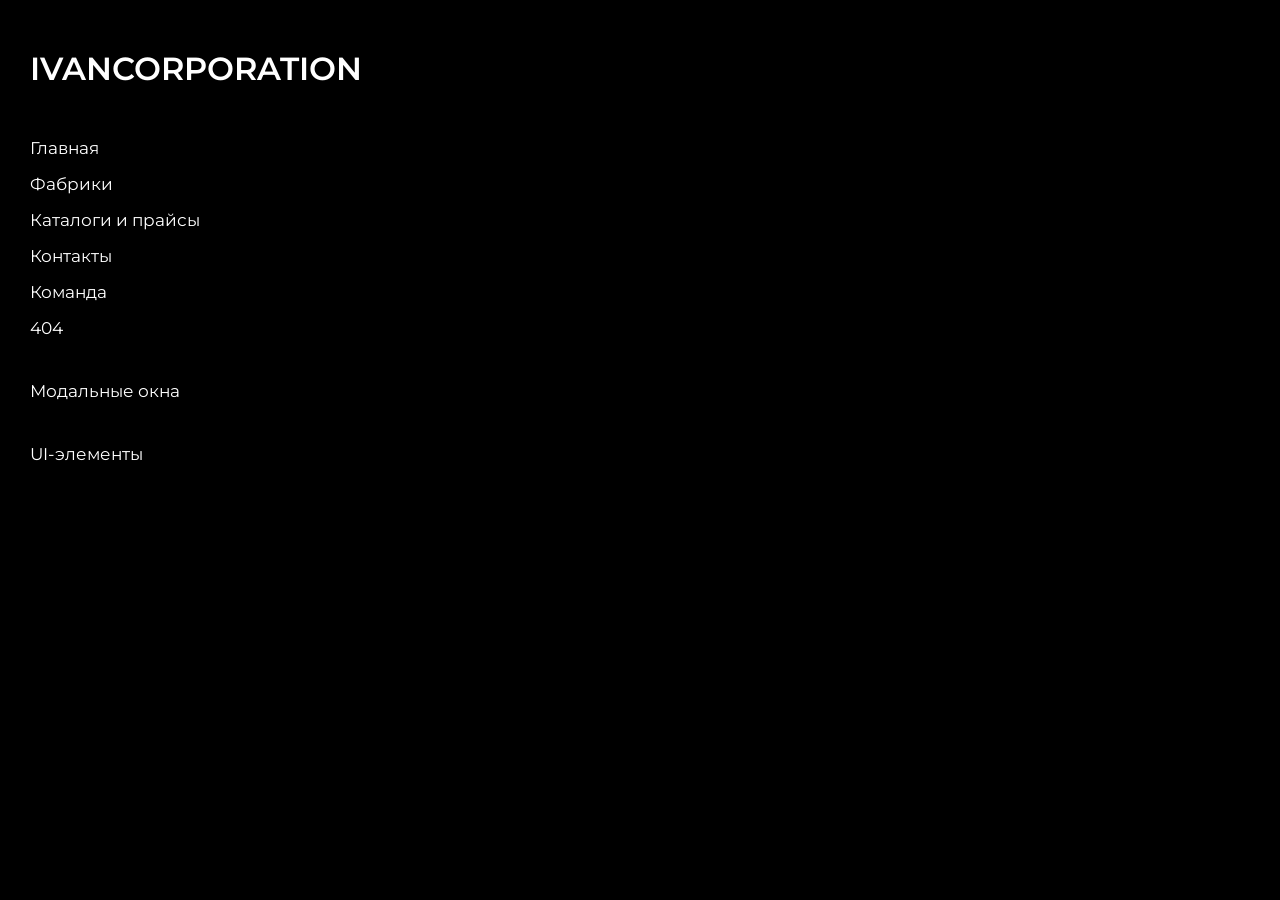
<file: index.html>
<!DOCTYPE html>
<html lang="ru">

<head>
  <meta charset="UTF-8" />
  <meta name="viewport" content="width=device-width, user-scalable=no, viewport-fit=cover" />

  <title>Все страницы</title>

  <link rel="icon" type="image/png" href="../../img/favicon/favicon-96x96.png" sizes="96x96" />
  <link rel="icon" type="image/svg+xml" href="../../img/favicon/favicon.svg" />
  <link rel="shortcut icon" href="../../img/favicon.ico" />
  <link rel="apple-touch-icon" sizes="180x180" href="../../img/favicon/apple-touch-icon.png" />
  <link rel="manifest" href="../../img/favicon/site.webmanifest" />
  <meta name="apple-mobile-web-app-title" content="Зона комфорта" />

  <link rel="stylesheet" type="text/css" href="fonts/stylesheet.css" />
  <link rel="stylesheet" type="text/css" href="css/style.css" />

  <style>
    body {
      padding: 50px 30px;
      background-color: #000;
      color: #fff;
    }

    h2 {
      color: #fff;
    }

    a {
      display: table;
      text-decoration: underline;
      text-decoration-color: transparent;
      transition: text-decoration 0.3s;
      text-underline-offset: 5px;
    }

    a:hover {
      text-decoration-color: #fff;
    }

    a+a {
      margin-top: 15px;
    }

    h2 {
      margin-bottom: 50px;
      display: block;
    }
  </style>
</head>

<body>

  <h2>Ivancorporation</h2>

  <a href="pages/index/index.html">Главная</a>
  <a href="pages/fabric/fabric.html">Фабрики</a>
  <a href="pages/catalog/catalog.html">Каталоги и прайсы</a>
  <a href="pages/contacts/contacts.html">Контакты</a>
  <a href="pages/teams/teams.html">Команда</a>
  <a href="pages/404/404.html">404</a>


  <br />
  <br />
  <a href="pages/modals/modals.html">Модальные окна</a>
  <br />
  <br />
  <a href="pages/ui/ui.html">UI-элементы</a>

</body>

</html>
</file>
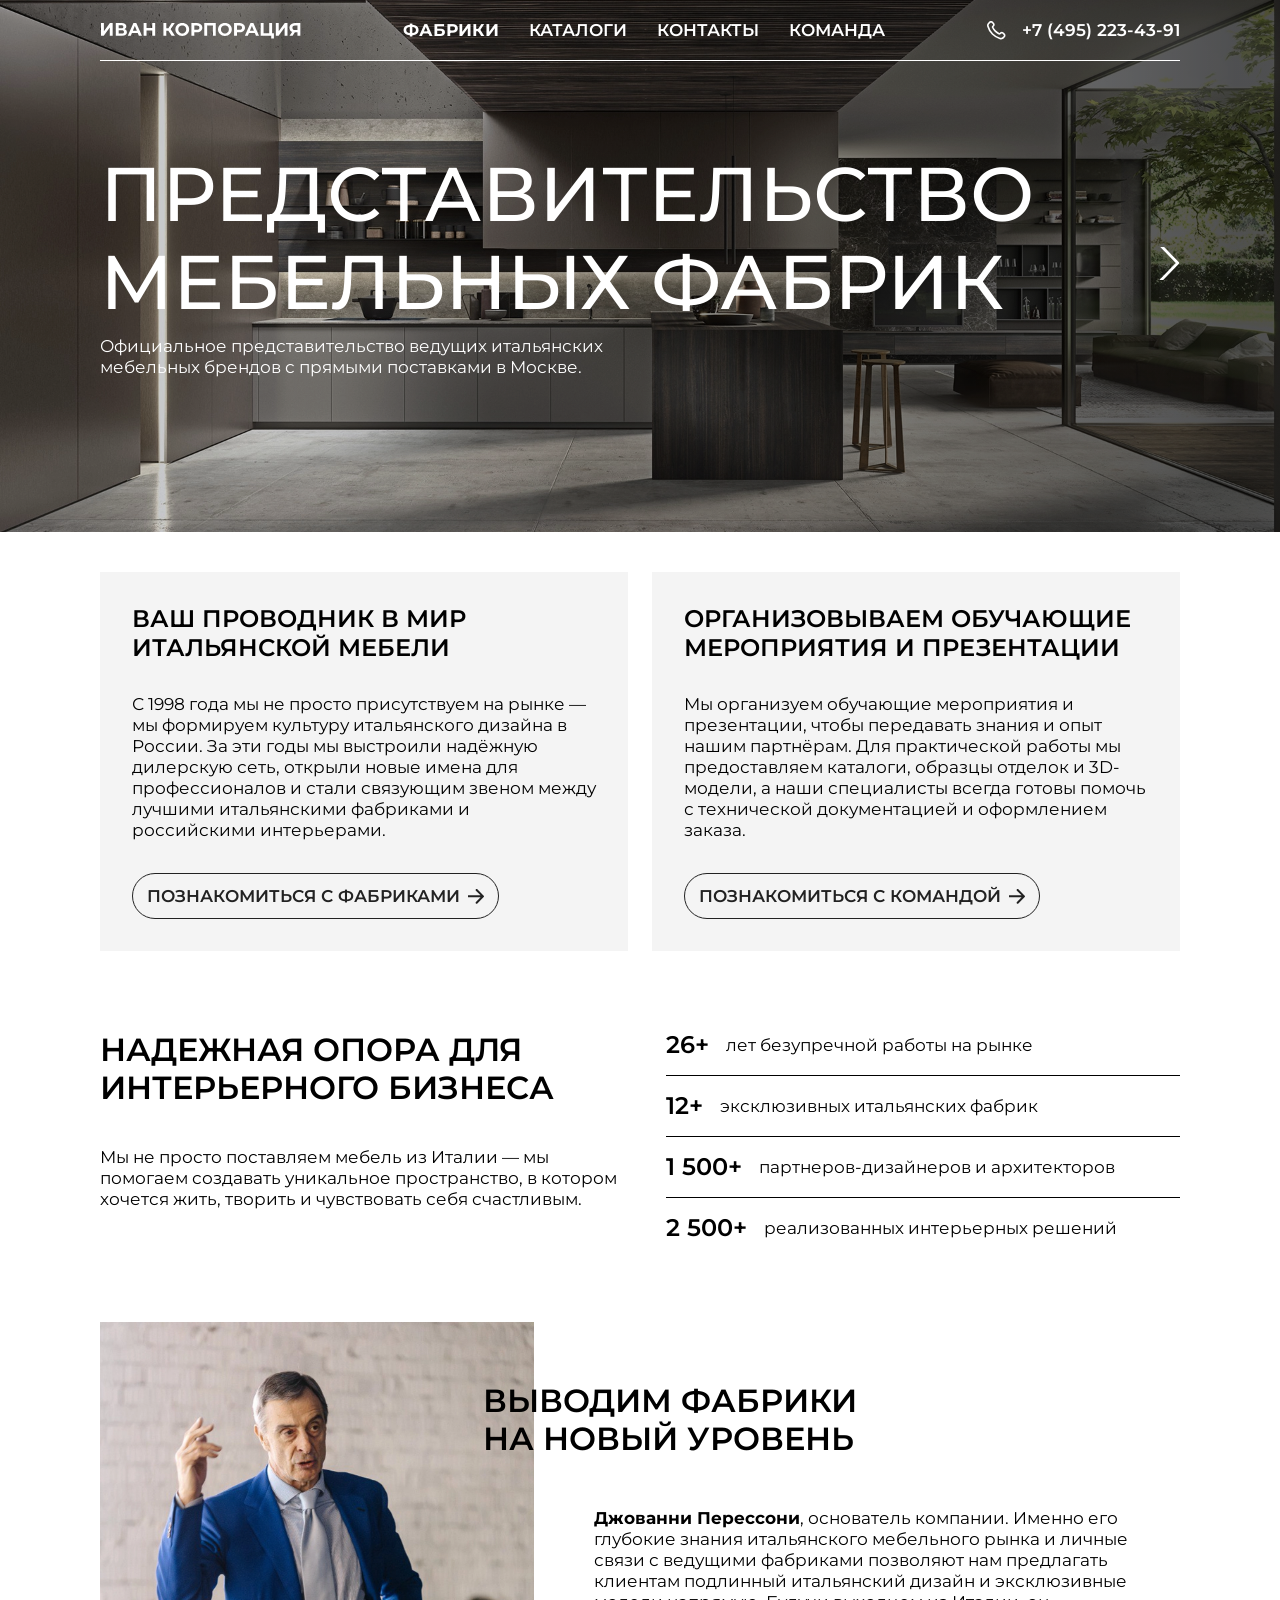
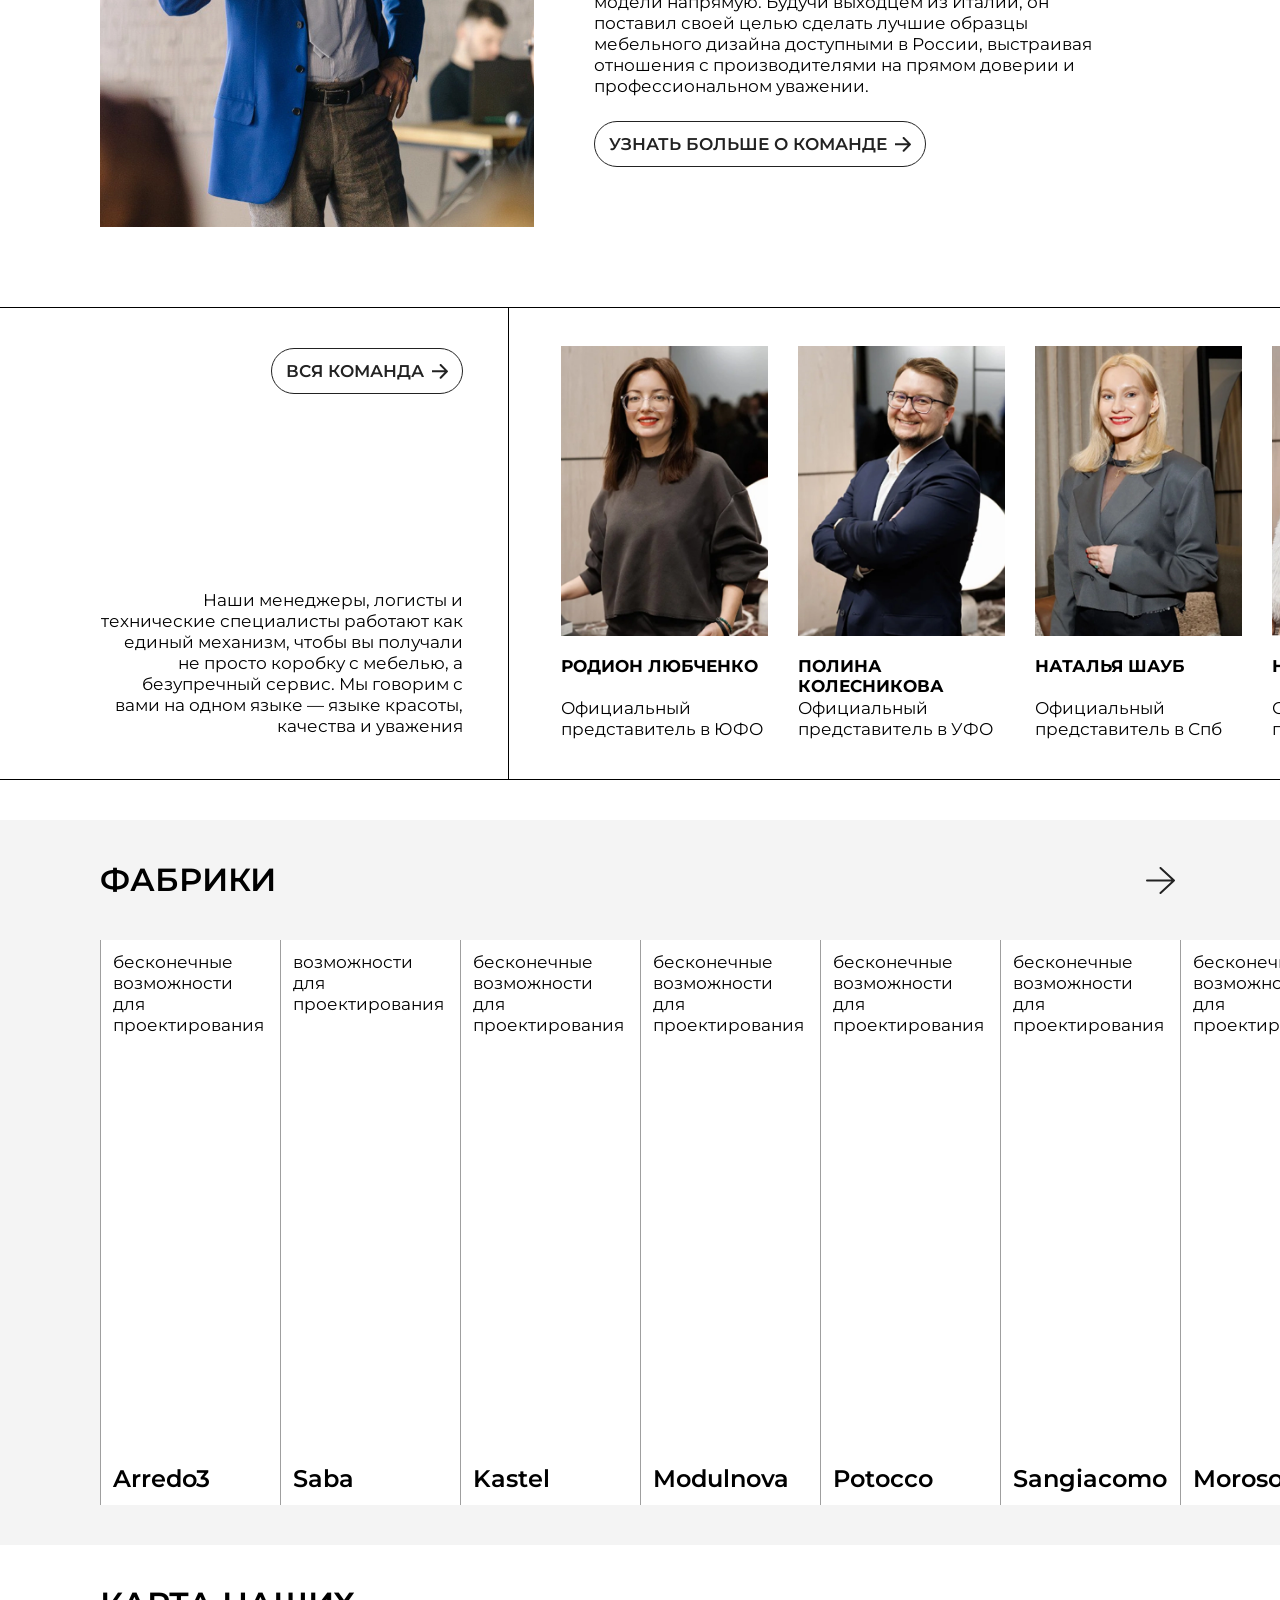
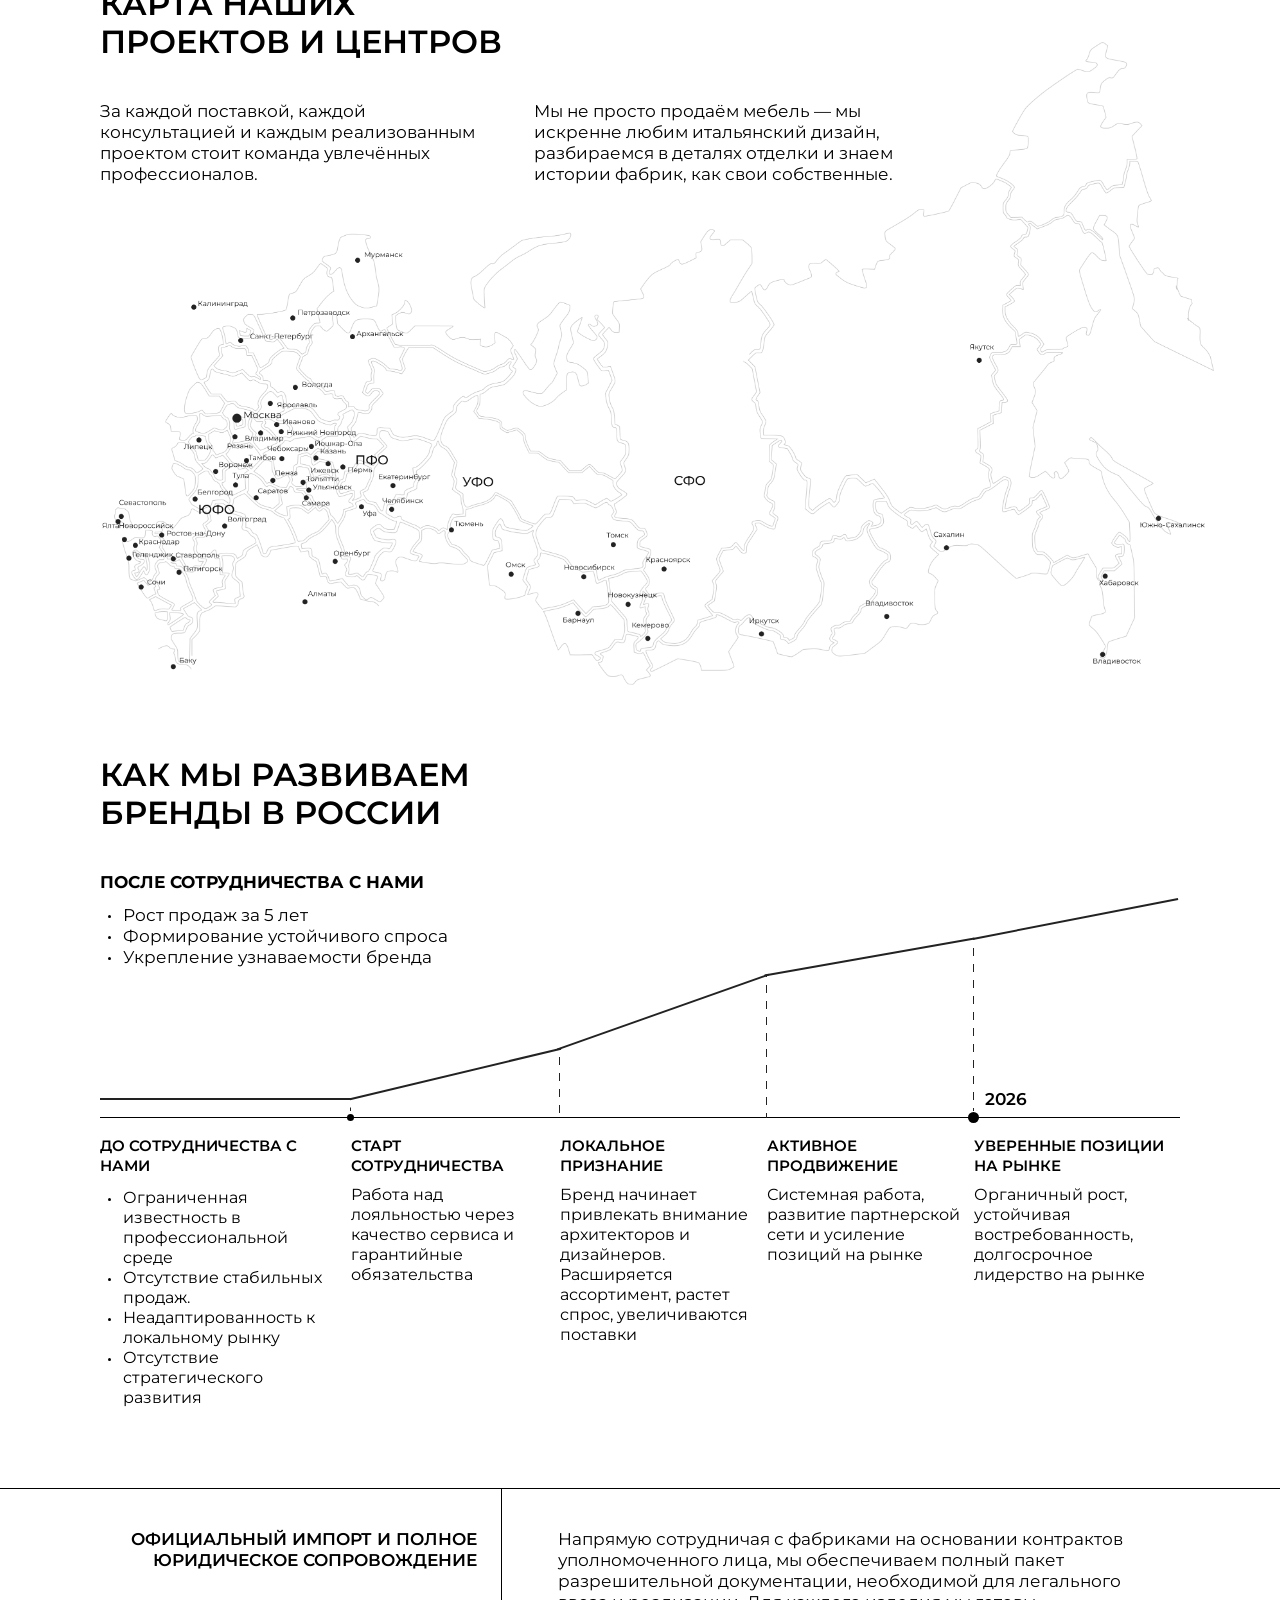
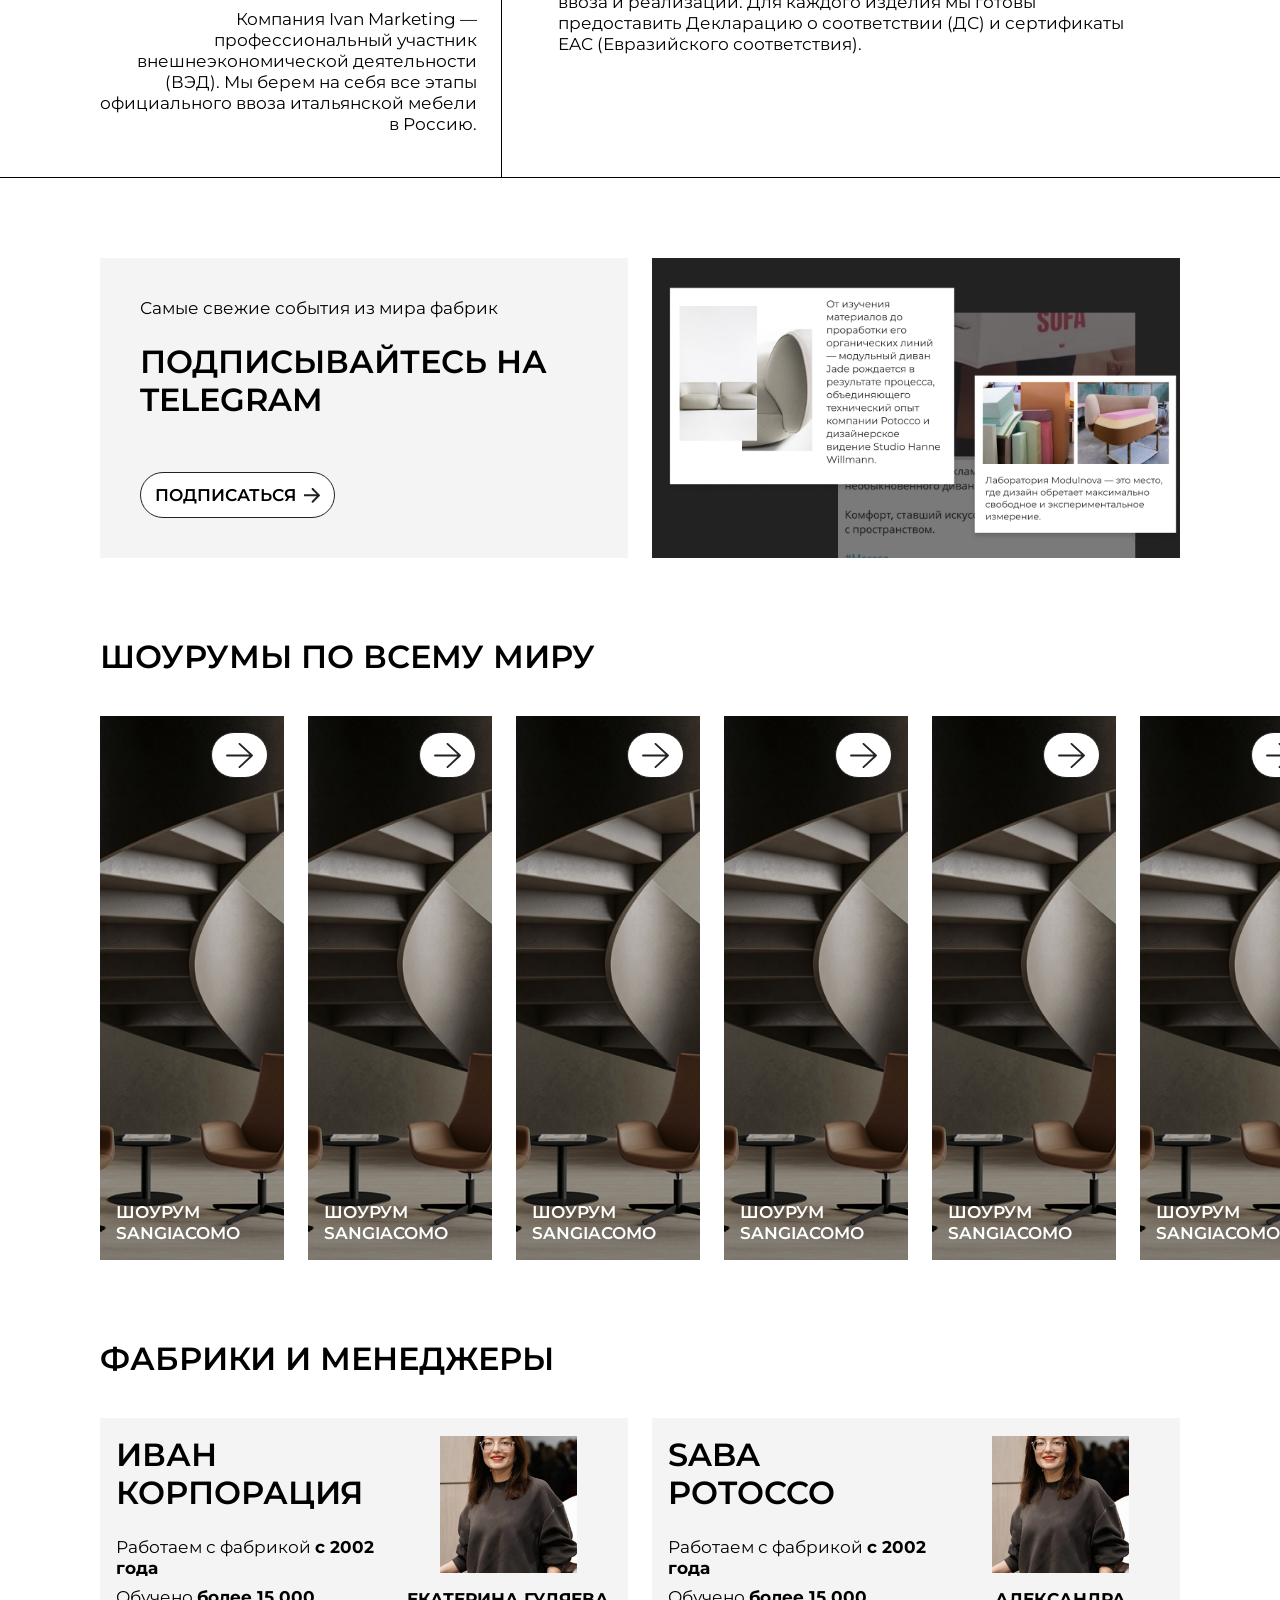
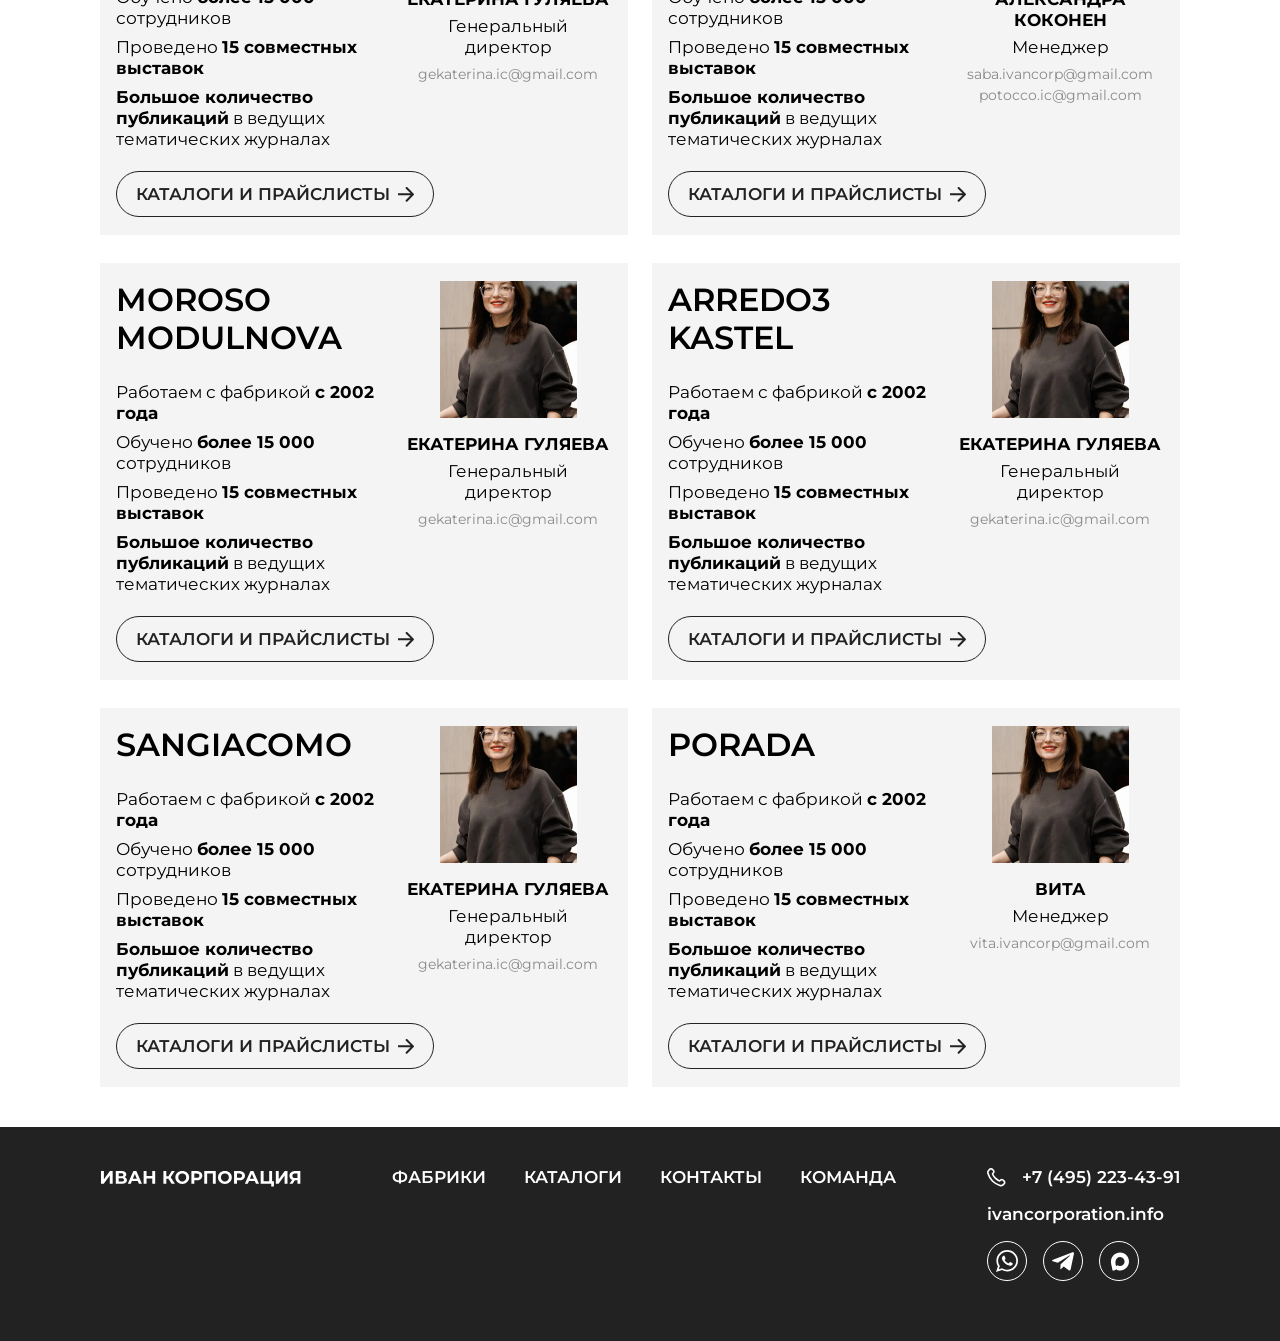
<file: pages/index/index.html>
<!DOCTYPE html>
<html lang="ru">

<head>
    <meta charset="UTF-8" />
    <meta name="viewport" content="width=device-width, initial-scale=1.0, viewport-fit=cover" />

    <title>Главная</title>

    <link rel="icon" type="image/png" href="../../img/favicon/favicon-96x96.png" sizes="96x96" />
    <link rel="icon" type="image/svg+xml" href="../../img/favicon/favicon.svg" />
    <link rel="shortcut icon" href="../../img/favicon.ico" />
    <link rel="apple-touch-icon" sizes="180x180" href="../../img/favicon/apple-touch-icon.png" />
    <link rel="manifest" href="../../img/favicon/site.webmanifest" />
    <meta name="apple-mobile-web-app-title" content="Ivancorporation" />

    <link rel="stylesheet" type="text/css" href="../../fonts/stylesheet.css" />

    <link rel="stylesheet" type="text/css" href="../../libs/swiper/swiper-bundle.min.css" />
    <link rel="stylesheet" type="text/css" href="../../libs/selectric/selectric.css" />
    <link rel="stylesheet" type="text/css" href="../../libs/micromodal/micromodal.css" />
    <link rel="stylesheet" type="text/css" href="../../libs/fancybox/fancybox.css" />
    <link rel="stylesheet" type="text/css" href="../../css/style.css" />
</head>

<body class="index-page">

    <div class="site-wrapper">
        <header class="header">
            <div class="container">
                <div class="header__inner">
                    <a href="/" class="logo">
                        <img src="../../img/svg/logo.svg" alt="logo" fetchpriority=high>
                    </a>

                    <nav class="menu">
                        <ul class="menu-list">
                            <li class="menu-item">
                                <a href="#" class="active">
                                    ФАБРИКИ
                                </a>
                            </li>
                            <li class="menu-item">
                                <a href="#">
                                    КАТАЛОГИ
                                </a>
                            </li>
                            <li class="menu-item">
                                <a href="#">
                                    КОНТАКТЫ
                                </a>
                            </li>
                            <li class="menu-item">
                                <a href="#">
                                    КОМАНДА
                                </a>
                            </li>
                        </ul>

                        <div class="menu__mobile">
                            <a href="tel:+74952234391" class="link-phone isMobile">+7 (495) 223-43-91</a>
                            <a href="mailto:ivancorporation.info" class="link-mail">ivancorporation.info</a>

                            <div class="socials">
                                <a href="#" class="socials__item socials__item--whatsapp"></a>
                                <a href="#" class="socials__item socials__item--telegram"></a>
                                <a href="#" class="socials__item socials__item--max"></a>
                            </div>
                        </div>
                    </nav>

                    <a href="tel:+74952234391" class="link-phone">+7 (495) 223-43-91</a>

                    <div class="burger">
                        <span class="burger-line"></span>
                        <span class="burger-line"></span>
                        <span class="burger-line"></span>
                    </div>
                </div>
            </div>

        </header>

        <main class="main">
            <section class="hero">
                <div class="container">
                    <div class="hero__content">
                        <h1 class="caption caption--h1">ПРЕДСТАВИТЕЛЬСТВО МЕБЕЛЬНЫХ ФАБРИК</h1>
                        <p>
                            Официальное представительство ведущих итальянских мебельных брендов с прямыми
                            поставками в
                            Москве.
                        </p>
                    </div>
                </div>

                <div class="hero__slider swiper">
                    <div class="swiper-wrapper">
                        <div class="swiper-slide">
                            <div class="picture-block">
                                <picture>
                                    <source type="image/webp" srcset="./../../img/pic-hero1.webp" />
                                    <img src="./../../img/pic-hero1.png" alt="" fetchpriority=high />
                                </picture>
                            </div>

                        </div>
                        <div class="swiper-slide">
                            <div class="picture-block">
                                <picture>
                                    <source type="image/webp" srcset="./../../img/pic-hero2.webp" />
                                    <img src="./../../img/pic-hero2.png" alt="" fetchpriority=high />
                                </picture>
                            </div>

                        </div>
                    </div>

                    <div class="hero__slider__controls">
                        <div class="btnSwiperNext"></div>
                    </div>

                </div>
            </section>

            <section class="meet">
                <div class="container">
                    <div class="meet__list">
                        <div class="meet__item">
                            <h2 class="caption caption--h3">ВАШ ПРОВОДНИК В МИР ИТАЛЬЯНСКОЙ МЕБЕЛИ</h2>
                            <p>
                                С 1998 года мы не просто присутствуем на рынке — мы формируем культуру итальянского
                                дизайна в России. За эти годы мы выстроили надёжную дилерскую сеть, открыли новые имена
                                для профессионалов и стали связующим звеном между лучшими итальянскими фабриками и
                                российскими интерьерами.
                            </p>
                            <a href="#" class="btn btn--simple btn--arrow">ПОЗНАКОМИТЬСЯ С ФАБРИКАМИ</a>
                        </div>

                        <div class="meet__item">
                            <h2 class="caption caption--h3">ОРГАНИЗОВЫВАЕМ ОБУЧАЮЩИЕ МЕРОПРИЯТИЯ И ПРЕЗЕНТАЦИИ</h2>
                            <p>
                                Мы организуем обучающие мероприятия и презентации, чтобы передавать знания и опыт нашим
                                партнёрам. Для практической
                                работы мы предоставляем каталоги, образцы отделок и 3D-модели, а наши специалисты всегда
                                готовы помочь с технической документацией и оформлением заказа.
                            </p>
                            <a href="#" class="btn btn--simple btn--arrow">ПОЗНАКОМИТЬСЯ С КОМАНДОЙ</a>
                        </div>
                    </div>
                </div>
            </section>

            <section class="reliable-support">
                <div class="container">
                    <div class="reliable-support__inner">
                        <div class="reliable-support__left">
                            <h2 class="caption">НАДЕЖНАЯ ОПОРА ДЛЯ ИНТЕРЬЕРНОГО БИЗНЕСА</h2>
                            <p>
                                Мы не просто поставляем мебель из Италии — мы помогаем создавать уникальное
                                пространство, в котором хочется жить, творить и чувствовать себя счастливым.
                            </p>
                        </div>
                        <div class="reliable-support__right">
                            <ul>
                                <li>
                                    <strong>26+</strong>
                                    <p>
                                        лет безупречной работы на рынке
                                    </p>
                                </li>
                                <li>
                                    <strong>12+</strong>
                                    <p>
                                        эксклюзивных итальянских фабрик
                                    </p>
                                </li>
                                <li>
                                    <strong>1 500+</strong>
                                    <p>
                                        партнеров-дизайнеров и архитекторов
                                    </p>
                                </li>
                                <li>
                                    <strong>2 500+</strong>
                                    <p>
                                        реализованных интерьерных решений
                                    </p>
                                </li>
                            </ul>
                        </div>
                    </div>
                </div>
            </section>

            <section class="new-level">
                <div class="container">
                    <div class="new-level__inner">
                        <div class="new-level__left">
                            <div class="picture-block">
                                <picture>
                                    <source type="image/webp" srcset="./../../img/super-men.webp" />
                                    <img src="./../../img/super-men.jpg" alt="boss" fetchpriority="low"
                                        loading="lazy" />
                                </picture>
                            </div>

                        </div>

                        <div class="new-level__right">
                            <h2 class="caption caption--h2">ВЫВОДИМ ФАБРИКИ
                                НА НОВЫЙ УРОВЕНЬ</h2>
                            <p>
                                <strong>Джованни Перессони</strong>, основатель компании. Именно его глубокие знания
                                итальянского
                                мебельного рынка и личные связи с ведущими фабриками позволяют нам предлагать клиентам
                                подлинный итальянский дизайн и эксклюзивные модели напрямую. Будучи выходцем из Италии,
                                он поставил своей целью сделать лучшие образцы мебельного дизайна доступными в России,
                                выстраивая отношения с производителями на прямом доверии и профессиональном уважении.
                            </p>

                            <a href="#" class="btn btn--simple btn--arrow">УЗНАТЬ БОЛЬШЕ О КОМАНДЕ</a>
                        </div>
                    </div>
                </div>
            </section>

            <section class="teams">
                <div class="teams__wrap">
                    <div class="container">
                        <div class="teams__inner">
                            <div class="teams__left">
                                <a href="#" class="btn btn--simple btn--arrow">ВСЯ КОМАНДА</a>
                                <p>
                                    Наши менеджеры, логисты и технические специалисты работают как единый механизм,
                                    чтобы вы
                                    получали не просто коробку с мебелью, а безупречный сервис.
                                    Мы говорим с вами на одном языке — языке красоты, качества и уважения
                                </p>
                            </div>

                            <div class="teams__right">
                                <div class="teams__slider swiper">
                                    <div class="swiper-wrapper">
                                        <div class="swiper-slide">
                                            <div class="picture-block">
                                                <picture>
                                                    <source type="image/webp" srcset="./../../img/people1.webp" />
                                                    <img src="./../../img/people1.jpg" alt="" fetchpriority="low"
                                                        loading="lazy">
                                                </picture>
                                            </div>

                                            <strong>РОДИОН ЛЮБЧЕНКО</strong>
                                            <p>
                                                Официальный представитель в ЮФО
                                            </p>
                                        </div>

                                        <div class="swiper-slide">
                                            <div class="picture-block">
                                                <picture>
                                                    <source type="image/webp" srcset="./../../img/people2.webp" />
                                                    <img src="./../../img/people2.jpg" alt="" fetchpriority="low"
                                                        loading="lazy">
                                                </picture>
                                            </div>

                                            <strong>ПОЛИНА КОЛЕСНИКОВА</strong>
                                            <p>
                                                Официальный представитель в УФО
                                            </p>
                                        </div>

                                        <div class="swiper-slide">
                                            <div class="picture-block">
                                                <picture>
                                                    <source type="image/webp" srcset="./../../img/people3.webp" />
                                                    <img src="./../../img/people3.jpg" alt="" fetchpriority="low"
                                                        loading="lazy">
                                                </picture>
                                            </div>

                                            <strong>НАТАЛЬЯ ШАУБ</strong>
                                            <p>
                                                Официальный представитель в Спб
                                            </p>
                                        </div>

                                        <div class="swiper-slide">
                                            <div class="picture-block">
                                                <picture>
                                                    <source type="image/webp" srcset="./../../img/people4.webp" />
                                                    <img src="./../../img/people4.jpg" alt="" fetchpriority="low"
                                                        loading="lazy">
                                                </picture>
                                            </div>

                                            <strong>НАТАЛЬЯ ШАУБ</strong>
                                            <p>
                                                Официальный представитель в Спб
                                            </p>
                                        </div>

                                        <div class="swiper-slide">
                                            <div class="picture-block">
                                                <picture>
                                                    <source type="image/webp" srcset="./../../img/people1.webp" />
                                                    <img src="./../../img/people1.jpg" alt="" fetchpriority="low"
                                                        loading="lazy">
                                                </picture>
                                            </div>

                                            <strong>НАТАЛЬЯ ШАУБ</strong>
                                            <p>
                                                Официальный представитель в Спб
                                            </p>
                                        </div>

                                    </div>
                                </div>
                            </div>
                        </div>
                    </div>
                </div>
            </section>

            <section class="fabric-all">
                <div class="container">
                    <div class="fabric-all__inner">
                        <div class="fabric-all__head">
                            <h2 class="caption caption--h2">ФАБРИКИ</h2>

                            <div class="swiper-controls-simple">
                                <div class="btnSwiperPrev"></div>
                                <div class="btnSwiperNext"></div>
                            </div>
                        </div>

                        <div class="fabric-all__body">
                            <div class="fabric-all__slider swiper">
                                <div class="fabric-all__list swiper-wrapper">
                                    <div class="fabric-all__item swiper-slide" data-modal-fabric="popup-fabric">
                                        <div class="fabric-all__content">
                                            <span class="text-small">бесконечные возможности для проектирования</span>
                                            <span class="caption caption--h3">Arredo3</span>
                                        </div>

                                        <div class="fabric-all__invis">
                                            <span class="caption caption--h2">Стильные решения
                                                для комфорта </span>

                                            <a href="javascript:void(0)" class="btn btn--white btn--arrow">ПОДРОБНЕЕ</a>
                                        </div>

                                        <div class="picture-block">
                                            <picture>
                                                <source type="image/webp" srcset="./../../img/pic-fabric-all.webp" />
                                                <!-- data-src-big - это большая картинка для открытия в попапе -->
                                                <img src="./../../img/pic-fabric-all.jpg"
                                                    data-src-big="./../../img/pic-fabric-all-big.jpg" alt="" />
                                            </picture>
                                        </div>

                                    </div>

                                    <div class="fabric-all__item swiper-slide" data-modal-fabric="popup-fabric">
                                        <div class="fabric-all__content">
                                            <span class="text-small">возможности для проектирования</span>
                                            <span class="caption caption--h3">Saba</span>
                                        </div>

                                        <div class="fabric-all__invis">
                                            <span class="caption caption--h2">Просто другой текст</span>

                                            <a href="javascript:void(0)" class="btn btn--white btn--arrow">ПОДРОБНЕЕ</a>
                                        </div>

                                        <div class="picture-block">
                                            <picture>
                                                <source type="image/webp" srcset="./../../img/pic-fabric.webp" />
                                                <img src="./../../img/pic-fabric.jpg"
                                                    data-src-big="./../../img/pic-fabric.jpg" alt="" />
                                            </picture>
                                        </div>
                                    </div>

                                    <div class="fabric-all__item swiper-slide" data-modal-fabric="popup-fabric">
                                        <div class="fabric-all__content">
                                            <span class="text-small">бесконечные возможности для проектирования</span>
                                            <span class="caption caption--h3">Kastel</span>
                                        </div>

                                        <div class="fabric-all__invis">
                                            <span class="caption caption--h2">Стильные решения
                                                для комфорта </span>

                                            <a href="javascript:void(0)" class="btn btn--white btn--arrow">ПОДРОБНЕЕ</a>
                                        </div>

                                        <div class="picture-block">
                                            <picture>
                                                <source type="image/webp" srcset="./../../img/pic-fabric-all.webp" />
                                                <img src="./../../img/pic-fabric-all.jpg"
                                                    data-src-big="./../../img/pic-fabric.jpg" alt="" />
                                            </picture>
                                        </div>
                                    </div>

                                    <div class="fabric-all__item swiper-slide" data-modal-fabric="popup-fabric">
                                        <div class="fabric-all__content">
                                            <span class="text-small">бесконечные возможности для проектирования</span>
                                            <span class="caption caption--h3">Modulnova</span>
                                        </div>

                                        <div class="fabric-all__invis">
                                            <span class="caption caption--h2">Стильные решения
                                                для комфорта </span>

                                            <a href="javascript:void(0)" class="btn btn--white btn--arrow">ПОДРОБНЕЕ</a>
                                        </div>

                                        <div class="picture-block">
                                            <picture>
                                                <source type="image/webp" srcset="./../../img/pic-fabric-all.webp" />
                                                <img src="./../../img/pic-fabric-all.jpg"
                                                    data-src-big="./../../img/pic-fabric.jpg" alt="" />
                                            </picture>
                                        </div>
                                    </div>

                                    <div class="fabric-all__item swiper-slide" data-modal-fabric="popup-fabric">
                                        <div class="fabric-all__content">
                                            <span class="text-small">бесконечные возможности для проектирования</span>
                                            <span class="caption caption--h3">Potocco</span>
                                        </div>

                                        <div class="fabric-all__invis">
                                            <span class="caption caption--h2">Стильные решения
                                                для комфорта </span>

                                            <a href="javascript:void(0)" class="btn btn--white btn--arrow">ПОДРОБНЕЕ</a>
                                        </div>

                                        <div class="picture-block">
                                            <picture>
                                                <source type="image/webp" srcset="./../../img/pic-fabric-all.webp" />
                                                <img src="./../../img/pic-fabric-all.jpg"
                                                    data-src-big="./../../img/pic-fabric.jpg" alt="" />
                                            </picture>
                                        </div>
                                    </div>

                                    <div class="fabric-all__item swiper-slide" data-modal-fabric="popup-fabric">
                                        <div class="fabric-all__content">
                                            <span class="text-small">бесконечные возможности для проектирования</span>
                                            <span class="caption caption--h3">Sangiacomo</span>
                                        </div>
                                        <div class="fabric-all__invis">
                                            <span class="caption caption--h2">Стильные решения
                                                для комфорта </span>

                                            <a href="javascript:void(0)" class="btn btn--white btn--arrow">ПОДРОБНЕЕ</a>
                                        </div>

                                        <div class="picture-block">
                                            <picture>
                                                <source type="image/webp" srcset="./../../img/pic-fabric-all.webp" />
                                                <img src="./../../img/pic-fabric-all.jpg"
                                                    data-src-big="./../../img/pic-fabric.jpg" alt="" />
                                            </picture>
                                        </div>
                                    </div>

                                    <div class="fabric-all__item swiper-slide" data-modal-fabric="popup-fabric">
                                        <div class="fabric-all__content">
                                            <span class="text-small">бесконечные возможности для проектирования</span>
                                            <span class="caption caption--h3">Moroso</span>
                                        </div>

                                        <div class="fabric-all__invis">
                                            <span class="caption caption--h2">Стильные решения
                                                для комфорта </span>

                                            <a href="javascript:void(0)" class="btn btn--white btn--arrow">ПОДРОБНЕЕ</a>
                                        </div>

                                        <div class="picture-block">
                                            <picture>
                                                <source type="image/webp" srcset="./../../img/pic-fabric-all.webp" />
                                                <img src="./../../img/pic-fabric-all.jpg"
                                                    data-src-big="./../../img/pic-fabric.jpg" alt="" />
                                            </picture>
                                        </div>
                                    </div>

                                    <div class="fabric-all__item swiper-slide" data-modal-fabric="popup-fabric">
                                        <div class="fabric-all__content">
                                            <span class="text-small">бесконечные возможности для проектирования</span>
                                            <span class="caption caption--h3">Kastel</span>
                                        </div>

                                        <div class="fabric-all__invis">
                                            <span class="caption caption--h2">Стильные решения
                                                для комфорта </span>

                                            <a href="javascript:void(0)" class="btn btn--white btn--arrow">ПОДРОБНЕЕ</a>
                                        </div>

                                        <div class="picture-block">
                                            <picture>
                                                <source type="image/webp" srcset="./../../img/pic-fabric-all.webp" />
                                                <img src="./../../img/pic-fabric-all.jpg"
                                                    data-src-big="./../../img/pic-fabric.jpg" alt="" />
                                            </picture>
                                        </div>
                                    </div>

                                    <div class="fabric-all__item swiper-slide" data-modal-fabric="popup-fabric">
                                        <div class="fabric-all__content">
                                            <span class="text-small">бесконечные возможности для проектирования</span>
                                            <span class="caption caption--h3">Kastel</span>
                                        </div>

                                        <div class="fabric-all__invis">
                                            <span class="caption caption--h2">Стильные решения
                                                для комфорта </span>

                                            <a href="javascript:void(0)" class="btn btn--white btn--arrow">ПОДРОБНЕЕ</a>
                                        </div>

                                        <div class="picture-block">
                                            <picture>
                                                <source type="image/webp" srcset="./../../img/pic-fabric-all.webp" />
                                                <img src="./../../img/pic-fabric-all.jpg"
                                                    data-src-big="./../../img/pic-fabric.jpg" alt="" />
                                            </picture>
                                        </div>
                                    </div>

                                    <!-- обязательно в самом конце -->
                                    <div class="fabric-all__item fabric-all__item--empty swiper-slide"></div>
                                </div>
                            </div>

                            <div class="fabric-invis-block">
                                <div class="fabric-invis-block__content">
                                    <span class="fabric-invis-block__title">Kastel</span>
                                    <span class="caption caption--h2">Стильные решения
                                        для комфорта </span>
                                    <a href="#" class="btn btn--dark btn--arrow">ПЕРЕЙТИ К КАТАЛОГАМ</a>
                                </div>

                                <div class="fabric-invis-block__controls">
                                    <a href="javascript:void(0)"
                                        class="btn btn--white btn--arrow back-fabric-invis">НАЗАД К ФАБРИКАМ</a>
                                    <span class="text">бесконечные возможности для проектирования</span>
                                </div>

                                <div class="picture-block">
                                    <picture>
                                        <source type="image/webp" srcset="./../../img/pic-fabric-all-big.webp" />
                                        <img src="./../../img/pic-fabric-all-big.jpg" alt="" />
                                    </picture>
                                </div>


                            </div>
                        </div>
                    </div>
                </div>
            </section>

            <section class="map-main">
                <div class="container">
                    <div class="map-main__head">
                        <h2 class="caption caption--h2">КАРТА НАШИХ ПРОЕКТОВ И ЦЕНТРОВ</h2>
                        <p>
                            За каждой поставкой, каждой консультацией и каждым реализованным проектом стоит команда
                            увлечённых профессионалов.
                        </p>

                        <p>
                            Мы не просто продаём мебель — мы искренне любим итальянский дизайн, разбираемся в деталях
                            отделки и знаем истории фабрик, как свои собственные.
                        </p>
                    </div>
                </div>

                <div class="picture-block">
                    <picture>
                        <source type="image/webp" srcset="./../../img/pic-map-main.webp" />
                        <img src="./../../img/pic-map-main.png" alt="" fetchpriority="low" loading="lazy" />
                    </picture>
                </div>

            </section>

            <section class="roadmap">
                <div class="container">
                    <div class="roadmap__inner">
                        <h2 class="caption caption--h2">КАК МЫ РАЗВИВАЕМ БРЕНДЫ В РОССИИ</h2>

                        <strong>ПОСЛЕ СОТРУДНИЧЕСТВА С НАМИ</strong>

                        <ul>
                            <li>Рост продаж за 5 лет</li>
                            <li>Формирование устойчивого спроса</li>
                            <li>Укрепление узнаваемости бренда</li>
                        </ul>

                        <div class="roadmap__list">
                            <div class="roadmap__item">
                                <strong>ДО СОТРУДНИЧЕСТВА С НАМИ</strong>
                                <ul>
                                    <li>Ограниченная известность в профессиональной среде</li>
                                    <li>Отсутствие стабильных продаж.</li>
                                    <li>Неадаптированность к локальному рынку</li>
                                    <li>Отсутствие стратегического развития</li>
                                </ul>

                                <span class="line"></span>
                            </div>

                            <div class="roadmap__item">
                                <strong>СТАРТ СОТРУДНИЧЕСТВА</strong>
                                <p>
                                    Работа над лояльностью через качество сервиса и гарантийные обязательства
                                </p>

                                <span class="line"></span>
                            </div>

                            <div class="roadmap__item">
                                <strong>ЛОКАЛЬНОЕ ПРИЗНАНИЕ</strong>
                                <p>
                                    Бренд начинает привлекать внимание архитекторов и дизайнеров. Расширяется
                                    ассортимент, растет спрос, увеличиваются поставки
                                </p>

                                <span class="line"></span>
                            </div>

                            <div class="roadmap__item">
                                <strong>АКТИВНОЕ ПРОДВИЖЕНИЕ</strong>
                                <p>
                                    Системная работа, развитие партнерской сети и усиление позиций на рынке
                                </p>

                                <span class="line"></span>
                            </div>

                            <div class="roadmap__item">
                                <strong>УВЕРЕННЫЕ ПОЗИЦИИ НА РЫНКЕ</strong>
                                <p>
                                    Органичный рост, устойчивая востребованность, долгосрочное лидерство
                                    на рынке
                                </p>

                                <span class="age">2026</span>
                                <span class="line"></span>
                            </div>
                        </div>


                    </div>
                </div>
            </section>

            <section class="text-main">
                <div class="text-main__wrap">
                    <div class="container">
                        <div class="text-main__inner">
                            <div class="text-main__left">
                                <h2 class="caption caption--h5">ОФИЦИАЛЬНЫЙ ИМПОРТ И ПОЛНОЕ ЮРИДИЧЕСКОЕ СОПРОВОЖДЕНИЕ
                                </h2>

                                <p>
                                    Компания Ivan Marketing — профессиональный участник внешнеэкономической деятельности
                                    (ВЭД). Мы берем на себя все этапы официального ввоза итальянской мебели в Россию.
                                </p>
                            </div>
                            <div class="text-main__right">
                                <p>
                                    Напрямую сотрудничая с фабриками на основании контрактов уполномоченного лица, мы
                                    обеспечиваем полный пакет разрешительной документации, необходимой для легального
                                    ввоза
                                    и реализации. Для каждого изделия мы готовы предоставить Декларацию о соответствии
                                    (ДС)
                                    и сертификаты EAC (Евразийского соответствия).
                                </p>
                            </div>
                        </div>
                    </div>
                </div>
            </section>

            <section class="subscribe">
                <div class="container">
                    <div class="subscribe__inner">
                        <div class="subscribe__left">
                            <span class="subscribe__desc">Самые свежие события из мира фабрик</span>
                            <h2 class="caption caption--h2">ПОДПИСЫВАЙТЕСЬ НА TELEGRAM</h2>

                            <a href="#" class="btn btn--white btn--arrow">ПОДПИСАТЬСЯ</a>
                        </div>

                        <div class="subscribe__right">
                            <div class="picture-block">
                                <picture>
                                    <source type="image/webp" srcset="./../../img/pic-subscribe.webp" />
                                    <img src="./../../img/pic-subscribe.jpg" alt="" />
                                </picture>
                            </div>
                        </div>
                    </div>
                </div>
            </section>

            <section class="showrooms-main">
                <div class="container">
                    <h2 class="caption caption--h2">ШОУРУМЫ ПО ВСЕМУ МИРУ</h2>

                    <div class="showrooms-main__slider swiper">
                        <div class="swiper-wrapper">
                            <div class="swiper-slide">

                                <!-- имитация кнопки, дублируем, так надо по дизайну -->
                                <span class="link-gallery--imitation btn btn--white btn--arrow--big"
                                    data-gallery-trigger="showrooms-1"></span>

                                <!-- основная кнопка, она запускает галерею -->
                                <span class="link-gallery btn btn--white btn--arrow--big"
                                    data-gallery-trigger="showrooms-1">СМОТРЕТЬ ФОТО</span>

                                <!-- все фотки для галереи -->
                                <a href="./../../img/pic-showrooms.png" data-fancybox="showrooms-1"
                                    style="display: none;"></a>
                                <a href="./../../img/pic-showrooms2.png" data-fancybox="showrooms-1"
                                    style="display: none;"></a>
                                <a href="./../../img/pic-showrooms.png" data-fancybox="showrooms-1"
                                    style="display: none;"></a>
                                <a href="./../../img/pic-showrooms2.png" data-fancybox="showrooms-1"
                                    style="display: none;"></a>
                                <!-- /все фотки для галереи -->

                                <!-- тут тоже запускаем галерею по клику на фото -->
                                <div class="picture-block" data-gallery-trigger="showrooms-1">
                                    <picture>
                                        <source type="image/webp" srcset="./../../img/pic-showrooms.webp" />
                                        <img src="./../../img/pic-showrooms.png" alt="">
                                    </picture>
                                </div>

                                <span class="showrooms-main__title">ШОУРУМ SANGIACOMO</span>

                                <div class="showrooms-main__content">
                                    <span class="caption caption--h3">ШОУРУМ SANGIACOMO</span>
                                    <p>
                                        Адрес: Италия, Via di Vittorio, 14, 33074 Vigonovo di Fontanafredda (PN)
                                    </p>
                                </div>
                            </div>

                            <div class="swiper-slide">

                                <!-- имитация кнопки, дублируем, так надо по дизайну -->
                                <span class="link-gallery--imitation btn btn--white btn--arrow--big"
                                    data-gallery-trigger="showrooms-2"></span>

                                <!-- основная кнопка, она запускает галерею -->
                                <span class="link-gallery btn btn--white btn--arrow--big"
                                    data-gallery-trigger="showrooms-2">СМОТРЕТЬ ФОТО</span>

                                <!-- все фотки для галереи -->
                                <a href="./../../img/pic-showrooms.png" data-fancybox="showrooms-2"
                                    style="display: none;"></a>
                                <a href="./../../img/pic-showrooms2.png" data-fancybox="showrooms-2"
                                    style="display: none;"></a>
                                <a href="./../../img/pic-showrooms.png" data-fancybox="showrooms-2"
                                    style="display: none;"></a>
                                <!-- /все фотки для галереи -->

                                <!-- тут тоже запускаем галерею по клику на фото -->
                                <div class="picture-block" data-gallery-trigger="showrooms-2">
                                    <picture>
                                        <source type="image/webp" srcset="./../../img/pic-showrooms.webp" />
                                        <img src="./../../img/pic-showrooms.png" alt="">
                                    </picture>
                                </div>

                                <span class="showrooms-main__title">ШОУРУМ SANGIACOMO</span>

                                <div class="showrooms-main__content">
                                    <span class="caption caption--h3">ШОУРУМ SANGIACOMO</span>
                                    <p>
                                        Адрес: Италия, Via di Vittorio, 14, 33074 Vigonovo di Fontanafredda (PN)
                                    </p>
                                </div>
                            </div>

                            <div class="swiper-slide">

                                <!-- имитация кнопки, дублируем, так надо по дизайну -->
                                <span class="link-gallery--imitation btn btn--white btn--arrow--big"
                                    data-gallery-trigger="showrooms-3"></span>

                                <!-- основная кнопка, она запускает галерею -->
                                <span class="link-gallery btn btn--white btn--arrow--big"
                                    data-gallery-trigger="showrooms-3">СМОТРЕТЬ ФОТО</span>

                                <!-- все фотки для галереи -->
                                <a href="./../../img/pic-showrooms.png" data-fancybox="showrooms-3"
                                    style="display: none;"></a>
                                <a href="./../../img/pic-showrooms2.png" data-fancybox="showrooms-3"
                                    style="display: none;"></a>
                                <!-- /все фотки для галереи -->

                                <!-- тут тоже запускаем галерею по клику на фото -->
                                <div class="picture-block" data-gallery-trigger="showrooms-3">
                                    <picture>
                                        <source type="image/webp" srcset="./../../img/pic-showrooms.webp" />
                                        <img src="./../../img/pic-showrooms.png" alt="">
                                    </picture>
                                </div>

                                <span class="showrooms-main__title">ШОУРУМ SANGIACOMO</span>

                                <div class="showrooms-main__content">
                                    <span class="caption caption--h3">ШОУРУМ SANGIACOMO</span>
                                    <p>
                                        Адрес: Италия, Via di Vittorio, 14, 33074 Vigonovo di Fontanafredda (PN)
                                    </p>
                                </div>
                            </div>

                            <div class="swiper-slide">

                                <!-- имитация кнопки, дублируем, так надо по дизайну -->
                                <span class="link-gallery--imitation btn btn--white btn--arrow--big"
                                    data-gallery-trigger="showrooms-4"></span>

                                <!-- основная кнопка, она запускает галерею -->
                                <span class="link-gallery btn btn--white btn--arrow--big"
                                    data-gallery-trigger="showrooms-4">СМОТРЕТЬ ФОТО</span>

                                <!-- все фотки для галереи -->
                                <a href="./../../img/pic-showrooms.png" data-fancybox="showrooms-4"
                                    style="display: none;"></a>
                                <a href="./../../img/pic-showrooms2.png" data-fancybox="showrooms-4"
                                    style="display: none;"></a>
                                <a href="./../../img/pic-showrooms.png" data-fancybox="showrooms-4"
                                    style="display: none;"></a>
                                <a href="./../../img/pic-showrooms2.png" data-fancybox="showrooms-4"
                                    style="display: none;"></a>
                                <a href="./../../img/pic-showrooms.png" data-fancybox="showrooms-4"
                                    style="display: none;"></a>
                                <a href="./../../img/pic-showrooms2.png" data-fancybox="showrooms-4"
                                    style="display: none;"></a>
                                <a href="./../../img/pic-showrooms.png" data-fancybox="showrooms-4"
                                    style="display: none;"></a>
                                <a href="./../../img/pic-showrooms2.png" data-fancybox="showrooms-4"
                                    style="display: none;"></a>
                                <!-- /все фотки для галереи -->

                                <!-- тут тоже запускаем галерею по клику на фото -->
                                <div class="picture-block" data-gallery-trigger="showrooms-4">
                                    <picture>
                                        <source type="image/webp" srcset="./../../img/pic-showrooms.webp" />
                                        <img src="./../../img/pic-showrooms.png" alt="">
                                    </picture>
                                </div>

                                <span class="showrooms-main__title">ШОУРУМ SANGIACOMO</span>

                                <div class="showrooms-main__content">
                                    <span class="caption caption--h3">ШОУРУМ SANGIACOMO</span>
                                    <p>
                                        Адрес: Италия, Via di Vittorio, 14, 33074 Vigonovo di Fontanafredda (PN)
                                    </p>
                                </div>
                            </div>

                            <div class="swiper-slide">

                                <!-- имитация кнопки, дублируем, так надо по дизайну -->
                                <span class="link-gallery--imitation btn btn--white btn--arrow--big"
                                    data-gallery-trigger="showrooms-5"></span>

                                <!-- основная кнопка, она запускает галерею -->
                                <span class="link-gallery btn btn--white btn--arrow--big"
                                    data-gallery-trigger="showrooms-5">СМОТРЕТЬ ФОТО</span>

                                <!-- все фотки для галереи -->
                                <a href="./../../img/pic-showrooms.png" data-fancybox="showrooms-5"
                                    style="display: none;"></a>
                                <!-- /все фотки для галереи -->

                                <!-- тут тоже запускаем галерею по клику на фото -->
                                <div class="picture-block" data-gallery-trigger="showrooms-5">
                                    <picture>
                                        <source type="image/webp" srcset="./../../img/pic-showrooms.webp" />
                                        <img src="./../../img/pic-showrooms.png" alt="">
                                    </picture>
                                </div>

                                <span class="showrooms-main__title">ШОУРУМ SANGIACOMO</span>

                                <div class="showrooms-main__content">
                                    <span class="caption caption--h3">ШОУРУМ SANGIACOMO</span>
                                    <p>
                                        Адрес: Италия, Via di Vittorio, 14, 33074 Vigonovo di Fontanafredda (PN)
                                    </p>
                                </div>
                            </div>

                            <div class="swiper-slide">

                                <!-- имитация кнопки, дублируем, так надо по дизайну -->
                                <span class="link-gallery--imitation btn btn--white btn--arrow--big"
                                    data-gallery-trigger="showrooms-6"></span>

                                <!-- основная кнопка, она запускает галерею -->
                                <span class="link-gallery btn btn--white btn--arrow--big"
                                    data-gallery-trigger="showrooms-6">СМОТРЕТЬ ФОТО</span>

                                <!-- все фотки для галереи -->
                                <a href="./../../img/pic-showrooms.png" data-fancybox="showrooms-6"
                                    style="display: none;"></a>
                                <!-- /все фотки для галереи -->

                                <!-- тут тоже запускаем галерею по клику на фото -->
                                <div class="picture-block" data-gallery-trigger="showrooms-6">
                                    <picture>
                                        <source type="image/webp" srcset="./../../img/pic-showrooms.webp" />
                                        <img src="./../../img/pic-showrooms.png" alt="">
                                    </picture>
                                </div>

                                <span class="showrooms-main__title">ШОУРУМ SANGIACOMO</span>

                                <div class="showrooms-main__content">
                                    <span class="caption caption--h3">ШОУРУМ SANGIACOMO</span>
                                    <p>
                                        Адрес: Италия, Via di Vittorio, 14, 33074 Vigonovo di Fontanafredda (PN)
                                    </p>
                                </div>
                            </div>


                        </div>
                    </div>
                </div>
            </section>

            <section class="fabric-main">
                <div class="container">
                    <h2 class="caption caption--h2">ФАБРИКИ И МЕНЕДЖЕРЫ</h2>

                    <div class="fabric-main__list">
                        <div class="fabric-main__item">
                            <div class="fabric-main__left">
                                <h2 class="caption caption--h2">ИВАН КОРПОРАЦИЯ</h2>

                                <p>
                                    Работаем с фабрикой <strong>с 2002 года</strong>
                                </p>

                                <p>
                                    Обучено <strong>более 15 000</strong> сотрудников
                                </p>

                                <p>
                                    Проведено <strong>15 совместных выставок</strong>
                                </p>

                                <p>
                                    <strong>Большое количество публикаций</strong> в ведущих тематических журналах
                                </p>

                                <a href="#" class="btn btn--simple btn--arrow">КАТАЛОГИ И ПРАЙСЛИСТЫ</a>

                            </div>

                            <div class="fabric-main__right">

                                <div class="picture-block">
                                    <picture>
                                        <source type="image/webp" srcset="./../../img/people1.webp" />
                                        <img src="./../../img/people1.jpg" alt="" />
                                    </picture>
                                </div>

                                <strong>ЕКАТЕРИНА ГУЛЯЕВА</strong>

                                <p>
                                    Генеральный директор
                                </p>

                                <a href="mailto:gekaterina.ic@gmail.com
                                " class="link-mail">gekaterina.ic@gmail.com
                                </a>
                            </div>

                        </div>

                        <div class="fabric-main__item">
                            <div class="fabric-main__left">
                                <h2 class="caption caption--h2">SABA POTOCCO</h2>

                                <p>
                                    Работаем с фабрикой <strong>с 2002 года</strong>
                                </p>

                                <p>
                                    Обучено <strong>более 15 000</strong> сотрудников
                                </p>

                                <p>
                                    Проведено <strong>15 совместных выставок</strong>
                                </p>

                                <p>
                                    <strong>Большое количество публикаций</strong> в ведущих тематических журналах
                                </p>

                                <a href="#" class="btn btn--simple btn--arrow">КАТАЛОГИ И ПРАЙСЛИСТЫ</a>

                            </div>

                            <div class="fabric-main__right">

                                <div class="picture-block">
                                    <picture>
                                        <source type="image/webp" srcset="./../../img/people1.webp" />
                                        <img src="./../../img/people1.jpg" alt="" />
                                    </picture>
                                </div>

                                <strong>АЛЕКСАНДРА КОКОНЕН</strong>

                                <p>
                                    Менеджер
                                </p>

                                <a href="mailto:saba.ivancorp@gmail.com
                                " class="link-mail">saba.ivancorp@gmail.com
                                </a>

                                <a href="mailto:potocco.ic@gmail.com
                                " class="link-mail">potocco.ic@gmail.com
                                </a>

                            </div>

                        </div>

                        <div class="fabric-main__item">
                            <div class="fabric-main__left">
                                <h2 class="caption caption--h2">MOROSO MODULNOVA</h2>

                                <p>
                                    Работаем с фабрикой <strong>с 2002 года</strong>
                                </p>

                                <p>
                                    Обучено <strong>более 15 000</strong> сотрудников
                                </p>

                                <p>
                                    Проведено <strong>15 совместных выставок</strong>
                                </p>

                                <p>
                                    <strong>Большое количество публикаций</strong> в ведущих тематических журналах
                                </p>

                                <a href="#" class="btn btn--simple btn--arrow">КАТАЛОГИ И ПРАЙСЛИСТЫ</a>

                            </div>

                            <div class="fabric-main__right">

                                <div class="picture-block">
                                    <picture>
                                        <source type="image/webp" srcset="./../../img/people1.webp" />
                                        <img src="./../../img/people1.jpg" alt="" />
                                    </picture>
                                </div>

                                <strong>ЕКАТЕРИНА ГУЛЯЕВА</strong>

                                <p>
                                    Генеральный директор
                                </p>

                                <a href="mailto:gekaterina.ic@gmail.com
                                " class="link-mail">gekaterina.ic@gmail.com
                                </a>
                            </div>

                        </div>

                        <div class="fabric-main__item">
                            <div class="fabric-main__left">
                                <h2 class="caption caption--h2">ARREDO3 KASTEL</h2>

                                <p>
                                    Работаем с фабрикой <strong>с 2002 года</strong>
                                </p>

                                <p>
                                    Обучено <strong>более 15 000</strong> сотрудников
                                </p>

                                <p>
                                    Проведено <strong>15 совместных выставок</strong>
                                </p>

                                <p>
                                    <strong>Большое количество публикаций</strong> в ведущих тематических журналах
                                </p>

                                <a href="#" class="btn btn--simple btn--arrow">КАТАЛОГИ И ПРАЙСЛИСТЫ</a>

                            </div>

                            <div class="fabric-main__right">

                                <div class="picture-block">
                                    <picture>
                                        <source type="image/webp" srcset="./../../img/people1.webp" />
                                        <img src="./../../img/people1.jpg" alt="" />
                                    </picture>
                                </div>

                                <strong>ЕКАТЕРИНА ГУЛЯЕВА</strong>

                                <p>
                                    Генеральный директор
                                </p>

                                <a href="mailto:gekaterina.ic@gmail.com
                                " class="link-mail">gekaterina.ic@gmail.com
                                </a>
                            </div>

                        </div>

                        <div class="fabric-main__item">
                            <div class="fabric-main__left">
                                <h2 class="caption caption--h2">SANGIACOMO</h2>

                                <p>
                                    Работаем с фабрикой <strong>с 2002 года</strong>
                                </p>

                                <p>
                                    Обучено <strong>более 15 000</strong> сотрудников
                                </p>

                                <p>
                                    Проведено <strong>15 совместных выставок</strong>
                                </p>

                                <p>
                                    <strong>Большое количество публикаций</strong> в ведущих тематических журналах
                                </p>

                                <a href="#" class="btn btn--simple btn--arrow">КАТАЛОГИ И ПРАЙСЛИСТЫ</a>

                            </div>

                            <div class="fabric-main__right">

                                <div class="picture-block">
                                    <picture>
                                        <source type="image/webp" srcset="./../../img/people1.webp" />
                                        <img src="./../../img/people1.jpg" alt="" />
                                    </picture>
                                </div>

                                <strong>ЕКАТЕРИНА ГУЛЯЕВА</strong>

                                <p>
                                    Генеральный директор
                                </p>

                                <a href="mailto:gekaterina.ic@gmail.com
                                " class="link-mail">gekaterina.ic@gmail.com
                                </a>
                            </div>

                        </div>

                        <div class="fabric-main__item">
                            <div class="fabric-main__left">
                                <h2 class="caption caption--h2">PORADA</h2>

                                <p>
                                    Работаем с фабрикой <strong>с 2002 года</strong>
                                </p>

                                <p>
                                    Обучено <strong>более 15 000</strong> сотрудников
                                </p>

                                <p>
                                    Проведено <strong>15 совместных выставок</strong>
                                </p>

                                <p>
                                    <strong>Большое количество публикаций</strong> в ведущих тематических журналах
                                </p>

                                <a href="#" class="btn btn--simple btn--arrow">КАТАЛОГИ И ПРАЙСЛИСТЫ</a>

                            </div>

                            <div class="fabric-main__right">

                                <div class="picture-block">
                                    <picture>
                                        <source type="image/webp" srcset="./../../img/people1.webp" />
                                        <img src="./../../img/people1.jpg" alt="" />
                                    </picture>
                                </div>

                                <strong>ВИТА</strong>

                                <p>
                                    Менеджер
                                </p>

                                <a href="mailto:vita.ivancorp@gmail.com" class="link-mail">vita.ivancorp@gmail.com

                                </a>
                            </div>

                        </div>
                    </div>
                </div>
            </section>
        </main>

        <footer class="footer">
            <div class="container">
                <div class="footer__inner">
                    <a href="/" class="logo">
                        <img src="../../img/svg/logo.svg" alt="logo" fetchpriority=high>
                    </a>

                    <ul class="footer-menu">
                        <li><a href="#">ФАБРИКИ</a></li>
                        <li><a href="#">КАТАЛОГИ</a></li>
                        <li><a href="#">КОНТАКТЫ</a></li>
                        <li><a href="#">КОМАНДА</a></li>
                    </ul>

                    <div class="menu__mobile">
                        <a href="tel:+74952234391" class="link-phone">+7 (495) 223-43-91</a>
                        <a href="mailto:ivancorporation.info" class="link-mail">ivancorporation.info</a>

                        <div class="socials">
                            <a href="#" class="socials__item socials__item--whatsapp"></a>
                            <a href="#" class="socials__item socials__item--telegram"></a>
                            <a href="#" class="socials__item socials__item--max"></a>
                        </div>
                    </div>
                </div>
            </div>
        </footer>
    </div>

    <div class="overlay"></div>

    <div class="micromodal-slide modal" id="popup-fabric" aria-hidden="true">
        <div class="modal__overlay" tabindex="-1" data-micromodal-close></div>
        <div class="modal__container" role="dialog" aria-modal="true">
            <div class="modal__close" tabindex="-1" data-micromodal-close></div>
            <div class="modal__inner">
                <div class="modal__content">
                    <div class="fabric-invis-block fabric-invis-block--modal">
                        <div class="fabric-invis-block__content">
                            <span class="fabric-invis-block__title">Kastel</span>
                            <span class="caption caption--h2">Стильные решения
                                для комфорта </span>
                            <a href="#" class="btn btn--dark btn--arrow">ПЕРЕЙТИ К КАТАЛОГАМ</a>
                        </div>

                        <div class="picture-block">
                            <picture>
                                <source type="image/webp" srcset="./../../img/pic-fabric-all-big.webp" />
                                <img src="./../../img/pic-fabric-all-big.jpg" alt="" />
                            </picture>
                        </div>
                    </div>
                </div>
            </div>
        </div>
    </div>

</body>

<script src="../../libs/jquery/jquery-3.7.1.min.js"></script>
<script src="../../libs/swiper/swiper-bundle.min.js"></script>
<script src="../../libs/selectric/jquery.selectric.min.js"></script>
<script src="../../libs/micromodal/micromodal.min.js"></script>
<script src="../../libs/tabslet/jquery.tabslet.min.js"></script>
<script src="../../libs/fancybox/fancybox.umd.js"></script>
<script src="../../libs/masonry/masonry.pkgd.min.js"></script>
<script src="../../js/main.js"></script>

</html>
</file>
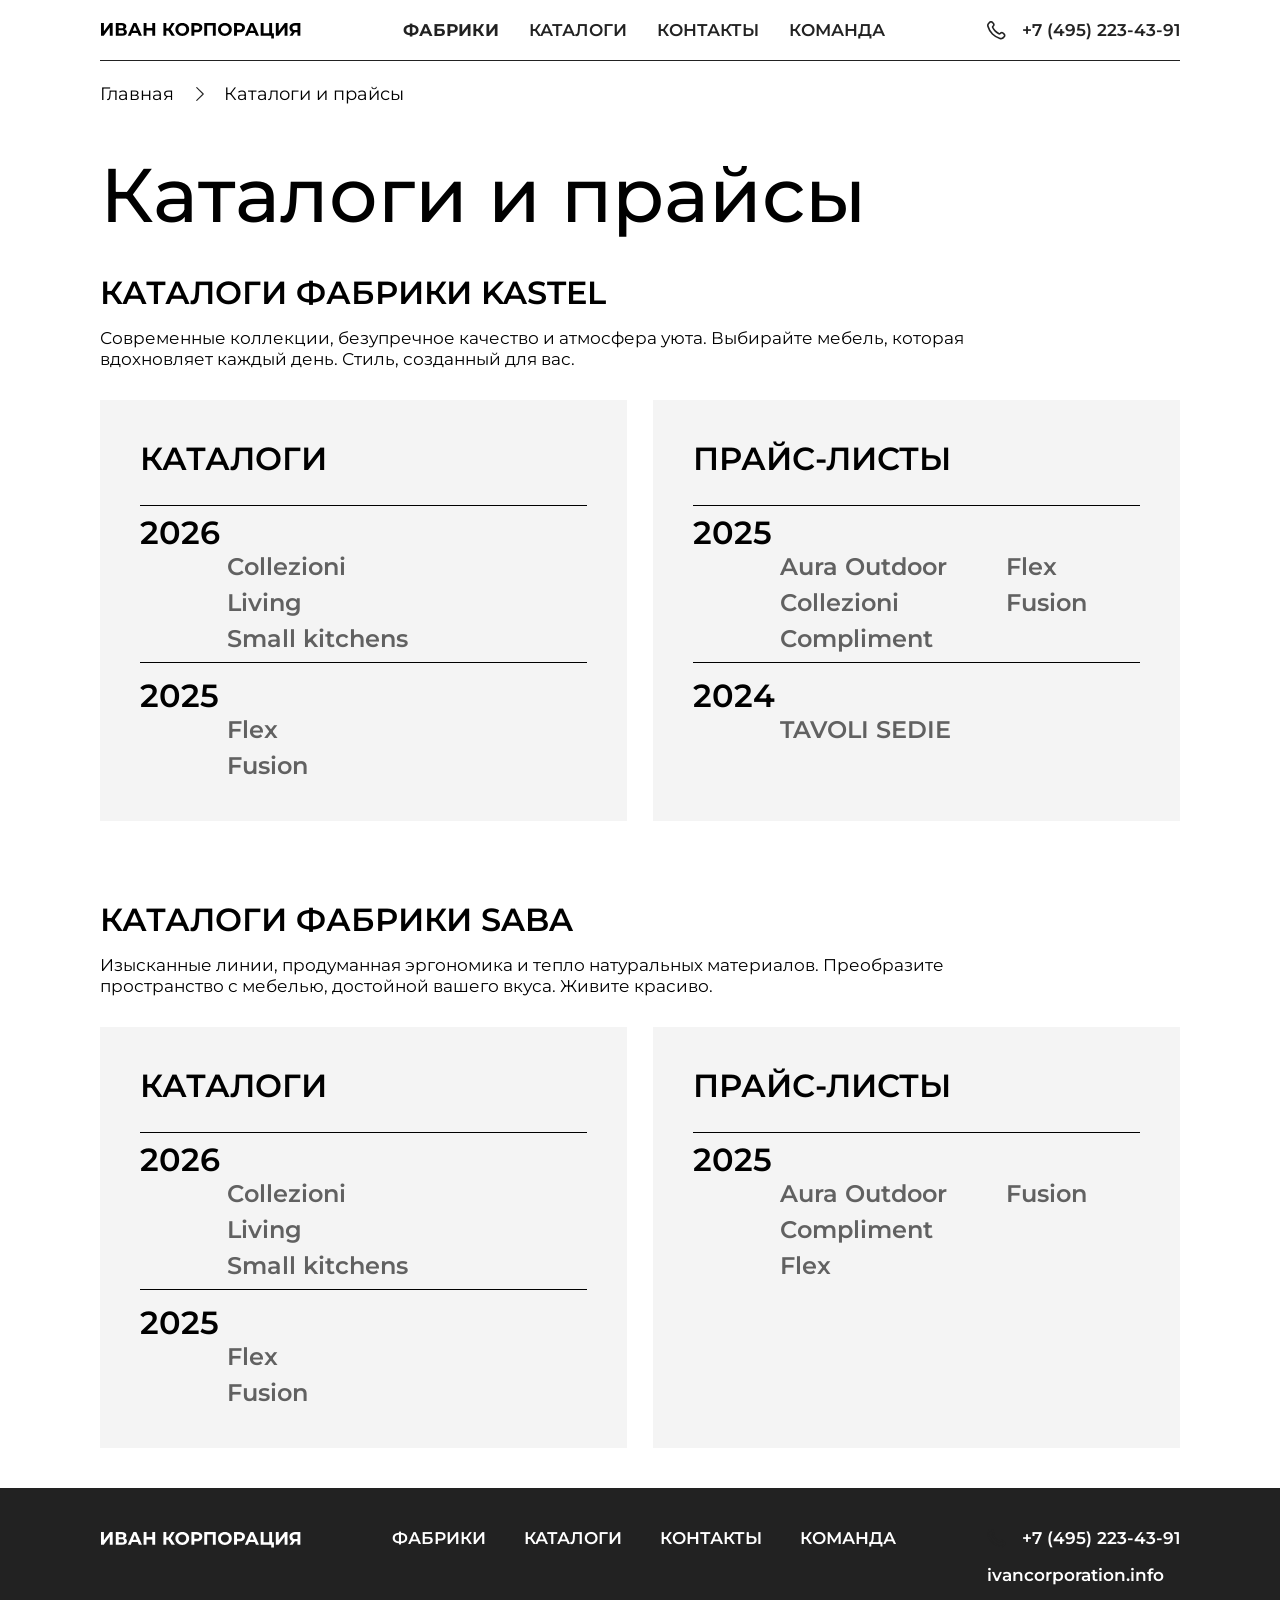
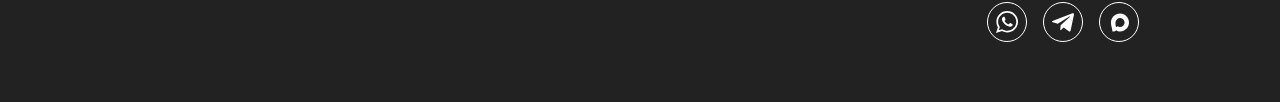
<file: pages/catalog/catalog.html>
<!DOCTYPE html>
<html lang="ru">

<head>
    <meta charset="UTF-8" />
    <meta name="viewport" content="width=device-width, initial-scale=1.0, viewport-fit=cover" />

    <title>Каталоги и прайсы</title>

    <link rel="icon" type="image/png" href="../../img/favicon/favicon-96x96.png" sizes="96x96" />
    <link rel="icon" type="image/svg+xml" href="../../img/favicon/favicon.svg" />
    <link rel="shortcut icon" href="../../img/favicon.ico" />
    <link rel="apple-touch-icon" sizes="180x180" href="../../img/favicon/apple-touch-icon.png" />
    <link rel="manifest" href="../../img/favicon/site.webmanifest" />
    <meta name="apple-mobile-web-app-title" content="Ivancorporation" />

    <link rel="stylesheet" type="text/css" href="../../fonts/stylesheet.css" />

    <link rel="stylesheet" type="text/css" href="../../libs/swiper/swiper-bundle.min.css" />
    <link rel="stylesheet" type="text/css" href="../../libs/selectric/selectric.css" />
    <link rel="stylesheet" type="text/css" href="../../libs/micromodal/micromodal.css" />
    <link rel="stylesheet" type="text/css" href="../../libs/fancybox/fancybox.css" />
    <link rel="stylesheet" type="text/css" href="../../css/style.css" />
</head>

<body class="inner-page">

    <div class="site-wrapper">
        <header class="header">
            <div class="container">
                <div class="header__inner">
                    <a href="/" class="logo">
                        <img src="../../img/svg/logo.svg" alt="logo" fetchpriority=high>
                    </a>

                    <nav class="menu">
                        <ul class="menu-list">
                            <li class="menu-item">
                                <a href="#" class="active">
                                    ФАБРИКИ
                                </a>
                            </li>
                            <li class="menu-item">
                                <a href="#">
                                    КАТАЛОГИ
                                </a>
                            </li>
                            <li class="menu-item">
                                <a href="#">
                                    КОНТАКТЫ
                                </a>
                            </li>
                            <li class="menu-item">
                                <a href="#">
                                    КОМАНДА
                                </a>
                            </li>
                        </ul>

                        <div class="menu__mobile">
                            <a href="tel:+74952234391" class="link-phone isMobile">+7 (495) 223-43-91</a>
                            <a href="mailto:ivancorporation.info" class="link-mail">ivancorporation.info</a>

                            <div class="socials">
                                <a href="#" class="socials__item socials__item--whatsapp"></a>
                                <a href="#" class="socials__item socials__item--telegram"></a>
                                <a href="#" class="socials__item socials__item--max"></a>
                            </div>
                        </div>
                    </nav>

                    <a href="tel:+74952234391" class="link-phone">+7 (495) 223-43-91</a>

                    <div class="burger">
                        <span class="burger-line"></span>
                        <span class="burger-line"></span>
                        <span class="burger-line"></span>
                    </div>
                </div>
            </div>

        </header>

        <main class="main">
            <section class="breadcrumbs">
                <div class="container">
                    <ul class="breadcrumbs-list">
                        <li class="breadcrumbs-item">
                            <a href="/" class="breadcrumbs-link">Главная</a>
                        </li>
                        <li class="breadcrumbs-item">
                            <span class="breadcrumbs-link">Каталоги и прайсы</span>
                        </li>
                    </ul>
                </div>
            </section>

            <section class="page-title">
                <div class="container">
                    <h1 class="caption caption--h1">Каталоги и прайсы</h1>
                </div>
            </section>

            <section class="catalog-block">
                <div class="container">
                    <div class="catalog-block__head">
                        <h2 class="caption caption--h2">КАТАЛОГИ ФАБРИКИ KASTEL</h2>
                        <p>
                            Современные коллекции, безупречное качество и атмосфера уюта. Выбирайте мебель, которая
                            вдохновляет каждый день. Стиль, созданный для вас.
                        </p>
                    </div>
                    <div class="catalog-block__body">
                        <div class="catalog-block__list">
                            <div class="catalog-block__item">
                                <span class="catalog-block__title caption caption--h2">КАТАЛОГИ</span>

                                <div class="catalog-block__content">
                                    <div class="catalog-block__line">
                                        <span class="catalog-block__age caption caption--h2">2026</span>
                                        <ul class="catalog-block__list-content">
                                            <li><a href="#">Collezioni</a></li>
                                            <li><a href="#">Living</a></li>
                                            <li><a href="#">Small kitchens</a></li>
                                        </ul>
                                    </div>

                                    <div class="catalog-block__line">
                                        <span class="catalog-block__age caption caption--h2">2025</span>
                                        <ul class="catalog-block__list-content">
                                            <li><a href="#">Flex</a></li>
                                            <li><a href="#">Fusion</a></li>
                                        </ul>
                                    </div>
                                </div>
                            </div>

                            <div class="catalog-block__item">
                                <span class="catalog-block__title caption caption--h2">ПРАЙС-ЛИСТЫ</span>

                                <div class="catalog-block__content">
                                    <div class="catalog-block__line">
                                        <span class="catalog-block__age caption caption--h2">2025</span>
                                        <ul class="catalog-block__list-content">
                                            <li><a href="#">Aura Outdoor</a></li>
                                            <li><a href="#">Collezioni</a></li>
                                            <li><a href="#">Compliment</a></li>
                                            <li><a href="#">Flex</a></li>
                                            <li><a href="#">Fusion</a></li>
                                        </ul>
                                    </div>

                                    <div class="catalog-block__line">
                                        <span class="catalog-block__age caption caption--h2">2024</span>
                                        <ul class="catalog-block__list-content">
                                            <li><a href="#">TAVOLI SEDIE</a></li>
                                        </ul>
                                    </div>
                                </div>
                            </div>
                        </div>

                    </div>
                </div>
            </section>

            <section class="catalog-block">
                <div class="container">
                    <div class="catalog-block__head">
                        <h2 class="caption caption--h2">КАТАЛОГИ ФАБРИКИ SABA</h2>
                        <p>
                            Изысканные линии, продуманная эргономика и тепло натуральных материалов. Преобразите
                            пространство с мебелью, достойной вашего вкуса. Живите красиво.
                        </p>
                    </div>
                    <div class="catalog-block__body">
                        <div class="catalog-block__list">
                            <div class="catalog-block__item">
                                <span class="catalog-block__title caption caption--h2">КАТАЛОГИ</span>

                                <div class="catalog-block__content">
                                    <div class="catalog-block__line">
                                        <span class="catalog-block__age caption caption--h2">2026</span>
                                        <ul class="catalog-block__list-content">
                                            <li><a href="#">Collezioni</a></li>
                                            <li><a href="#">Living</a></li>
                                            <li><a href="#">Small kitchens</a></li>
                                        </ul>
                                    </div>

                                    <div class="catalog-block__line">
                                        <span class="catalog-block__age caption caption--h2">2025</span>
                                        <ul class="catalog-block__list-content">
                                            <li><a href="#">Flex</a></li>
                                            <li><a href="#">Fusion</a></li>
                                        </ul>
                                    </div>
                                </div>
                            </div>

                            <div class="catalog-block__item">
                                <span class="catalog-block__title caption caption--h2">ПРАЙС-ЛИСТЫ</span>

                                <div class="catalog-block__content">
                                    <div class="catalog-block__line">
                                        <span class="catalog-block__age caption caption--h2">2025</span>
                                        <ul class="catalog-block__list-content">
                                            <li><a href="#">Aura Outdoor</a></li>
                                            <li><a href="#">Compliment</a></li>
                                            <li><a href="#">Flex</a></li>
                                            <li><a href="#">Fusion</a></li>
                                        </ul>
                                    </div>
                                </div>
                            </div>
                        </div>

                    </div>
                </div>
            </section>

        </main>

        <footer class="footer">
            <div class="container">
                <div class="footer__inner">
                    <a href="/" class="logo">
                        <img src="../../img/svg/logo.svg" alt="logo" fetchpriority=high>
                    </a>

                    <ul class="footer-menu">
                        <li><a href="#">ФАБРИКИ</a></li>
                        <li><a href="#">КАТАЛОГИ</a></li>
                        <li><a href="#">КОНТАКТЫ</a></li>
                        <li><a href="#">КОМАНДА</a></li>
                    </ul>

                    <div class="menu__mobile">
                        <a href="tel:+74952234391" class="link-phone">+7 (495) 223-43-91</a>
                        <a href="mailto:ivancorporation.info" class="link-mail">ivancorporation.info</a>

                        <div class="socials">
                            <a href="#" class="socials__item socials__item--whatsapp"></a>
                            <a href="#" class="socials__item socials__item--telegram"></a>
                            <a href="#" class="socials__item socials__item--max"></a>
                        </div>
                    </div>
                </div>
            </div>
        </footer>
    </div>

    <div class="overlay"></div>

</body>

<script src="../../libs/jquery/jquery-3.7.1.min.js"></script>
<script src="../../libs/swiper/swiper-bundle.min.js"></script>
<script src="../../libs/selectric/jquery.selectric.min.js"></script>
<script src="../../libs/micromodal/micromodal.min.js"></script>
<script src="../../libs/tabslet/jquery.tabslet.min.js"></script>
<script src="../../libs/fancybox/fancybox.umd.js"></script>
<script src="../../libs/masonry/masonry.pkgd.min.js"></script>
<script src="../../js/main.js"></script>

</html>
</file>
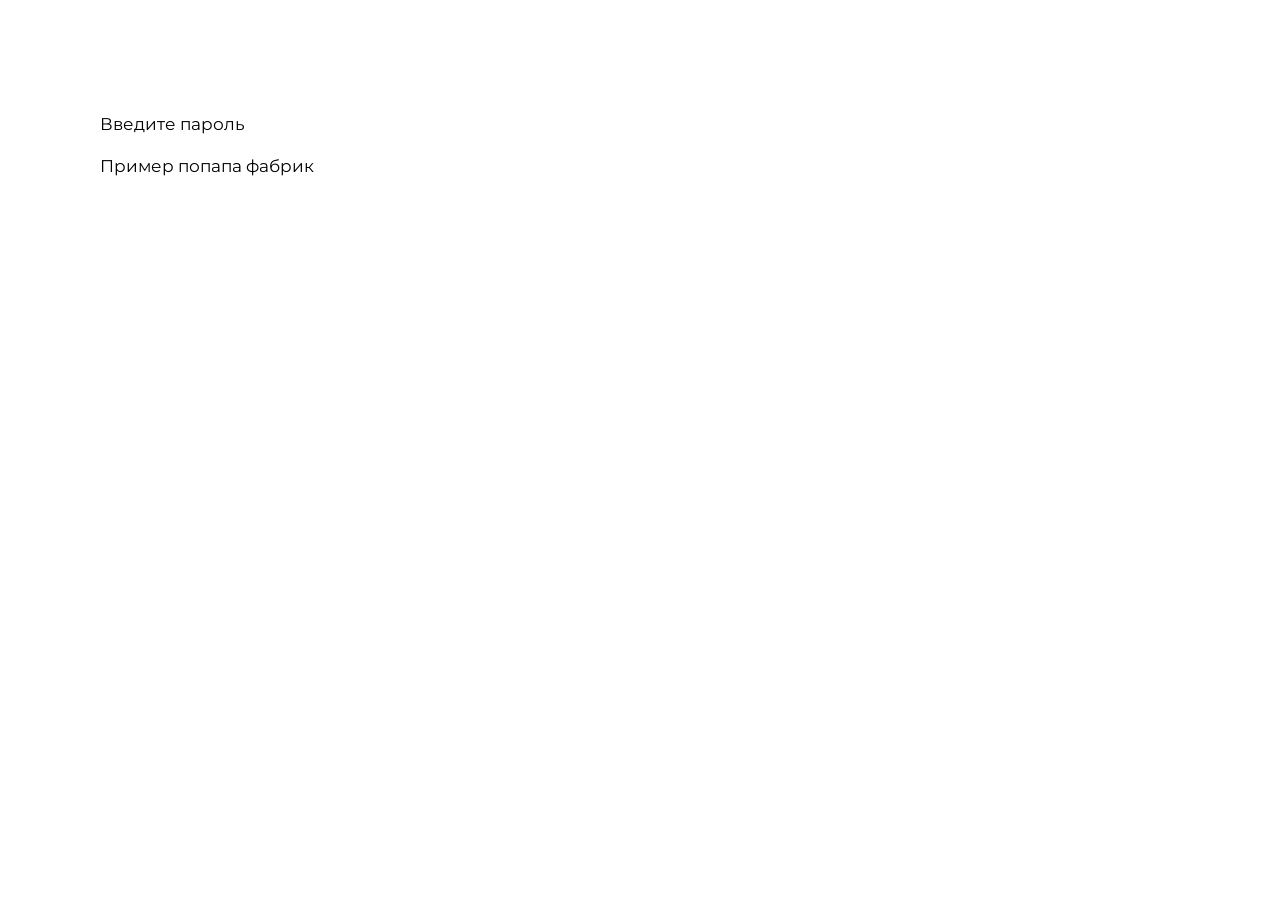
<file: pages/modals/modals.html>
<!DOCTYPE html>
<html lang="ru">

<head>
    <meta charset="UTF-8" />
    <meta name="viewport" content="width=device-width, user-scalable=no, viewport-fit=cover" />
    <title>Модальные окна</title>

    <link rel="icon" type="image/png" href="../../img/favicon/favicon-96x96.png" sizes="96x96" />
    <link rel="icon" type="image/svg+xml" href="../../img/favicon/favicon.svg" />
    <link rel="shortcut icon" href="../../img/favicon.ico" />
    <link rel="apple-touch-icon" sizes="180x180" href="../../img/favicon/apple-touch-icon.png" />
    <link rel="manifest" href="../../img/favicon/site.webmanifest" />
    <meta name="apple-mobile-web-app-title" content="Зона комфорта" />

    <link rel="stylesheet" type="text/css" href="../../fonts/stylesheet.css" />

    <link rel="stylesheet" type="text/css" href="../../libs/swiper/swiper-bundle.min.css" />
    <link rel="stylesheet" type="text/css" href="../../libs/selectric/selectric.css" />
    <link rel="stylesheet" type="text/css" href="../../libs/micromodal/micromodal.css" />
    <link rel="stylesheet" type="text/css" href="../../libs/fancybox/fancybox.css" />
    <link rel="stylesheet" type="text/css" href="../../css/style.css" />
</head>

<body class="market-page">

    <div class="site-wrapper">

        <main class="main">

            <div class="container">
                <br />
                <br />

                <a href="#" data-modal="popup-password">Введите пароль</a>

                <br />
                <br />

                <a href="#" data-modal="popup-fabric">Пример попапа фабрик</a>


            </div>
        </main>

    </div>

</body>

<div class="micromodal-slide modal" id="popup-password" aria-hidden="true">
    <div class="modal__overlay" tabindex="-1" data-micromodal-close></div>
    <div class="modal__container" role="dialog" aria-modal="true">
        <div class="modal__close" tabindex="-1" data-micromodal-close></div>
        <form class="modal__inner" action="" method="post">
            <div class="modal__content" autocomplete="off">
                <span class="modal__title caption caption--h3">Введите пароль</span>
                <p>
                    Эта ссылка защищена паролем. Свяжитесь с владельцем файла, чтобы узнать пароль.
                </p>

                <div class="input-item">
                    <input type="text" placeholder="Введите пароль" class="input-password">
                    <span class="error-message">*Неверный пароль</span>
                </div>

                <button class="btn btn--dark" disabled>Отправить</button>

            </div>
        </form>
    </div>
</div>

<div class="micromodal-slide modal" id="popup-fabric" aria-hidden="true">
    <div class="modal__overlay" tabindex="-1" data-micromodal-close></div>
    <div class="modal__container" role="dialog" aria-modal="true">
        <div class="modal__close" tabindex="-1" data-micromodal-close></div>
        <div class="modal__inner">
            <div class="modal__content">
                <div class="fabric-invis-block fabric-invis-block--modal">
                    <div class="fabric-invis-block__content">
                        <span class="fabric-invis-block__title">Kastel</span>
                        <span class="caption caption--h2">Стильные решения
                            для комфорта </span>
                        <a href="#" class="btn btn--dark btn--arrow">ПЕРЕЙТИ К КАТАЛОГАМ</a>
                    </div>

                    <div class="picture-block">
                        <picture>
                            <source type="image/webp" srcset="./../../img/pic-fabric-all-big.webp" />
                            <img src="./../../img/pic-fabric-all-big.jpg" alt="" />
                        </picture>
                    </div>
                </div>
            </div>
        </div>
    </div>
</div>

<script src="../../libs/jquery/jquery-3.7.1.min.js"></script>
<script src="../../libs/swiper/swiper-bundle.min.js"></script>
<script src="../../libs/selectric/jquery.selectric.min.js"></script>
<script src="../../libs/micromodal/micromodal.min.js"></script>
<script src="../../libs/tabslet/jquery.tabslet.min.js"></script>
<script src="../../libs/fancybox/fancybox.umd.js"></script>
<script src="../../libs/masonry/masonry.pkgd.min.js"></script>
<script src="../../js/main.js"></script>

</html>
</file>
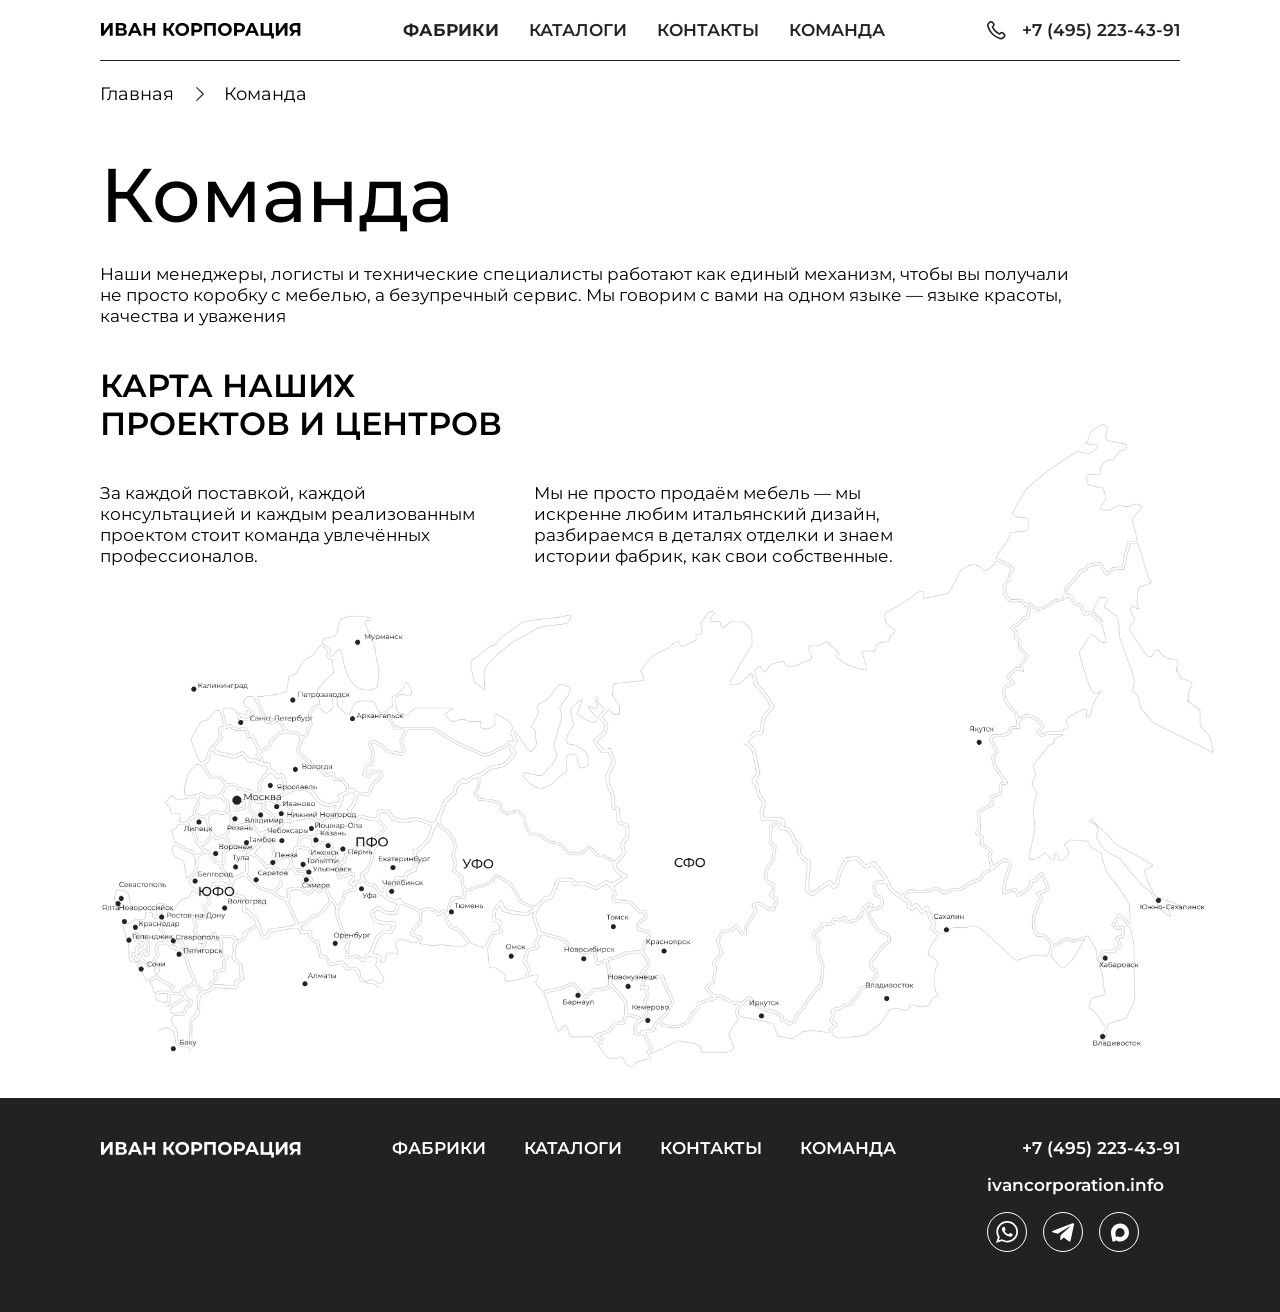
<file: pages/teams/teams.html>
<!DOCTYPE html>
<html lang="ru">

<head>
    <meta charset="UTF-8" />
    <meta name="viewport" content="width=device-width, initial-scale=1.0, viewport-fit=cover" />

    <title>Команда</title>

    <link rel="icon" type="image/png" href="../../img/favicon/favicon-96x96.png" sizes="96x96" />
    <link rel="icon" type="image/svg+xml" href="../../img/favicon/favicon.svg" />
    <link rel="shortcut icon" href="../../img/favicon.ico" />
    <link rel="apple-touch-icon" sizes="180x180" href="../../img/favicon/apple-touch-icon.png" />
    <link rel="manifest" href="../../img/favicon/site.webmanifest" />
    <meta name="apple-mobile-web-app-title" content="Ivancorporation" />

    <link rel="stylesheet" type="text/css" href="../../fonts/stylesheet.css" />

    <link rel="stylesheet" type="text/css" href="../../libs/swiper/swiper-bundle.min.css" />
    <link rel="stylesheet" type="text/css" href="../../libs/selectric/selectric.css" />
    <link rel="stylesheet" type="text/css" href="../../libs/micromodal/micromodal.css" />
    <link rel="stylesheet" type="text/css" href="../../libs/fancybox/fancybox.css" />
    <link rel="stylesheet" type="text/css" href="../../css/style.css" />
</head>

<body class="inner-page">

    <div class="site-wrapper">
        <header class="header">
            <div class="container">
                <div class="header__inner">
                    <a href="/" class="logo">
                        <img src="../../img/svg/logo.svg" alt="logo" fetchpriority=high>
                    </a>

                    <nav class="menu">
                        <ul class="menu-list">
                            <li class="menu-item">
                                <a href="#" class="active">
                                    ФАБРИКИ
                                </a>
                            </li>
                            <li class="menu-item">
                                <a href="#">
                                    КАТАЛОГИ
                                </a>
                            </li>
                            <li class="menu-item">
                                <a href="#">
                                    КОНТАКТЫ
                                </a>
                            </li>
                            <li class="menu-item">
                                <a href="#">
                                    КОМАНДА
                                </a>
                            </li>
                        </ul>

                        <div class="menu__mobile">
                            <a href="tel:+74952234391" class="link-phone isMobile">+7 (495) 223-43-91</a>
                            <a href="mailto:ivancorporation.info" class="link-mail">ivancorporation.info</a>

                            <div class="socials">
                                <a href="#" class="socials__item socials__item--whatsapp"></a>
                                <a href="#" class="socials__item socials__item--telegram"></a>
                                <a href="#" class="socials__item socials__item--max"></a>
                            </div>
                        </div>
                    </nav>

                    <a href="tel:+74952234391" class="link-phone">+7 (495) 223-43-91</a>

                    <div class="burger">
                        <span class="burger-line"></span>
                        <span class="burger-line"></span>
                        <span class="burger-line"></span>
                    </div>
                </div>
            </div>

        </header>

        <main class="main">
            <section class="breadcrumbs">
                <div class="container">
                    <ul class="breadcrumbs-list">
                        <li class="breadcrumbs-item">
                            <a href="/" class="breadcrumbs-link">Главная</a>
                        </li>
                        <li class="breadcrumbs-item">
                            <span class="breadcrumbs-link">Команда</span>
                        </li>
                    </ul>
                </div>
            </section>

            <section class="page-title">
                <div class="container">
                    <h1 class="caption caption--h1">Команда</h1>
                    <p>
                        Наши менеджеры, логисты и технические специалисты работают как единый механизм, чтобы вы
                        получали не просто коробку с мебелью, а безупречный сервис. Мы говорим с вами на одном языке —
                        языке красоты, качества и уважения
                    </p>
                </div>
            </section>

            <section class="map-main">
                <div class="container">
                    <div class="map-main__head">
                        <h2 class="caption caption--h2">КАРТА НАШИХ ПРОЕКТОВ И ЦЕНТРОВ</h2>
                        <p>
                            За каждой поставкой, каждой консультацией и каждым реализованным проектом стоит команда
                            увлечённых профессионалов.
                        </p>

                        <p>
                            Мы не просто продаём мебель — мы искренне любим итальянский дизайн, разбираемся в деталях
                            отделки и знаем истории фабрик, как свои собственные.
                        </p>
                    </div>
                </div>

                <div class="picture-block">
                    <picture>
                        <source type="image/webp" srcset="./../../img/pic-map-main.webp" />
                        <img src="./../../img/pic-map-main.png" alt="" fetchpriority="low" loading="lazy" />
                    </picture>
                </div>

            </section>


        </main>

        <footer class="footer">
            <div class="container">
                <div class="footer__inner">
                    <a href="/" class="logo">
                        <img src="../../img/svg/logo.svg" alt="logo" fetchpriority=high>
                    </a>

                    <ul class="footer-menu">
                        <li><a href="#">ФАБРИКИ</a></li>
                        <li><a href="#">КАТАЛОГИ</a></li>
                        <li><a href="#">КОНТАКТЫ</a></li>
                        <li><a href="#">КОМАНДА</a></li>
                    </ul>

                    <div class="menu__mobile">
                        <a href="tel:+74952234391" class="link-phone">+7 (495) 223-43-91</a>
                        <a href="mailto:ivancorporation.info" class="link-mail">ivancorporation.info</a>

                        <div class="socials">
                            <a href="#" class="socials__item socials__item--whatsapp"></a>
                            <a href="#" class="socials__item socials__item--telegram"></a>
                            <a href="#" class="socials__item socials__item--max"></a>
                        </div>
                    </div>
                </div>
            </div>
        </footer>
    </div>

    <div class="overlay"></div>

</body>

<script src="../../libs/jquery/jquery-3.7.1.min.js"></script>
<script src="../../libs/swiper/swiper-bundle.min.js"></script>
<script src="../../libs/selectric/jquery.selectric.min.js"></script>
<script src="../../libs/micromodal/micromodal.min.js"></script>
<script src="../../libs/tabslet/jquery.tabslet.min.js"></script>
<script src="../../libs/fancybox/fancybox.umd.js"></script>
<script src="../../libs/masonry/masonry.pkgd.min.js"></script>
<script src="../../js/main.js"></script>

</html>
</file>
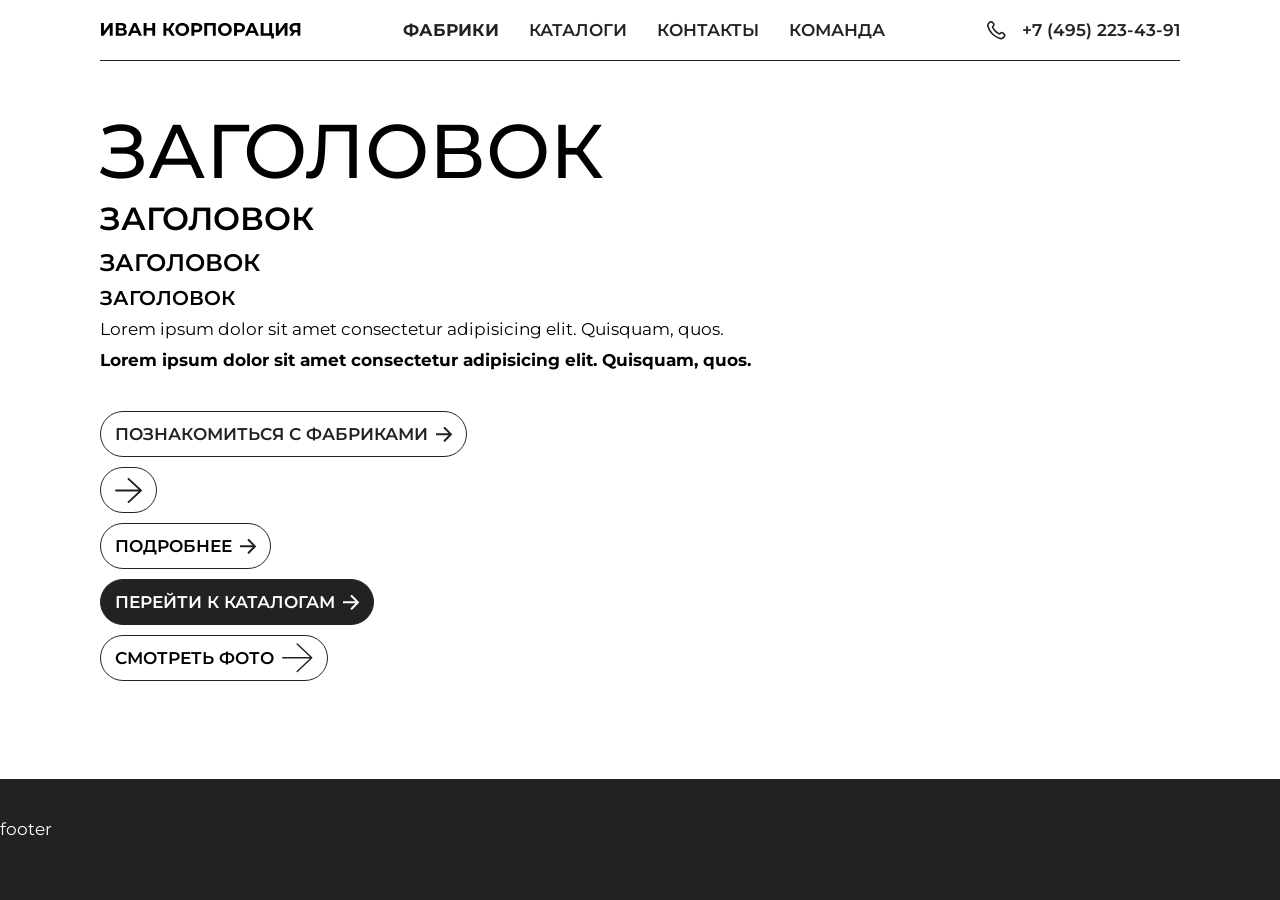
<file: pages/ui/ui.html>
<!DOCTYPE html>
<html lang="ru">

<head>
    <meta charset="UTF-8" />
    <meta name="viewport" content="width=device-width, initial-scale=1.0, viewport-fit=cover" />

    <title>UI-элементы</title>

    <link rel="icon" type="image/png" href="../../img/favicon/favicon-96x96.png" sizes="96x96" />
    <link rel="icon" type="image/svg+xml" href="../../img/favicon/favicon.svg" />
    <link rel="shortcut icon" href="../../img/favicon.ico" />
    <link rel="apple-touch-icon" sizes="180x180" href="../../img/favicon/apple-touch-icon.png" />
    <link rel="manifest" href="../../img/favicon/site.webmanifest" />
    <meta name="apple-mobile-web-app-title" content="Ivancorporation" />

    <link rel="stylesheet" type="text/css" href="../../fonts/stylesheet.css" />

    <link rel="stylesheet" type="text/css" href="../../libs/swiper/swiper-bundle.min.css" />
    <link rel="stylesheet" type="text/css" href="../../libs/selectric/selectric.css" />
    <link rel="stylesheet" type="text/css" href="../../libs/micromodal/micromodal.css" />
    <link rel="stylesheet" type="text/css" href="../../libs/fancybox/fancybox.css" />
    <link rel="stylesheet" type="text/css" href="../../css/style.css" />
</head>

<style>
    .block {
        display: flex;
        flex-direction: column;
        align-items: flex-start;
        gap: 10px;
        margin-top: 40px;
    }
</style>

<body class="inner-page">

    <div class="site-wrapper">
        <header class="header">
            <div class="container">
                <div class="header__inner">
                    <a href="/" class="logo">
                        <img src="../../img/svg/logo.svg" alt="logo" fetchpriority=high>
                    </a>

                    <nav class="menu">
                        <ul class="menu-list">
                            <li class="menu-item">
                                <a href="#" class="active">
                                    ФАБРИКИ
                                </a>
                            </li>
                            <li class="menu-item">
                                <a href="#">
                                    КАТАЛОГИ
                                </a>
                            </li>
                            <li class="menu-item">
                                <a href="#">
                                    КОНТАКТЫ
                                </a>
                            </li>
                            <li class="menu-item">
                                <a href="#">
                                    КОМАНДА
                                </a>
                            </li>
                        </ul>

                        <div class="menu__mobile">
                            <a href="tel:+74952234391" class="link-phone isMobile">+7 (495) 223-43-91</a>
                            <a href="mailto:ivancorporation.info" class="link-mail">ivancorporation.info</a>

                            <div class="socials">
                                <a href="#" class="socials__item socials__item--whatsapp"></a>
                                <a href="#" class="socials__item socials__item--telegram"></a>
                                <a href="#" class="socials__item socials__item--max"></a>
                            </div>
                        </div>
                    </nav>

                    <a href="tel:+74952234391" class="link-phone">+7 (495) 223-43-91</a>

                    <div class="burger">
                        <span class="burger-line"></span>
                        <span class="burger-line"></span>
                        <span class="burger-line"></span>
                    </div>
                </div>
            </div>

        </header>

        <main class="main">
            <div class="container">

                <div class="block">
                    <h1>Заголовок</h1>
                    <h2>Заголовок</h2>
                    <h3>Заголовок</h3>
                    <h4>Заголовок</h4>
                    <p>Lorem ipsum dolor sit amet consectetur adipisicing elit. Quisquam, quos.</p>
                    <strong>Lorem ipsum dolor sit amet consectetur adipisicing elit. Quisquam, quos.</strong>
                </div>

                <div class="block">
                    <button class="btn btn--simple btn--arrow">ПОЗНАКОМИТЬСЯ С ФАБРИКАМИ</button>

                    <button class="btn btn--white btn--arrow--big"></button>

                    <button class="btn btn--white btn--arrow">ПОДРОБНЕЕ</button>

                    <button class="btn btn--dark btn--arrow">ПЕРЕЙтИ К КАТАЛОГАМ</button>

                    <button class="btn btn--white btn--big btn--arrow--big">СМОТРЕТЬ ФОТО</button>
                </div>

            </div>

        </main>

        <footer class="footer">footer</footer>
    </div>

    <div class="overlay"></div>

</body>

<script src="../../libs/jquery/jquery-3.7.1.min.js"></script>
<script src="../../libs/swiper/swiper-bundle.min.js"></script>
<script src="../../libs/selectric/jquery.selectric.min.js"></script>
<script src="../../libs/micromodal/micromodal.min.js"></script>
<script src="../../libs/tabslet/jquery.tabslet.min.js"></script>
<script src="../../libs/fancybox/fancybox.umd.js"></script>
<script src="../../js/main.js"></script>

</html>
</file>
<file: fonts/stylesheet.css>
@font-face{font-family:'Montserrat';src:url('Montserrat-Bold.woff2') format('woff2'),url('Montserrat-Bold.woff') format('woff');font-weight:bold;font-style:normal;font-display:swap;}@font-face{font-family:'Montserrat';src:url('Montserrat-BoldItalic.woff2') format('woff2'),url('Montserrat-BoldItalic.woff') format('woff');font-weight:bold;font-style:italic;font-display:swap;}@font-face{font-family:'Montserrat';src:url('Montserrat-Italic.woff2') format('woff2'),url('Montserrat-Italic.woff') format('woff');font-weight:normal;font-style:italic;font-display:swap;}@font-face{font-family:'Montserrat';src:url('Montserrat-Light.woff2') format('woff2'),url('Montserrat-Light.woff') format('woff');font-weight:300;font-style:normal;font-display:swap;}@font-face{font-family:'Montserrat';src:url('Montserrat-LightItalic.woff2') format('woff2'),url('Montserrat-LightItalic.woff') format('woff');font-weight:300;font-style:italic;font-display:swap;}@font-face{font-family:'Montserrat';src:url('Montserrat-Medium.woff2') format('woff2'),url('Montserrat-Medium.woff') format('woff');font-weight:500;font-style:normal;font-display:swap;}@font-face{font-family:'Montserrat';src:url('Montserrat-MediumItalic.woff2') format('woff2'),url('Montserrat-MediumItalic.woff') format('woff');font-weight:500;font-style:italic;font-display:swap;}@font-face{font-family:'Montserrat';src:url('Montserrat-Regular.woff2') format('woff2'),url('Montserrat-Regular.woff') format('woff');font-weight:normal;font-style:normal;font-display:swap;}@font-face{font-family:'Montserrat';src:url('Montserrat-SemiBold.woff2') format('woff2'),url('Montserrat-SemiBold.woff') format('woff');font-weight:600;font-style:normal;font-display:swap;}@font-face{font-family:'Montserrat';src:url('Montserrat-SemiBoldItalic.woff2') format('woff2'),url('Montserrat-SemiBoldItalic.woff') format('woff');font-weight:600;font-style:italic;font-display:swap;}@font-face{font-family:'Montserrat';src:url('Montserrat-Thin.woff2') format('woff2'),url('Montserrat-Thin.woff') format('woff');font-weight:100;font-style:normal;font-display:swap;}@font-face{font-family:'Montserrat';src:url('Montserrat-ThinItalic.woff2') format('woff2'),url('Montserrat-ThinItalic.woff') format('woff');font-weight:100;font-style:italic;font-display:swap;}
</file>
<file: css/style.css>
*,
*:before,
*:after {
  -webkit-box-sizing: border-box;
  -moz-box-sizing: border-box;
  box-sizing: border-box;
  -webkit-text-size-adjust: 100%;
  -moz-text-size-adjust: 100%;
  -ms-text-size-adjust: 100%;
}

html {
  padding: env(safe-area-inset);
}

html,
body {
  -webkit-box-sizing: border-box;
  -moz-box-sizing: border-box;
  box-sizing: border-box;
  -webkit-text-size-adjust: 100%;
  -moz-text-size-adjust: 100%;
  -ms-text-size-adjust: 100%;
  scroll-behavior: smooth;
  margin: 0 auto !important;
}

body {
  margin: 0 auto;
  padding: 0px;
  -webkit-outline: none;
  outline: none;
  position: relative;
  min-width: 320px;
  max-height: 1000000px;
  min-height: 100vh;
  text-decoration-skip: objects;
  -webkit-font-smoothing: antialiased;
  -webkit-tap-highlight-color: transparent;
}

:focus,
:active,
:hover,
:link {
  -webkit-tap-highlight-color: rgba(0, 0, 0, 0) !important;
  -webkit-focus-ring-color: rgba(0, 0, 0, 0) !important;
  -webkit-outline: none;
  outline: none;
}

ul,
ol {
  list-style-position: inside;
  list-style-type: none;
  padding: 0;
  margin: 0;
  text-align: left;
}

li {
  height: auto;
}

h1,
h2,
h3,
h4,
h5,
h6,
p {
  margin: 0;
}

iframe {
  display: block;
  border: none;
}

img {
  display: block;
  border: none;
  max-width: 100%;
}

textarea {
  white-space: pre-wrap;
  resize: none;
}

button,
select {
  display: block;
  padding: 0;
  border: none;
  -webkit-border-radius: 0;
  -moz-border-radius: 0;
  -ms-border-radius: 0;
  border-radius: 0;
  font-family: inherit;
  background-color: transparent;
  -webkit-appearance: none;
  -moz-appearance: none;
  appearance: none;
  -webkit-box-shadow: none;
  -moz-box-shadow: none;
  box-shadow: none;
  text-transform: none;
}

button {
  width: auto;
  cursor: pointer;
}

button::-moz-focus-inner,
[type=button]::-moz-focus-inner,
[type=reset]::-moz-focus-inner,
[type=submit]::-moz-focus-inner {
  border: none;
  padding: 0;
}

[type=search],
button:-moz-focusring,
[type=button]:-moz-focusring,
[type=reset]:-moz-focusring,
[type=submit]:-moz-focusring {
  -webkit-outline: none;
  outline: none;
}

[type=search]::-webkit-search-decoration,
::-webkit-file-upload-button {
  -webkit-appearance: none;
  -moz-appearance: none;
  appearance: none;
}

label,
textarea,
input {
  -webkit-appearance: none;
  appearance: none;
  border-radius: 0;
  font-variant-ligatures: none;
}

input[type=number],
input[type=number]:hover,
input[type=number]:focus {
  appearance: none;
  -moz-appearance: textfield;
}

input[type=number]::-webkit-inner-spin-button,
input[type=number]::-webkit-outer-spin-button {
  -webkit-appearance: none;
  margin: 0;
}

[hidden],
::-ms-clear,
area {
  display: none;
}

fieldset {
  border: none;
  margin: 0;
  padding: 0;
}

legend {
  display: block;
  padding: 0;
}

menu,
dir {
  list-style: none;
  margin: 0;
  padding: 0;
}

::-webkit-input-placeholder {
  color: inherit;
}

:-ms-input-placeholder {
  color: inherit;
}

::-moz-input-placeholder {
  color: inherit;
}

::-moz-placeholder {
  color: inherit;
}

:-moz-placeholder {
  color: inherit;
}

a {
  background-color: transparent;
  color: inherit;
  text-decoration: none;
  -webkit-outline: none;
  outline: none;
  text-decoration-skip-ink: none;
}

[type=date]::-webkit-inner-spin-button {
  display: none;
}

[type=date]::-webkit-calendar-picker-indicator {
  opacity: 0;
}

body {
  font-family: "Montserrat", sans-serif;
  background-color: rgb(255, 255, 255);
  color: rgb(0, 0, 0);
  font-size: 18px;
  line-height: 24px;
  font-weight: 400;
  font-variant-ligatures: none;
}
@media (max-width: 1549px) {
  body {
    font-size: 17px;
    line-height: 21px;
  }
}
@media (max-width: 389px) {
  body {
    font-size: 15px;
    line-height: 17px;
  }
}
body.modal-open, body.hidden {
  overflow: hidden;
}
body.index-page .header {
  color: rgb(255, 255, 255);
}
@media (max-width: 767px) {
  body.index-page .header {
    border-bottom: solid 1px rgb(255, 255, 255);
  }
}
body.index-page .header__inner {
  border-color: rgb(255, 255, 255);
}
body.index-page .link-phone::before {
  filter: brightness(0) invert(1);
}
@media (hover: hover) {
  body.index-page .link-phone:hover {
    text-decoration-color: rgb(255, 255, 255);
  }
}
body.index-page .main {
  padding-top: 0;
}
body.index-page .burger-line {
  background-color: rgb(255, 255, 255);
}
body.inner-page .header {
  color: #222222;
  background-color: rgb(255, 255, 255);
}
body.inner-page .header .logo {
  filter: brightness(0) invert(0);
}
body.inner-page .header__inner {
  border-color: #222222;
}
@media (hover: hover) {
  body.inner-page .link-phone:hover {
    text-decoration-color: #222222;
  }
}
body.is-openMenu {
  overflow-y: hidden;
}
body.is-openMenu .header {
  background-color: rgb(255, 255, 255);
  border-color: #222222;
}
body.is-openMenu .header .logo {
  filter: brightness(0) invert(0);
}
body.is-openMenu .header .link-phone {
  opacity: 0;
  pointer-events: none;
}
body.is-openMenu .header .menu__mobile .link-phone {
  opacity: 1;
  pointer-events: initial;
}
body.is-openMenu .header .burger-line {
  background-color: #222222;
}
body.is-openMenu .header.is-scrolled {
  border-color: #222222 !important;
}

.container {
  width: 100%;
  max-width: 1540px;
  padding: 0 10px;
  margin: 0 auto;
}
@media (max-width: 1549px) {
  .container {
    max-width: 1100px;
  }
}
@media (max-width: 1279px) {
  .container {
    max-width: 850px;
  }
}
@media (max-width: 1023px) {
  .container {
    max-width: 689px;
    padding: 0;
  }
}
@media (max-width: 767px) {
  .container {
    max-width: 100%;
    padding-left: 16px;
    padding-right: 16px;
  }
}

label,
textarea,
input {
  font-family: "Montserrat", sans-serif;
}

div {
  scrollbar-color: rgba(255, 255, 255, 0.33) transparent;
  scrollbar-width: thin;
}
div::-webkit-scrollbar {
  width: 5px;
  background-color: transparent;
  left: 5px;
}
div::-webkit-scrollbar-thumb {
  width: 5px;
  background-color: rgba(255, 255, 255, 0.33);
  border-radius: 10px;
}

.site-wrapper {
  display: flex;
  flex-direction: column;
  flex-wrap: wrap;
  min-height: 100vh;
  width: 100%;
}
.site-wrapper footer,
.site-wrapper .footer {
  margin-top: auto;
}

.main {
  width: 100%;
  flex: 1;
  display: flex;
  flex-direction: column;
  padding-top: 72px;
}

picture {
  position: relative;
  display: block;
}
picture img {
  position: relative;
}

.picture-block {
  position: relative;
}
.picture-block picture {
  position: absolute;
  top: 0;
  left: 0;
  width: 100%;
  height: 100%;
}
.picture-block picture img {
  position: absolute;
  top: 0;
  left: 0;
  width: 100%;
  height: 100%;
  object-fit: cover;
}

section {
  padding: 50px 0;
}
@media (max-width: 1549px) {
  section {
    padding: 40px 0;
  }
}
@media (max-width: 1023px) {
  section {
    padding: 30px 0;
  }
}
@media (max-width: 767px) {
  section {
    padding: 32px 0;
  }
}
@media (max-width: 389px) {
  section {
    padding: 24px 0;
  }
}

.swiper-pagination-bullets {
  bottom: 0 !important;
  top: auto !important;
  left: 0;
  width: auto;
  position: relative;
  display: flex;
  justify-content: center;
  align-items: center;
  gap: 0;
  z-index: 5;
}
.swiper-pagination-bullets .swiper-pagination-bullet {
  width: 16px;
  height: 1px;
  opacity: 1;
  border-radius: 0;
  margin: 0 !important;
  flex: 1;
  position: relative;
  transition: all 0.3s;
  background-color: rgba(15, 15, 15, 0.2);
}
.swiper-pagination-bullets .swiper-pagination-bullet-active {
  background-color: rgb(0, 0, 0);
}

.burger {
  cursor: pointer;
  display: none;
  width: 24px;
  height: 16px;
  background-position: center;
  background-repeat: no-repeat;
  background-size: contain;
  z-index: 3;
  transition: transform 0.3s;
  pointer-events: none;
}
@media (max-width: 767px) {
  .burger {
    position: relative;
    display: flex;
    flex-direction: column;
    justify-content: space-between;
    align-items: center;
    pointer-events: initial;
  }
}
.burger-line {
  width: 100%;
  height: 2px;
  background-color: rgb(0, 0, 0);
  transition: all 0.3s;
  border-radius: 3px;
}
.burger.opened .burger-line:nth-child(1) {
  transform: rotate(45deg) translate(5px, 6px);
}
.burger.opened .burger-line:nth-child(2) {
  width: 0;
}
.burger.opened .burger-line:nth-child(3) {
  transform: rotate(-45deg) translate(4px, -5px);
}

.swiper-controls {
  position: relative;
  display: flex;
  gap: 20px;
}

.swiperBtnPrev {
  cursor: pointer;
  background-position: center;
  background-repeat: no-repeat;
  position: relative;
  top: 0;
  left: 0;
  right: 0;
  margin: 0;
  width: 46px;
  height: 46px;
  min-width: 46px;
  transition: all 0.3s;
  transform: rotate(-180deg);
  background-size: contain;
  background-image: url("data:image/svg+xml;charset=UTF-8,%3csvg width='49' height='49' viewBox='0 0 49 49' fill='none' xmlns='http://www.w3.org/2000/svg'%3e%3cpath d='M1 24.3333H47.6667M47.6667 24.3333L24.3333 1M47.6667 24.3333L24.3333 47.6667' stroke='%230F0F0F' stroke-width='2' stroke-linecap='round' stroke-linejoin='round'/%3e%3c/svg%3e ");
}
@media (max-width: 767px) {
  .swiperBtnPrev {
    width: 30px;
    height: 30px;
    min-width: 30px;
  }
}
.swiperBtnPrev:hover {
  transform: rotate(-180deg) scale(0.9);
}

.swiperBtnNext {
  cursor: pointer;
  background-position: center;
  background-repeat: no-repeat;
  position: relative;
  top: 0;
  left: 0;
  right: 0;
  margin: 0;
  width: 46px;
  height: 46px;
  min-width: 46px;
  transition: all 0.3s;
  background-size: contain;
  background-image: url("data:image/svg+xml;charset=UTF-8,%3csvg width='49' height='49' viewBox='0 0 49 49' fill='none' xmlns='http://www.w3.org/2000/svg'%3e%3cpath d='M1 24.3333H47.6667M47.6667 24.3333L24.3333 1M47.6667 24.3333L24.3333 47.6667' stroke='%230F0F0F' stroke-width='2' stroke-linecap='round' stroke-linejoin='round'/%3e%3c/svg%3e ");
}
@media (max-width: 767px) {
  .swiperBtnNext {
    width: 30px;
    height: 30px;
    min-width: 30px;
  }
}
.swiperBtnNext:hover {
  transform: scale(0.9);
}

.input-item {
  width: 100%;
}
.input-item input {
  width: 100%;
  height: 65px;
  border: 0;
  background-color: transparent;
  border-bottom: solid 1px rgb(255, 255, 255);
  border-radius: 0;
  font-size: 24px;
  padding: 0;
  color: rgb(255, 255, 255);
}
@media (max-width: 1023px) {
  .input-item input {
    font-size: 20px;
  }
}
@media (max-width: 767px) {
  .input-item input {
    height: 45px;
  }
}
.input-item input::placeholder {
  text-transform: uppercase;
  opacity: 0.6;
}
.input-item textarea {
  width: 100%;
  height: 112px;
  background-color: rgb(255, 255, 255);
  border-radius: 9px;
  border: 0;
  padding: 12px 16px;
}

.check-block input {
  display: none;
}
.check-block input:checked + label:before {
  background-color: rgb(0, 0, 0);
}
.check-block input:checked + label::after {
  background-color: rgb(0, 0, 0);
  opacity: 1;
}
.check-block label {
  cursor: pointer;
  font-weight: 400;
  font-size: 16px;
  line-height: 20px;
  position: relative;
  padding-left: 24px;
  text-decoration-color: transparent;
  text-decoration-skip-ink: none;
  text-underline-offset: 1px;
  text-decoration-thickness: 1px;
  display: block;
  align-items: center;
  gap: 8px;
  padding-left: 70px;
  color: rgb(255, 255, 255);
}
@media (max-width: 1549px) {
  .check-block label {
    font-size: 14px;
    line-height: 17px;
    padding-left: 65px;
  }
}
@media (max-width: 1279px) {
  .check-block label {
    font-size: 12px;
  }
}
@media (max-width: 1023px) {
  .check-block label {
    padding-left: 50px;
  }
}
.check-block label a {
  text-decoration: underline;
  opacity: 0.3;
  transition: opacity 0.3s;
}
.check-block label a:hover {
  opacity: 1;
}
.check-block label::before {
  content: "";
  position: absolute;
  transition: all 0.3s;
  left: 0;
  top: 50%;
  width: 48px;
  height: 48px;
  border: 0;
  border-radius: 4px;
  overflow: hidden;
  transform: translateY(-50%);
  background-color: rgb(255, 255, 255);
}
@media (max-width: 1549px) {
  .check-block label::before {
    width: 42px;
    height: 42px;
  }
}
@media (max-width: 1023px) {
  .check-block label::before {
    width: 38px;
    height: 38px;
  }
}
.check-block label::after {
  content: "";
  position: absolute;
  transition: all 0.3s;
  background-color: rgb(255, 255, 255);
  left: 0;
  top: 50%;
  width: 48px;
  height: 48px;
  opacity: 0;
  border-radius: 4px;
  overflow: hidden;
  transform: translateY(-50%);
  background-position: center;
  background-image: url("data:image/svg+xml;charset=UTF-8,%3csvg width='35' height='25' viewBox='0 0 35 25' fill='none' xmlns='http://www.w3.org/2000/svg'%3e%3cpath d='M1.5 9.5L13.8077 22L33.5 2' stroke='%23EDEADF' stroke-width='4'/%3e%3c/svg%3e ");
  background-repeat: no-repeat;
}
@media (max-width: 1549px) {
  .check-block label::after {
    width: 42px;
    height: 42px;
    background-size: 24px;
  }
}
@media (max-width: 1023px) {
  .check-block label::after {
    width: 38px;
    height: 38px;
    background-size: 50%;
  }
}

.radio-block {
  position: relative;
}
.radio-block label {
  font-weight: 400;
  font-size: 16px;
  line-height: 30px;
  position: relative;
  padding-left: 17px;
  cursor: pointer;
}
.radio-block label::before {
  content: "";
  position: absolute;
  transition: all 0.3s;
  left: -10px;
  top: 2px;
  width: 17px;
  height: 17px;
  border-radius: 50%;
  border: solid 1px rgb(0, 0, 0);
}
@media (max-width: 1549px) {
  .radio-block label::before {
    top: 0;
  }
}
.radio-block label::after {
  content: "";
  position: absolute;
  transition: all 0.3s;
  left: -7px;
  top: 5px;
  width: 11px;
  height: 11px;
  border-radius: 50%;
  background-color: rgb(0, 0, 0);
  opacity: 0;
}
@media (max-width: 1549px) {
  .radio-block label::after {
    top: 3px;
  }
}
@media (max-width: 1549px) {
  .radio-block label {
    font-size: 12px;
  }
}
.radio-block input:checked + ::after {
  opacity: 1;
}

.play {
  cursor: pointer;
  background-image: url("data:image/svg+xml;charset=UTF-8,%3csvg width='45' height='50' viewBox='0 0 45 50' fill='none' xmlns='http://www.w3.org/2000/svg'%3e%3cpath d='M41.0625 19.8399C45.0347 22.1333 45.0347 27.8667 41.0625 30.1601L9.43749 48.4188C5.46527 50.7121 0.499998 47.8454 0.499998 43.2587L0.499999 6.74129C0.5 2.15456 5.46528 -0.712135 9.4375 1.58123L41.0625 19.8399Z' fill='%23FA4F19'/%3e%3c/svg%3e ");
  background-position: calc(50% + 5px) center;
  background-repeat: no-repeat;
  width: 66px;
  height: 66px;
  border-radius: 50%;
  display: flex;
  align-items: center;
  justify-content: center;
  transition: all 0.3s;
  z-index: 5;
}

.link-phone {
  cursor: pointer;
  position: relative;
  font-weight: 600;
  text-decoration: none;
  transition: all 0.3s;
  display: flex;
  align-items: center;
  gap: 16px;
  transition: text-decoration 0.3s;
  text-decoration: underline;
  text-decoration-color: transparent;
}
@media (max-width: 1279px) {
  .link-phone {
    font-size: 14px;
    line-height: 16px;
    gap: 8px;
  }
}
@media (max-width: 1023px) {
  .link-phone:not(.isMobile) {
    color: transparent;
    overflow: hidden;
    width: 20px;
    height: 20px;
    white-space: nowrap;
    font-size: 0;
    gap: 0;
  }
}
@media (max-width: 767px) {
  .link-phone {
    font-size: 20px;
    line-height: 24px;
    gap: 16px;
  }
}
.link-phone::before {
  content: "";
  position: absolute;
  transition: all 0.3s;
  background-image: url("data:image/svg+xml;charset=UTF-8,%3csvg width='21' height='21' viewBox='0 0 21 21' fill='none' xmlns='http://www.w3.org/2000/svg'%3e%3cpath d='M6.35049 7.19857C7.04649 8.64819 7.99528 10.0068 9.19686 11.2084C10.3984 12.41 11.7571 13.3588 13.2067 14.0548C13.3314 14.1146 13.3937 14.1446 13.4726 14.1676C13.753 14.2493 14.0972 14.1906 14.3347 14.0206C14.4015 13.9727 14.4586 13.9156 14.5729 13.8013C14.9225 13.4517 15.0974 13.2769 15.2731 13.1626C15.936 12.7316 16.7906 12.7316 17.4535 13.1626C17.6293 13.2769 17.8041 13.4517 18.1537 13.8013L18.3485 13.9961C18.88 14.5276 19.1457 14.7933 19.2901 15.0787C19.5771 15.6462 19.5771 16.3165 19.2901 16.8841C19.1457 17.1695 18.88 17.4352 18.3485 17.9666L18.1909 18.1243C17.6613 18.6539 17.3965 18.9187 17.0364 19.1209C16.6369 19.3454 16.0165 19.5067 15.5582 19.5054C15.1453 19.5041 14.8631 19.424 14.2986 19.2638C11.2652 18.4028 8.40285 16.7784 6.01487 14.3904C3.62689 12.0024 2.00242 9.14005 1.14145 6.10665C0.981243 5.5422 0.901139 5.25998 0.899911 4.84703C0.898547 4.38881 1.05991 3.76832 1.28433 3.36881C1.48658 3.00878 1.75139 2.74397 2.28101 2.21435L2.43865 2.05671C2.97009 1.52527 3.23581 1.25955 3.52119 1.11521C4.08875 0.828135 4.75902 0.828135 5.32658 1.1152C5.61196 1.25955 5.87768 1.52527 6.40912 2.05671L6.60399 2.25158C6.9536 2.60119 7.1284 2.77599 7.24269 2.95177C7.67368 3.61466 7.67368 4.46924 7.24269 5.13213C7.1284 5.30791 6.9536 5.48271 6.60399 5.83232C6.48968 5.94663 6.43252 6.00379 6.38468 6.0706C6.21467 6.30803 6.15597 6.65229 6.23769 6.93264C6.26069 7.01153 6.29062 7.07388 6.35049 7.19857Z' stroke='%23222222' stroke-width='1.8' stroke-linecap='round' stroke-linejoin='round'/%3e%3c/svg%3e ");
  background-position: center;
  background-repeat: no-repeat;
  background-size: contain;
  width: 19px;
  height: 19px;
  position: relative;
}
@media (max-width: 1279px) {
  .link-phone::before {
    width: 18px;
    height: 18px;
  }
}
@media (max-width: 1023px) {
  .link-phone::before:not(.isMobile) {
    width: 100%;
    height: 100%;
    position: absolute;
    top: 0;
    left: 0;
  }
}

.link-mail {
  cursor: pointer;
  position: relative;
  font-weight: 600;
  text-transform: none;
  text-decoration: underline;
  text-decoration-color: transparent;
  transition: text-decoration 0.3s;
}
@media (hover: hover) {
  .link-mail:hover {
    text-decoration-color: initial;
  }
}

.socials {
  display: flex;
  align-items: center;
  gap: 16px;
}
.socials .socials__item {
  width: 40px;
  height: 40px;
  border-radius: 50%;
  border: solid 1px rgb(0, 0, 0);
  background-position: center;
  background-repeat: no-repeat;
}
.socials .socials__item--whatsapp {
  background-image: url("data:image/svg+xml;charset=UTF-8,%3csvg width='22' height='22' viewBox='0 0 22 22' fill='none' xmlns='http://www.w3.org/2000/svg'%3e%3cg clip-path='url(%23clip0_438_1929)'%3e%3cpath d='M22 10.717C22 16.6354 17.1648 21.4333 11.1991 21.4333C9.30589 21.4333 7.52752 20.9491 5.97938 20.1011L0 22L1.94913 16.2488C0.966317 14.6346 0.4003 12.7393 0.4003 10.7163C0.401018 4.79786 5.23475 0 11.2005 0C17.1656 0.00143477 22 4.79858 22 10.717ZM11.1983 1.70881C6.19174 1.70881 2.11915 5.75053 2.11915 10.7192C2.11915 12.6905 2.76192 14.5155 3.84876 16.0005L2.7153 19.3457L6.20323 18.2373C7.63796 19.1786 9.35468 19.7266 11.1983 19.7266C16.205 19.7266 20.279 15.6856 20.279 10.717C20.2804 5.75052 16.2057 1.70881 11.1983 1.70881ZM16.6533 13.1855C16.5859 13.0772 16.4094 13.0112 16.1454 12.8792C15.8821 12.7472 14.5787 12.1123 14.3369 12.0262C14.093 11.938 13.9165 11.8935 13.74 12.1568C13.5657 12.42 13.0578 13.0112 12.9021 13.1877C12.7479 13.3634 12.5937 13.3857 12.329 13.2558C12.0642 13.1224 11.2105 12.8469 10.199 11.9523C9.4121 11.255 8.88047 10.3963 8.72696 10.133C8.57131 9.87047 8.71117 9.72846 8.84246 9.59789C8.96082 9.47953 9.10718 9.29082 9.23989 9.1366C9.37261 8.98381 9.41638 8.87546 9.50461 8.69974C9.59139 8.52396 9.54767 8.37117 9.48238 8.23845C9.41638 8.10645 8.88767 6.81516 8.66602 6.2893C8.44575 5.76416 8.22553 5.85096 8.07059 5.85096C7.91632 5.85096 7.73988 5.82945 7.56338 5.82945C7.38689 5.82945 7.09995 5.89331 6.85817 6.15659C6.61645 6.41988 5.93202 7.05474 5.93202 8.34746C5.93202 9.64161 6.87973 10.8892 7.01244 11.0642C7.14587 11.2385 8.8446 13.9782 11.5355 15.0299C14.2278 16.0808 14.2279 15.7301 14.7128 15.6856C15.1992 15.6411 16.2796 15.0507 16.4991 14.4381C16.7201 13.8225 16.7201 13.2953 16.6533 13.1855Z' fill='%23222222'/%3e%3c/g%3e%3cdefs%3e%3cclipPath id='clip0_438_1929'%3e%3crect width='22' height='22' fill='white'/%3e%3c/clipPath%3e%3c/defs%3e%3c/svg%3e ");
}
.socials .socials__item--telegram {
  background-image: url("data:image/svg+xml;charset=UTF-8,%3csvg width='22' height='19' viewBox='0 0 22 19' fill='none' xmlns='http://www.w3.org/2000/svg'%3e%3cg clip-path='url(%23clip0_438_1933)'%3e%3cpath d='M8.63236 12.2313L8.26848 17.35C8.78911 17.35 9.01461 17.1263 9.28505 16.8578L11.7261 14.5248L16.7842 18.2291C17.7119 18.7461 18.3655 18.4738 18.6157 17.3756L21.9359 1.81805L21.9368 1.81713C22.2311 0.445808 21.4409 -0.0904395 20.5371 0.245975L1.02133 7.71765C-0.310586 8.23465 -0.290419 8.97715 0.794909 9.31358L5.78429 10.8655L17.3736 3.6138C17.9191 3.25263 18.415 3.45246 18.0071 3.81363L8.63236 12.2313Z' fill='%23222222'/%3e%3c/g%3e%3cdefs%3e%3cclipPath id='clip0_438_1933'%3e%3crect width='22' height='19' fill='white'/%3e%3c/clipPath%3e%3c/defs%3e%3c/svg%3e ");
}
.socials .socials__item--max {
  background-image: url("data:image/svg+xml;charset=UTF-8,%3csvg width='22' height='19' viewBox='0 0 22 19' fill='none' xmlns='http://www.w3.org/2000/svg'%3e%3cpath fill-rule='evenodd' clip-rule='evenodd' d='M12.1934 18.4486C10.4269 18.4486 9.60599 18.1896 8.17907 17.1536C7.27649 18.3191 4.41835 19.23 4.29369 17.6716C4.29369 16.5018 4.03581 15.5133 3.74355 14.4342C3.39542 13.1046 3 11.624 3 9.47864C3 4.35477 7.18624 0.5 12.1461 0.5C17.1103 0.5 20.9999 4.5447 20.9999 9.52612C21.0166 14.4305 17.0765 18.4225 12.1934 18.4486ZM12.2664 4.92888C9.85099 4.8037 7.96846 6.48288 7.55156 9.11604C7.20772 11.296 7.81804 13.9507 8.33809 14.0888C8.58737 14.1493 9.21488 13.6399 9.60599 13.2471C10.2527 13.6958 11.0058 13.9653 11.7894 14.0284C14.2922 14.1493 16.4308 12.2356 16.5988 9.72471C16.6966 7.20844 14.7696 5.0772 12.2664 4.9332V4.92888Z' fill='%23222222'/%3e%3c/svg%3e ");
}

.overlay {
  background-color: rgba(0, 0, 0, 0.7);
  position: fixed;
  top: 0;
  left: 0;
  width: 100%;
  height: 100%;
  opacity: 0;
  pointer-events: none;
  transition: opacity 0.3s;
  z-index: -1;
}
.overlay.visible {
  pointer-events: initial;
  opacity: 1;
  z-index: 9;
}

.swiper-controls-simple {
  display: flex;
  align-items: center;
  gap: 8px;
}
.swiper-controls-simple .btnSwiperPrev {
  cursor: pointer;
  background-image: url("data:image/svg+xml;charset=UTF-8,%3csvg width='29' height='27' viewBox='0 0 29 27' fill='none' xmlns='http://www.w3.org/2000/svg'%3e%3cpath d='M28 13.5L1 13.5M14.5 1L1 13.5L14.5 26' stroke='%23222222' stroke-width='2' stroke-linecap='round' stroke-linejoin='round'/%3e%3c/svg%3e ");
  background-position: center;
  background-repeat: no-repeat;
  width: 40px;
  height: 40px;
  display: flex;
  transition: all 0.3s;
}
.swiper-controls-simple .btnSwiperPrev.swiper-button-disabled {
  opacity: 0;
  pointer-events: none;
}
@media (hover: hover) {
  .swiper-controls-simple .btnSwiperPrev:hover {
    transform: scale(1.1);
  }
}
.swiper-controls-simple .btnSwiperNext {
  cursor: pointer;
  background-image: url("data:image/svg+xml;charset=UTF-8,%3csvg width='29' height='27' viewBox='0 0 29 27' fill='none' xmlns='http://www.w3.org/2000/svg'%3e%3cpath d='M1 13.5L28 13.5M14.5 26L28 13.5L14.5 1' stroke='%23222222' stroke-width='2' stroke-linecap='round' stroke-linejoin='round'/%3e%3c/svg%3e ");
  background-repeat: no-repeat;
  background-position: center;
  width: 40px;
  height: 40px;
  border-radius: 8px;
  display: flex;
  transition: all 0.3s;
}
.swiper-controls-simple .btnSwiperNext.swiper-button-disabled {
  opacity: 0;
  pointer-events: none;
}
@media (hover: hover) {
  .swiper-controls-simple .btnSwiperNext:hover {
    transform: scale(1.1);
  }
}

.breadcrumbs {
  padding: 20px 0;
  position: relative;
  z-index: 3;
}
@media (max-width: 1549px) {
  .breadcrumbs {
    padding: 10px 0;
  }
}
@media (max-width: 767px) {
  .breadcrumbs {
    padding: 5px 0;
  }
}
.breadcrumbs ul {
  display: flex;
  align-items: center;
  flex-wrap: wrap;
  gap: 50px;
}
.breadcrumbs li:first-child .breadcrumbs-link::before {
  display: none;
}
.breadcrumbs .breadcrumbs-link {
  position: relative;
  font-weight: 400;
  font-size: 18px;
  line-height: 24px;
  text-decoration: underline;
  text-decoration-color: transparent;
  transition: text-decoration 0.3s;
}
.breadcrumbs .breadcrumbs-link:hover {
  text-decoration-color: rgb(0, 0, 0);
}
.breadcrumbs .breadcrumbs-link::before {
  content: "";
  position: absolute;
  transition: all 0.3s;
  left: -31px;
  top: 50%;
  transform: translateY(-50%);
  background-image: url("data:image/svg+xml;charset=UTF-8,%3csvg width='7' height='13' viewBox='0 0 7 13' fill='none' xmlns='http://www.w3.org/2000/svg'%3e%3cpath d='M0.5 12.5L6.5 6.5L0.5 0.5' stroke='%23222222' stroke-linecap='round' stroke-linejoin='round'/%3e%3c/svg%3e ");
  background-position: center;
  background-repeat: no-repeat;
  background-size: contain;
  width: 14px;
  height: 14px;
}
.breadcrumbs span.breadcrumbs-link {
  text-decoration: none;
}
.breadcrumbs .breadcrumbs__mobile {
  display: none;
  font-size: 12px;
  line-height: 24px;
  position: relative;
}
.breadcrumbs .breadcrumbs__mobile::before {
  content: "";
  position: absolute;
  transition: all 0.3s;
  background-image: url("data:image/svg+xml;charset=UTF-8,%3csvg width='9' height='16' viewBox='0 0 9 16' fill='none' xmlns='http://www.w3.org/2000/svg'%3e%3cpath fill-rule='evenodd' clip-rule='evenodd' d='M0.844676 0.861934C1.10503 0.601584 1.52714 0.601584 1.78749 0.861934L7.98275 7.0572C8.50345 7.5779 8.50345 8.42212 7.98275 8.94281L1.78749 15.1381C1.52714 15.3984 1.10503 15.3984 0.844676 15.1381C0.584327 14.8777 0.584327 14.4556 0.844676 14.1953L7.03994 8.00001L0.844676 1.80474C0.584327 1.54439 0.584327 1.12228 0.844676 0.861934Z' fill='%234E5457'/%3e%3c/svg%3e ");
  background-position: center;
  background-repeat: no-repeat;
  position: relative;
  transform: scale(-1, -1);
  display: block;
  width: 24px;
  height: 24px;
}
@media (max-width: 767px) {
  .breadcrumbs .breadcrumbs__mobile {
    display: flex;
    align-items: center;
    gap: 5px;
  }
}

.page-title {
  padding: 40px 0 0;
}
.page-title .caption {
  text-transform: none;
}
.page-title p {
  max-width: 990px;
  margin-top: 30px;
  display: block;
}

.error-message {
  color: #ef0000;
  font-size: 14px;
  line-height: 16px;
}

.not-page {
  padding: 0;
  flex: 1;
}
.not-page .not-page__inner {
  display: flex;
  align-items: center;
}
.not-page .not-page__left {
  width: 50%;
  position: relative;
  min-height: 695px;
}
.not-page .not-page__left .picture-block {
  position: absolute;
  top: 0;
  left: 0;
  width: 100%;
  height: 100%;
}
.not-page .not-page__right {
  width: 50%;
  display: flex;
  flex-direction: column;
  text-align: center;
  justify-content: center;
  align-items: center;
  gap: 24px;
}
.not-page svg {
  margin-bottom: 24px;
}
.btn {
  cursor: pointer;
  outline: none;
  -webkit-appearance: none;
  appearance: none;
  border-radius: 0;
  position: relative;
  color: rgb(0, 0, 0);
  border: 1px solid transparent;
  display: inline-flex;
  align-items: center;
  justify-content: center;
  gap: 8px;
  transition: all 0.3s;
  font-size: 18px;
  font-weight: 600;
  line-height: 20px;
  letter-spacing: 0em;
  text-align: center;
  padding: 12px 18px;
  border-radius: 24px;
  font-variant-ligatures: none;
  font-family: "Montserrat", sans-serif;
  width: auto;
  height: 46px;
  text-transform: uppercase;
}
@media (max-width: 1549px) {
  .btn {
    font-size: 17px;
    line-height: 19px;
    padding: 12px 14px 12px 14px;
  }
}
@media (max-width: 1279px) {
  .btn {
    padding: 12px;
  }
}
@media (max-width: 1023px) {
  .btn {
    font-size: 14px;
    line-height: 16px;
    height: 40px;
  }
}
@media (max-width: 767px) {
  .btn {
    padding: 12px 16px 12px 16px;
  }
}
@media (max-width: 389px) {
  .btn {
    font-size: 12px;
    line-height: 14px;
    height: 35px;
    padding: 10px;
    gap: 4px;
  }
}
.btn--simple {
  background-color: transparent;
  color: #222222;
  border-radius: 30px;
  border: 1px solid #222222;
}
@media (hover: hover) {
  .btn--simple:hover {
    background-color: #222222;
    color: rgb(255, 255, 255);
  }
}
.btn--simple:active {
  background-color: #222222;
  color: rgb(255, 255, 255);
}
.btn--arrow::after {
  content: "";
  position: absolute;
  transition: all 0.3s;
  background-image: url("data:image/svg+xml;charset=UTF-8,%3csvg width='16' height='15' viewBox='0 0 16 15' fill='none' xmlns='http://www.w3.org/2000/svg'%3e%3cpath d='M15.7071 8.07112C16.0976 7.6806 16.0976 7.04743 15.7071 6.65691L9.34315 0.292946C8.95262 -0.0975785 8.31946 -0.0975785 7.92893 0.292946C7.53841 0.68347 7.53841 1.31664 7.92893 1.70716L13.5858 7.36401L7.92893 13.0209C7.53841 13.4114 7.53841 14.0446 7.92893 14.4351C8.31946 14.8256 8.95262 14.8256 9.34315 14.4351L15.7071 8.07112ZM0 7.36401V8.36401H15V7.36401V6.36401H0V7.36401Z' fill='%23222222'/%3e%3c/svg%3e ");
  background-position: center;
  background-repeat: no-repeat;
  background-size: contain;
  position: relative;
  width: 16px;
  height: 15px;
  transition: filter 0.3s;
}
@media (hover: hover) {
  .btn--arrow:hover:after {
    filter: brightness(0) invert(1);
  }
}
.btn--arrow:active:after {
  filter: brightness(0) invert(1);
}
.btn--arrow--big::after {
  content: "";
  position: absolute;
  transition: all 0.3s;
  background-image: url("data:image/svg+xml;charset=UTF-8,%3csvg width='29' height='27' viewBox='0 0 29 27' fill='none' xmlns='http://www.w3.org/2000/svg'%3e%3cpath d='M1 13.5L28 13.5M14.5 26L28 13.5L14.5 1' stroke='%23222222' stroke-width='2' stroke-linecap='round' stroke-linejoin='round'/%3e%3c/svg%3e ");
  background-position: center;
  background-repeat: no-repeat;
  background-size: contain;
  position: relative;
  width: 27px;
  height: 25px;
  transition: filter 0.3s;
}
@media (hover: hover) {
  .btn--arrow--big:hover:after {
    filter: brightness(0) invert(1);
  }
}
.btn--arrow--big:active:after {
  filter: brightness(0) invert(1);
}
.btn--big:after {
  background-image: url("data:image/svg+xml;charset=UTF-8,%3csvg width='42' height='40' viewBox='0 0 42 40' fill='none' xmlns='http://www.w3.org/2000/svg'%3e%3cpath d='M1 19.6667L40.2353 19.6667M20.6176 38.3333L40.2353 19.6667L20.6176 1' stroke='%23222222' stroke-width='2' stroke-linecap='round' stroke-linejoin='round'/%3e%3c/svg%3e ");
  width: 31px;
  height: 30px;
}
@media (hover: hover) {
  .btn--big:hover:after {
    filter: brightness(0) invert(1);
  }
}
.btn--big:active:after {
  filter: brightness(0) invert(1);
}
.btn--white {
  background-color: rgb(255, 255, 255);
  border: 1px solid #222222;
}
@media (hover: hover) {
  .btn--white:hover {
    background-color: #222222;
    color: rgb(255, 255, 255);
  }
}
.btn--white:active {
  background-color: #222222;
  color: rgb(255, 255, 255);
}
.btn--dark {
  background-color: #222222;
  color: rgb(255, 255, 255);
  border-color: #222222;
}
@media (hover: hover) {
  .btn--dark:hover {
    background-color: rgb(255, 255, 255);
    color: #222222;
  }
}
.btn--dark:active {
  background-color: rgb(255, 255, 255);
  color: #222222;
}
.btn--dark::after {
  filter: brightness(0) invert(1);
}
@media (hover: hover) {
  .btn--dark:hover::after {
    filter: initial;
  }
}
.btn:disabled, .btn.disabled {
  opacity: 0.5;
  pointer-events: none;
  background-color: #e0e0e0;
  border-color: #e0e0e0;
  color: rgb(0, 0, 0);
}

h1,
h2,
h3,
h4,
h5,
h6,
.caption {
  font-family: "Montserrat", sans-serif;
  font-weight: 600;
  text-transform: uppercase;
}

h1,
.caption--h1 {
  font-weight: 500;
  font-size: 96px;
  line-height: 98px;
}
@media (max-width: 1549px) {
  h1,
  .caption--h1 {
    font-size: 76px;
    line-height: 78px;
  }
}
@media (max-width: 1279px) {
  h1,
  .caption--h1 {
    font-size: 50px;
    line-height: 52px;
  }
}
@media (max-width: 1023px) {
  h1,
  .caption--h1 {
    font-size: 40px;
    line-height: 42px;
  }
}
@media (max-width: 767px) {
  h1,
  .caption--h1 {
    font-size: 26px;
    line-height: 28px;
  }
}
@media (max-width: 389px) {
  h1,
  .caption--h1 {
    font-size: 22px;
    line-height: 24px;
  }
}

h2,
.caption--h2 {
  font-size: 40px;
  line-height: 49px;
}
@media (max-width: 1549px) {
  h2,
  .caption--h2 {
    font-size: 32px;
    line-height: 38px;
  }
}
@media (max-width: 1279px) {
  h2,
  .caption--h2 {
    font-size: 28px;
    line-height: 32px;
  }
}
@media (max-width: 1023px) {
  h2,
  .caption--h2 {
    font-size: 26px;
    line-height: 32px;
  }
}
@media (max-width: 767px) {
  h2,
  .caption--h2 {
    font-size: 22px;
    line-height: 29px;
  }
}

h3,
.caption--h3 {
  font-size: 28px;
  line-height: 34px;
}
@media (max-width: 1549px) {
  h3,
  .caption--h3 {
    font-size: 24px;
    line-height: 29px;
  }
}
@media (max-width: 1279px) {
  h3,
  .caption--h3 {
    font-size: 20px;
    line-height: 24px;
  }
}

h4,
.caption--h4 {
  font-size: 20px;
  line-height: 22px;
}
@media (max-width: 1279px) {
  h4,
  .caption--h4 {
    font-size: 18px;
    line-height: 20px;
  }
}

h5,
.caption--h5 {
  font-size: 18px;
  line-height: 22px;
}
@media (max-width: 1549px) {
  h5,
  .caption--h5 {
    font-size: 17px;
    line-height: 21px;
  }
}
.modal {
  font-family: "Montserrat", sans-serif;
  display: none;
  width: 100vw;
  height: 100%;
  top: 0;
  left: 0;
  color: rgb(0, 0, 0);
}

.modal.is-open {
  display: flex;
  position: fixed;
  z-index: 20;
}

.modal__container {
  overflow: auto;
  background: transparent;
  padding: 0;
  margin: 0;
  width: 100%;
  padding: 50px 0;
  max-width: 1050px;
  position: relative;
  margin: auto;
}
@media (max-width: 1279px) {
  .modal__container {
    max-width: 730px;
  }
}
@media (max-width: 767px) {
  .modal__container {
    max-width: calc(100% - 20px);
  }
}

.modal__content {
  padding: 0;
  margin: 0;
  position: relative;
}

.modal__inner {
  position: relative;
}

.modal__close {
  cursor: pointer;
  transition: all 0.3s;
  position: absolute;
  right: 40px;
  top: 97px;
  display: flex;
  z-index: 10;
  font-weight: 400;
  font-size: 14px;
  line-height: 17px;
  color: #292929;
  align-items: center;
  background-image: url("data:image/svg+xml;charset=UTF-8,%3csvg width='12' height='12' viewBox='0 0 12 12' fill='none' xmlns='http://www.w3.org/2000/svg'%3e%3cpath d='M10.75 0.75L0.75 10.75M0.75 0.75L10.75 10.75' stroke='%23222222' stroke-width='1.5' stroke-linecap='round' stroke-linejoin='round'/%3e%3c/svg%3e ");
  background-position: center;
  background-repeat: no-repeat;
  background-size: 10px;
  width: 20px;
  height: 20px;
}
@media (max-width: 1549px) {
  .modal__close {
    top: 94px;
  }
}
@media (max-width: 1279px) {
  .modal__close {
    top: 82px;
    right: 30px;
  }
}
@media (max-width: 767px) {
  .modal__close {
    top: 69px;
    right: 16px;
  }
}
.modal__close svg {
  pointer-events: none;
}
.modal__close:hover {
  opacity: 0.75;
}

.modal__content {
  border-radius: 9px;
}
.modal__content .scroll::-webkit-scrollbar {
  width: 5px;
  border-radius: 10px;
  margin-right: 12px;
}
.modal__content .scroll::-webkit-scrollbar-track {
  background: #d9d9d9;
  border-radius: 10px;
}
.modal__content .scroll::-webkit-scrollbar-thumb {
  background: rgb(0, 0, 0);
  border-radius: 10px;
}

.modal__overlay {
  background-color: rgba(0, 0, 0, 0.7);
  transition: all 0.3s;
}

.micromodal-slide .modal__container,
.micromodal-slide .modal__overlay {
  will-change: inherit;
}

.modal__title {
  text-transform: none;
  color: rgb(0, 0, 0);
}

#popup-password .modal__container {
  max-width: 608px;
}
@media (max-width: 1279px) {
  #popup-password .modal__container {
    max-width: 535px;
  }
}
@media (max-width: 1279px) {
  #popup-password .modal__container {
    max-width: 510px;
  }
}
@media (max-width: 767px) {
  #popup-password .modal__container {
    max-width: calc(100% - 40px);
  }
}
#popup-password .modal__content {
  background-color: rgb(255, 255, 255);
  padding: 40px;
  display: flex;
  flex-direction: column;
  gap: 16px;
  border-radius: 0;
}
@media (max-width: 1279px) {
  #popup-password .modal__content {
    padding: 30px;
  }
}
@media (max-width: 767px) {
  #popup-password .modal__content {
    padding: 16px;
    gap: 12px;
  }
}
#popup-password .input-item input {
  background-color: #f4f4f4;
  border-radius: 20px;
  height: 50px;
  padding: 0 24px;
  font-weight: 400;
  font-size: 18px;
  line-height: 24px;
  color: #222222;
  text-transform: none;
}
@media (max-width: 767px) {
  #popup-password .input-item input {
    font-size: 17px;
    line-height: 21px;
  }
}
#popup-password .input-item input::placeholder {
  text-transform: none;
}

.header {
  position: fixed;
  top: 0;
  left: 0;
  width: 100%;
  z-index: 10;
  transition: background-color 0.3s, color 0.3s;
}
.header.is-scrolled {
  background-color: rgb(255, 255, 255) !important;
  color: #222222 !important;
  box-shadow: 0px 4px 8px 0px rgba(0, 0, 0, 0.1803921569);
  border-color: transparent !important;
  top: 0 !important;
}
.header.is-scrolled .logo {
  filter: brightness(0) invert(0) !important;
}
.header.is-scrolled .link-phone::before {
  filter: brightness(0) invert(0) !important;
}
@media (hover: hover) {
  .header.is-scrolled .link-phone:hover {
    text-decoration-color: #222222 !important;
  }
}
.header.is-scrolled .burger-line {
  background-color: #222222 !important;
}
.header.is-scrolled .header__inner {
  border-color: transparent;
}
@media (max-width: 767px) {
  .header .link-phone {
    margin-left: auto;
  }
}

.header__inner {
  display: flex;
  justify-content: space-between;
  align-items: center;
  border-bottom: solid 1px transparent;
  padding: 24px 0;
  position: relative;
}
@media (max-width: 1549px) {
  .header__inner {
    padding: 19px 0;
  }
}
@media (max-width: 1279px) {
  .header__inner {
    padding: 15px 0;
  }
}
@media (max-width: 767px) {
  .header__inner {
    border-bottom: 0;
    gap: 20px;
  }
}

.menu {
  font-weight: 600;
  text-transform: uppercase;
}
@media (min-width: 768px) {
  .menu {
    display: flex !important;
  }
}
@media (max-width: 1279px) {
  .menu {
    font-size: 14px;
    line-height: 16px;
  }
}
@media (max-width: 767px) {
  .menu {
    background-color: rgb(255, 255, 255);
    color: #222222;
    position: absolute;
    top: 51px;
    left: -16px;
    width: calc(100% + 32px);
    font-size: 20px;
    line-height: 22px;
    padding-top: 44px;
    padding-bottom: 44px;
    display: none;
    overflow: auto;
    max-height: calc(100vh - 50px);
  }
}
.menu .menu-list {
  display: flex;
  gap: 36px;
}
@media (max-width: 1549px) {
  .menu .menu-list {
    gap: 30px;
  }
}
@media (max-width: 1279px) {
  .menu .menu-list {
    gap: 20px;
  }
}
@media (max-width: 1023px) {
  .menu .menu-list {
    gap: 12px;
  }
}
@media (max-width: 767px) {
  .menu .menu-list {
    flex-direction: column;
    gap: 0;
    padding-bottom: 44px;
    padding-left: 16px;
    padding-right: 16px;
  }
}
.menu .menu-list a {
  transition: opacity 0.3s, text-decoration 0.3s;
}
@media (hover: hover) {
  .menu .menu-list a:hover {
    opacity: 0.7;
  }
}
@media (max-width: 767px) {
  .menu .menu-list a {
    padding: 18px 0;
    display: flex;
  }
}
.menu .active {
  font-weight: 700;
}

.menu__mobile {
  display: none;
}
@media (max-width: 767px) {
  .menu__mobile {
    display: flex;
    flex-direction: column;
    align-items: flex-start;
    gap: 19px;
    padding: 0 16px;
  }
}
@media (max-width: 767px) {
  .menu__mobile .link-phone {
    margin-left: 0;
  }
  .menu__mobile .link-phone.isMobile::before {
    filter: brightness(0) invert(0);
  }
}

.logo {
  cursor: pointer;
  transition: filter 0.3s;
}
.logo img {
  width: 225px;
  height: 24px;
  transform: translate(1px, 1px);
}
@media (max-width: 1549px) {
  .logo img {
    width: 200px;
    height: 22px;
  }
}
@media (max-width: 1279px) {
  .logo img {
    width: 180px;
    height: 20px;
  }
}
@media (max-width: 1023px) {
  .logo img {
    width: 158px;
    height: 17px;
  }
}

.footer {
  background-color: #222222;
  color: rgb(255, 255, 255);
  padding: 40px 0 60px;
}
@media (max-width: 1023px) {
  .footer {
    padding: 30px 0 40px;
  }
}
@media (max-width: 767px) {
  .footer {
    padding: 35px 0 40px;
  }
}
@media (max-width: 1023px) {
  .footer .logo img {
    width: 182px;
    height: 20px;
  }
}
.footer .menu__mobile {
  display: flex;
  flex-direction: column;
  gap: 16px;
  align-items: flex-start;
  padding: 0;
}
@media (max-width: 1279px) {
  .footer .menu__mobile {
    gap: 11px;
  }
}
@media (max-width: 767px) {
  .footer .menu__mobile {
    gap: 4px;
  }
}
@media (max-width: 1023px) {
  .footer .menu__mobile .link-phone {
    color: rgb(255, 255, 255);
    overflow: visible;
    width: auto;
    height: auto;
    white-space: normal;
    font-size: 15px;
    gap: 10px;
  }
}
@media (max-width: 767px) {
  .footer .socials {
    margin-top: 10px;
  }
}
.footer .socials__item {
  filter: brightness(0) invert(1);
}

.footer__inner {
  display: flex;
  align-items: flex-start;
  justify-content: space-between;
}
@media (max-width: 1279px) {
  .footer__inner {
    font-size: 15px;
  }
}
@media (max-width: 767px) {
  .footer__inner {
    flex-direction: column;
    justify-self: center;
    align-items: center;
  }
}

.footer-menu {
  display: flex;
  align-items: center;
  gap: 73px;
}
@media (max-width: 1549px) {
  .footer-menu {
    gap: 38px;
  }
}
@media (max-width: 1279px) {
  .footer-menu {
    gap: 20px;
  }
}
@media (max-width: 1023px) {
  .footer-menu {
    width: 227px;
    flex-wrap: wrap;
    gap: 0px 24px;
    text-align: left;
    align-items: flex-start;
    justify-content: space-between;
  }
}
@media (max-width: 767px) {
  .footer-menu {
    margin: 20px 0;
  }
}
.footer-menu a {
  transition: opacity 0.3s;
  font-weight: 600;
}
@media (max-width: 1279px) {
  .footer-menu a {
    font-size: 15px;
  }
}
@media (hover: hover) {
  .footer-menu a:hover {
    opacity: 0.75;
  }
}

.hero {
  width: 100%;
  height: 709px;
  color: rgb(255, 255, 255);
  display: flex;
  flex-direction: column;
  align-items: center;
  justify-content: center;
  position: relative;
  padding-top: 70px;
  padding-bottom: 75px;
}
@media (max-width: 1549px) {
  .hero {
    height: 532px;
    padding-top: 60px;
    padding-bottom: 65px;
  }
}
@media (max-width: 1279px) {
  .hero {
    height: 428px;
  }
}
@media (max-width: 1023px) {
  .hero {
    height: 321px;
    padding-top: 40px;
    padding-bottom: 44px;
  }
}
@media (max-width: 767px) {
  .hero {
    height: 322px;
    padding-top: 89px;
  }
}

.hero__content {
  position: relative;
}
.hero__content .caption {
  max-width: 1200px;
  margin-bottom: 10px;
  line-height: 115px;
  position: relative;
  z-index: 3;
}
@media (max-width: 1549px) {
  .hero__content .caption {
    line-height: 88px;
  }
}
@media (max-width: 1279px) {
  .hero__content .caption {
    max-width: 625px;
    line-height: 62px;
  }
}
@media (max-width: 1023px) {
  .hero__content .caption {
    line-height: 52px;
  }
}
@media (max-width: 767px) {
  .hero__content .caption {
    line-height: 31px;
    max-width: calc(100% - 24px);
  }
}
.hero__content p {
  position: relative;
  z-index: 3;
  max-width: 600px;
}
@media (max-width: 767px) {
  .hero__content p {
    max-width: calc(100% - 55px);
  }
}

.hero__slider {
  width: 100%;
  height: 100%;
  position: absolute;
  top: 0;
  left: 0;
  z-index: auto;
}
.hero__slider .picture-block {
  position: absolute;
  top: 0;
  left: 0;
  width: 100%;
  height: 100%;
}
.hero__slider .picture-block img {
  position: absolute;
  top: 0;
  left: 0;
  width: 100%;
  height: 100%;
  object-fit: cover;
}
.hero__slider .picture-block::before {
  content: "";
  position: absolute;
  transition: all 0.3s;
  background: linear-gradient(0deg, rgba(0, 0, 0, 0.2), rgba(0, 0, 0, 0.2)), linear-gradient(270.33deg, rgba(0, 0, 0, 0.6) 3.73%, rgba(0, 0, 0, 0) 81.07%);
  position: absolute;
  top: 0;
  left: 0;
  width: 100%;
  height: 100%;
  z-index: 1;
  pointer-events: none;
}

.hero__slider__controls {
  position: absolute;
  left: 50%;
  transform: translateX(-50%);
  top: calc(50% - 19px);
  max-width: 1520px;
  padding: 0;
  width: 100%;
  display: flex;
  justify-content: flex-end;
  z-index: 3;
}
@media (max-width: 1549px) {
  .hero__slider__controls {
    max-width: 1080px;
  }
}
@media (max-width: 1279px) {
  .hero__slider__controls {
    max-width: 830px;
    top: calc(50% - 12px);
  }
}
@media (max-width: 1023px) {
  .hero__slider__controls {
    max-width: 689px;
  }
}
@media (max-width: 767px) {
  .hero__slider__controls {
    max-width: calc(100% - 32px);
    top: calc(50% + 17px);
  }
}
.hero__slider__controls .btnSwiperNext {
  background-image: url("data:image/svg+xml;charset=UTF-8,%3csvg width='18' height='35' viewBox='0 0 18 35' fill='none' xmlns='http://www.w3.org/2000/svg'%3e%3cpath d='M0.750002 33.75L16.75 17.25L0.750002 0.75' stroke='white' stroke-width='1.5' stroke-linecap='round' stroke-linejoin='round'/%3e%3c/svg%3e ");
  width: 33px;
  height: 33px;
  background-position: center;
  background-repeat: no-repeat;
  background-size: cover;
  position: relative;
  cursor: pointer;
}
@media (max-width: 1279px) {
  .hero__slider__controls .btnSwiperNext {
    width: 22px;
    height: 22px;
  }
}
@media (max-width: 767px) {
  .hero__slider__controls .btnSwiperNext {
    width: 17px;
    height: 17px;
  }
}

.meet__list {
  display: flex;
  flex-direction: wrap;
  justify-content: space-between;
  gap: 32px;
}
@media (max-width: 1549px) {
  .meet__list {
    gap: 24px;
  }
}
@media (max-width: 1279px) {
  .meet__list {
    gap: 16px;
  }
}
@media (max-width: 767px) {
  .meet__list {
    flex-direction: column;
    gap: 20px;
  }
}

.meet__item {
  background-color: #f4f4f4;
  display: flex;
  flex-direction: column;
  gap: 40px;
  align-items: flex-start;
  padding: 32px;
  min-height: 393px;
  width: 50%;
}
@media (max-width: 1549px) {
  .meet__item {
    min-height: 378px;
    gap: 32px;
  }
}
@media (max-width: 1279px) {
  .meet__item {
    padding: 20px;
    gap: 22px;
    min-height: 390px;
  }
}
@media (max-width: 1023px) {
  .meet__item {
    gap: 12px;
    padding: 20px 13px 20px 20px;
    min-height: 464px;
  }
}
@media (max-width: 767px) {
  .meet__item {
    padding: 20px;
    min-height: initial;
    gap: 12px;
    width: 100%;
  }
}
@media (max-width: 389px) {
  .meet__item {
    padding: 12px;
  }
}
.meet__item .caption {
  max-width: 620px;
}
@media (max-width: 1279px) {
  .meet__item .caption {
    min-height: 72px;
  }
}
@media (max-width: 1023px) {
  .meet__item .caption {
    min-height: 96px;
  }
}
@media (max-width: 767px) {
  .meet__item .caption {
    min-height: inherit;
  }
}
.meet__item p {
  max-width: 650px;
}
@media (max-width: 767px) {
  .meet__item p {
    max-width: 99%;
  }
}
.meet__item .btn {
  margin-top: auto;
}
@media (max-width: 1279px) {
  .meet__item .btn {
    max-width: 385px;
    width: 100%;
  }
}
@media (max-width: 1023px) {
  .meet__item .btn {
    max-width: 296px;
  }
}
@media (max-width: 767px) {
  .meet__item .btn {
    margin-top: 12px;
    max-width: 320px;
  }
}

.reliable-support__inner {
  display: flex;
  justify-content: space-between;
  gap: 16px;
}
@media (max-width: 1549px) {
  .reliable-support__inner {
    gap: 24px;
  }
}
@media (max-width: 1279px) {
  .reliable-support__inner {
    gap: 16px;
  }
}
@media (max-width: 767px) {
  .reliable-support__inner {
    flex-direction: column;
    gap: 30px;
  }
}

.reliable-support__left {
  width: 50%;
}
@media (max-width: 1279px) {
  .reliable-support__left {
    max-width: 360px;
  }
}
@media (max-width: 767px) {
  .reliable-support__left {
    width: 100%;
    max-width: 100%;
  }
}
.reliable-support__left .caption {
  margin-bottom: 40px;
}
@media (max-width: 1279px) {
  .reliable-support__left .caption {
    margin-bottom: 20px;
  }
}
.reliable-support__left p {
  max-width: 628px;
}

.reliable-support__right {
  width: 50%;
  max-width: 552px;
  margin-right: auto;
}
@media (max-width: 1549px) {
  .reliable-support__right {
    width: calc(50% - 26px);
    margin: 0;
  }
}
@media (max-width: 1279px) {
  .reliable-support__right {
    width: calc(50% - 8px);
  }
}
@media (max-width: 767px) {
  .reliable-support__right {
    width: 100%;
    max-width: 100%;
  }
}
.reliable-support__right strong {
  font-size: 28px;
  line-height: 32px;
  font-weight: 600;
  white-space: nowrap;
}
@media (max-width: 1549px) {
  .reliable-support__right strong {
    font-size: 24px;
    line-height: 28px;
  }
}
@media (max-width: 1279px) {
  .reliable-support__right strong {
    font-size: 20px;
    line-height: 24px;
  }
}
@media (max-width: 1023px) {
  .reliable-support__right strong {
    min-width: 60px;
  }
}
.reliable-support__right ul li {
  display: flex;
  align-items: center;
  gap: 19px;
  padding-bottom: 17px;
  border-bottom: solid 1px rgb(0, 0, 0);
}
@media (max-width: 1549px) {
  .reliable-support__right ul li {
    gap: 17px;
    padding-bottom: 16px;
  }
}
@media (max-width: 1279px) {
  .reliable-support__right ul li {
    padding-bottom: 11px;
  }
}
.reliable-support__right ul li + li {
  padding-top: 16px;
}
@media (max-width: 1549px) {
  .reliable-support__right ul li + li {
    padding-top: 16px;
  }
}
@media (max-width: 1279px) {
  .reliable-support__right ul li + li {
    padding-top: 11px;
  }
}
.reliable-support__right ul li:last-child {
  padding-bottom: 0;
  border-bottom: 0;
}

.new-level .picture-block {
  width: 616px;
  height: 716px;
}
@media (max-width: 1549px) {
  .new-level .picture-block {
    width: 434px;
    height: 505px;
  }
}
@media (max-width: 1279px) {
  .new-level .picture-block {
    width: 334px;
    height: 388px;
    margin-top: 8px;
  }
}
@media (max-width: 1023px) {
  .new-level .picture-block {
    width: 277px;
    height: 322px;
  }
}
@media (max-width: 767px) {
  .new-level .picture-block {
    width: 100%;
    height: auto;
    padding-top: 116.2011173184%;
    margin: 0;
  }
}
.new-level .caption {
  max-width: 530px;
  width: 100%;
  margin-bottom: 50px;
  transform: translateX(-147px);
}
@media (max-width: 1549px) {
  .new-level .caption {
    max-width: 410px;
    transform: translateX(-111px);
  }
}
@media (max-width: 1279px) {
  .new-level .caption {
    transform: translateX(-68px);
    margin-bottom: 20px;
  }
}
@media (max-width: 1023px) {
  .new-level .caption {
    margin-bottom: 15px;
  }
}
@media (max-width: 767px) {
  .new-level .caption {
    transform: initial;
    margin-bottom: 20px;
  }
}
.new-level .btn {
  margin-top: 40px;
}
@media (max-width: 1549px) {
  .new-level .btn {
    margin-top: 24px;
  }
}
@media (max-width: 1023px) {
  .new-level .btn {
    margin-top: 16px;
  }
}
@media (max-width: 767px) {
  .new-level .btn {
    margin-top: 13px;
  }
}

.new-level__inner {
  display: flex;
  align-items: center;
  gap: 80px;
}
@media (max-width: 1549px) {
  .new-level__inner {
    gap: 60px;
  }
}
@media (max-width: 1279px) {
  .new-level__inner {
    align-items: flex-start;
    gap: 23px;
  }
}
@media (max-width: 767px) {
  .new-level__inner {
    flex-direction: column;
    gap: 24px;
  }
}

@media (max-width: 767px) {
  .new-level__left {
    width: 100%;
  }
}

.new-level__right {
  max-width: 615px;
  width: 50%;
}
@media (max-width: 1279px) {
  .new-level__right {
    padding-top: 21px;
    max-width: 485px;
    width: 70%;
  }
}
@media (max-width: 1023px) {
  .new-level__right {
    padding-top: 13px;
  }
}
@media (max-width: 767px) {
  .new-level__right {
    width: 100%;
    max-width: 100%;
    padding: 0;
  }
}

.teams {
  overflow: hidden;
}
@media (max-width: 767px) {
  .teams {
    border-top: solid 1px rgb(0, 0, 0);
  }
}

.teams__wrap {
  border-top: solid 1px rgb(0, 0, 0);
  border-bottom: solid 1px rgb(0, 0, 0);
}
@media (max-width: 767px) {
  .teams__wrap {
    border: 0;
  }
}

.teams__inner {
  display: flex;
  min-height: 538px;
  width: 100%;
}
@media (max-width: 1549px) {
  .teams__inner {
    min-height: 471px;
  }
}
@media (max-width: 1279px) {
  .teams__inner {
    min-height: 440px;
  }
}
@media (max-width: 1023px) {
  .teams__inner {
    min-height: 447px;
  }
}
@media (max-width: 767px) {
  .teams__inner {
    flex-direction: column;
    min-height: initial;
  }
}

.teams__left {
  display: flex;
  flex-direction: column;
  align-items: flex-end;
  justify-content: space-between;
  padding: 60px 0;
  width: 100%;
  max-width: 559px;
  background-color: rgb(255, 255, 255);
  z-index: 3;
  position: relative;
  border-right: solid 1px rgb(0, 0, 0);
  padding-right: 31px;
}
@media (max-width: 1549px) {
  .teams__left {
    max-width: 409px;
    padding: 40px 45px 42px 0px;
  }
}
@media (max-width: 1279px) {
  .teams__left {
    max-width: 314px;
    padding: 44px 26px 44px 0px;
  }
}
@media (max-width: 1023px) {
  .teams__left {
    max-width: 281px;
    padding: 57px 26px 59px 0px;
  }
}
@media (max-width: 767px) {
  .teams__left {
    width: 100%;
    display: flex;
    flex-direction: column-reverse;
    border: 0;
    padding: 0;
    max-width: 100%;
    gap: 24px;
  }
}
.teams__left::before {
  content: "";
  position: absolute;
  transition: all 0.3s;
  width: 300%;
  height: 100%;
  right: 0;
  top: 0;
  z-index: -1;
  pointer-events: none;
  background-color: rgb(255, 255, 255);
}
.teams__left p {
  text-align: right;
}

.teams__right {
  width: calc(100% - 559px);
  padding: 60px 0;
  position: relative;
  z-index: 2;
}
@media (max-width: 1549px) {
  .teams__right {
    padding: 38px 0;
  }
}
@media (max-width: 1279px) {
  .teams__right {
    padding: 40px 0;
  }
}
@media (max-width: 1023px) {
  .teams__right {
    padding: 40px 0;
    width: calc(100% - 290px);
  }
}
@media (max-width: 767px) {
  .teams__right {
    width: 100%;
    max-width: 100%;
    padding: 32px 0;
    padding-bottom: 0;
  }
}

.teams__slider--v2,
.teams__slider {
  width: calc(100% - 84px);
  margin-left: 87px;
  overflow: visible;
}
@media (max-width: 1549px) {
  .teams__slider--v2,
  .teams__slider {
    width: calc(100% + 160px);
    margin-left: 52px;
  }
}
@media (max-width: 1279px) {
  .teams__slider--v2,
  .teams__slider {
    width: calc(100% + 290px);
    margin-left: 28px;
  }
}
@media (max-width: 1023px) {
  .teams__slider--v2,
  .teams__slider {
    width: calc(100% - 33px);
    margin-left: 28px;
  }
}
@media (max-width: 767px) {
  .teams__slider--v2,
  .teams__slider {
    width: 100%;
    margin: 0;
  }
}
.teams__slider--v2 .picture-block,
.teams__slider .picture-block {
  width: 239px;
  height: 334px;
  margin-bottom: 20px;
}
@media (max-width: 1549px) {
  .teams__slider--v2 .picture-block,
  .teams__slider .picture-block {
    width: 207px;
    height: 290px;
  }
}
@media (max-width: 1279px) {
  .teams__slider--v2 .picture-block,
  .teams__slider .picture-block {
    width: 175px;
    height: 244px;
  }
}
@media (max-width: 767px) {
  .teams__slider--v2 .picture-block,
  .teams__slider .picture-block {
    width: 100%;
    height: auto;
    padding-top: 139.3939393939%;
    margin-bottom: 18px;
  }
}
.teams__slider--v2 strong,
.teams__slider strong {
  font-size: 17px;
  line-height: 20px;
  display: block;
}
@media (max-width: 1549px) {
  .teams__slider--v2 strong,
  .teams__slider strong {
    min-height: 42px;
  }
}
@media (max-width: 389px) {
  .teams__slider--v2 strong,
  .teams__slider strong {
    font-size: 15px;
  }
}

.teams__slider--v2 .swiper-slide {
  width: 258px;
}
.teams__slider--v2 .swiper-slide .picture-block {
  width: 258px;
  height: 360px;
  margin-bottom: 14px;
}
.teams__slider--v2 .swiper-pagination {
  position: relative;
  margin-top: 40px;
  border-radius: 20px;
}
.teams__slider--v2 .swiper-pagination .swiper-pagination-progressbar-fill {
  background-color: #222222;
  border-radius: 20px;
}

.map-main {
  overflow: hidden;
}
.map-main .picture-block {
  width: 100%;
  height: auto;
  padding-top: 52.0588235294%;
  left: -2px;
  margin-top: -226px;
  pointer-events: none;
  max-width: 1700px;
  margin-left: auto;
  margin-right: auto;
  z-index: -1;
}
@media (max-width: 1549px) {
  .map-main .picture-block {
    margin-top: -143px;
    max-width: 1280px;
    padding-top: 50.25%;
    left: 18px;
    margin-bottom: -9px;
  }
}
@media (max-width: 1279px) {
  .map-main .picture-block {
    margin-top: -118px;
    max-width: 1000px;
    left: 5px;
    padding-top: 55.5%;
    margin-bottom: -3px;
  }
}
@media (max-width: 1023px) {
  .map-main .picture-block {
    max-width: 720px;
    margin-top: 2px;
    left: 7px;
  }
}
@media (max-width: 767px) {
  .map-main .picture-block {
    max-width: 100%;
    margin-top: 17px;
    left: 0;
    margin-bottom: -7px;
  }
}
.map-main .picture-block img {
  object-fit: contain;
}

.map-main__head {
  display: grid;
  grid-template-columns: 1fr 1fr;
  gap: 40px 32px;
  max-width: 1037px;
  width: 100%;
}
@media (max-width: 1549px) {
  .map-main__head {
    max-width: 835px;
  }
}
@media (max-width: 1279px) {
  .map-main__head {
    max-width: 638px;
    gap: 30px 5px;
  }
}
@media (max-width: 1023px) {
  .map-main__head {
    max-width: 660px;
    gap: 30px 30px;
  }
}
@media (max-width: 767px) {
  .map-main__head {
    display: flex;
    flex-direction: column;
    gap: 19px;
  }
}
.map-main__head .caption {
  grid-column: 1/3;
  max-width: 570px;
}
@media (max-width: 1549px) {
  .map-main__head .caption {
    max-width: 450px;
  }
}
@media (max-width: 1279px) {
  .map-main__head .caption {
    max-width: 370px;
  }
}
@media (max-width: 1023px) {
  .map-main__head .caption {
    max-width: 340px;
  }
}
@media (max-width: 767px) {
  .map-main__head .caption {
    max-width: 320px;
  }
}

@media (min-width: 1550px) {
  .roadmap + .text-main {
    padding-top: 0;
  }
}

.roadmap__inner .caption {
  max-width: 590px;
  margin-bottom: 40px;
}
@media (max-width: 1549px) {
  .roadmap__inner .caption {
    max-width: 440px;
  }
}
@media (max-width: 1279px) {
  .roadmap__inner .caption {
    margin-bottom: 28px;
  }
}
@media (max-width: 1023px) {
  .roadmap__inner .caption {
    max-width: 410px;
  }
}
@media (max-width: 767px) {
  .roadmap__inner .caption {
    margin-bottom: 20px;
  }
}
.roadmap__inner ul {
  margin-top: 12px;
  padding-left: 12px;
}
@media (max-width: 1549px) {
  .roadmap__inner ul {
    padding-left: 8px;
  }
}
@media (max-width: 767px) {
  .roadmap__inner ul {
    padding-left: 14px;
  }
}
.roadmap__inner ul li {
  position: relative;
  padding-left: 15px;
}
@media (max-width: 1023px) {
  .roadmap__inner ul li {
    padding-left: 7px;
  }
}
@media (max-width: 767px) {
  .roadmap__inner ul li {
    padding-left: 14px;
  }
}
@media (max-width: 767px) {
  .roadmap__inner ul li + li {
    margin-bottom: 1px;
  }
}
.roadmap__inner ul li::before {
  content: "";
  position: absolute;
  transition: all 0.3s;
  width: 3px;
  height: 3px;
  border-radius: 50%;
  background-color: rgb(0, 0, 0);
  left: 0;
  top: 10px;
}
@media (max-width: 1279px) {
  .roadmap__inner ul li::before {
    top: 7px;
  }
}
@media (max-width: 767px) {
  .roadmap__inner ul li::before {
    top: 10px;
    width: 2px;
    height: 2px;
  }
}

.roadmap__list {
  margin-top: 160px;
  display: grid;
  grid-template-columns: 342px 280px 280px 281px 307px;
  gap: 13px;
  border-top: solid 1px rgb(0, 0, 0);
  padding-top: 25px;
}
@media (max-width: 1549px) {
  .roadmap__list {
    grid-template-columns: 238px 196px 194px 194px 200px;
    margin-top: 149px;
    padding-top: 18px;
  }
}
@media (max-width: 1279px) {
  .roadmap__list {
    grid-template-columns: 182px 144px 145px 145px 160px;
    margin-top: 147px;
    padding-top: 14px;
  }
}
@media (max-width: 1023px) {
  .roadmap__list {
    grid-template-columns: 152px 118px 118px 118px 130px;
    margin-top: 146px;
  }
}
@media (max-width: 767px) {
  .roadmap__list {
    display: flex;
    flex-direction: column;
    border: 0;
    gap: 0;
    margin-top: 5px;
  }
}

.roadmap__item {
  position: relative;
}
@media (max-width: 1549px) {
  .roadmap__item {
    font-size: 16px;
    line-height: 20px;
  }
}
@media (max-width: 1279px) {
  .roadmap__item {
    font-size: 12px;
    line-height: 16px;
  }
}
@media (max-width: 1023px) {
  .roadmap__item {
    font-size: 10px;
    line-height: 12px;
  }
}
@media (max-width: 767px) {
  .roadmap__item {
    padding: 17px 0;
    border-bottom: solid 1px rgb(0, 0, 0);
  }
}
.roadmap__item:nth-child(1):after {
  display: none;
}
@media (max-width: 1549px) {
  .roadmap__item:nth-child(1) .line {
    top: -38px;
  }
}
@media (max-width: 1279px) {
  .roadmap__item:nth-child(1) .line {
    top: -30px;
  }
}
.roadmap__item:nth-child(2)::before {
  opacity: 1;
}
.roadmap__item:nth-child(2):after {
  height: 20px;
}
@media (max-width: 1549px) {
  .roadmap__item:nth-child(2):after {
    height: 12px;
  }
}
@media (max-width: 1279px) {
  .roadmap__item:nth-child(2):after {
    height: 10px;
  }
}
.roadmap__item:nth-child(2) .line {
  width: calc(100% + 21px);
  top: -82px;
  left: -4px;
  transform: rotate(-13.5deg);
}
@media (max-width: 1549px) {
  .roadmap__item:nth-child(2) .line {
    top: -63px;
  }
}
@media (max-width: 1279px) {
  .roadmap__item:nth-child(2) .line {
    top: -49px;
  }
}
@media (max-width: 1023px) {
  .roadmap__item:nth-child(2) .line {
    top: -46px;
    width: calc(100% + 19px);
  }
}
.roadmap__item:nth-child(3):after {
  height: 93px;
}
@media (max-width: 1549px) {
  .roadmap__item:nth-child(3):after {
    height: 67px;
    bottom: calc(100% + 16px);
  }
}
@media (max-width: 1279px) {
  .roadmap__item:nth-child(3):after {
    height: 50px;
  }
}
@media (max-width: 1023px) {
  .roadmap__item:nth-child(3):after {
    height: 45px;
  }
}
.roadmap__item:nth-child(3) .line {
  width: calc(100% + 30px);
  top: -169px;
  left: -9px;
  transform: rotate(-19.5deg);
}
@media (max-width: 1549px) {
  .roadmap__item:nth-child(3) .line {
    top: -125px;
  }
}
@media (max-width: 1279px) {
  .roadmap__item:nth-child(3) .line {
    top: -95px;
    width: calc(100% + 27px);
  }
}
@media (max-width: 1023px) {
  .roadmap__item:nth-child(3) .line {
    top: -85px;
  }
}
.roadmap__item:nth-child(4):after {
  height: 200px;
}
@media (max-width: 1549px) {
  .roadmap__item:nth-child(4):after {
    height: 143px;
    bottom: calc(100% + 18px);
  }
}
@media (max-width: 1279px) {
  .roadmap__item:nth-child(4):after {
    height: 103px;
    bottom: calc(100% + 16px);
  }
}
@media (max-width: 1023px) {
  .roadmap__item:nth-child(4):after {
    height: 93px;
  }
}
.roadmap__item:nth-child(4) .line {
  width: calc(100% + 19px);
  top: -247px;
  left: -4px;
  transform: rotate(-10deg);
}
@media (max-width: 1549px) {
  .roadmap__item:nth-child(4) .line {
    top: -180px;
  }
}
@media (max-width: 1279px) {
  .roadmap__item:nth-child(4) .line {
    top: -137px;
  }
}
@media (max-width: 1023px) {
  .roadmap__item:nth-child(4) .line {
    top: -120px;
  }
}
.roadmap__item:nth-child(5)::before {
  opacity: 1;
  width: 15px;
  height: 15px;
  top: -33px;
  left: -8px;
}
@media (max-width: 1549px) {
  .roadmap__item:nth-child(5)::before {
    width: 11px;
    height: 11px;
    top: -24px;
    left: -6px;
  }
}
@media (max-width: 1279px) {
  .roadmap__item:nth-child(5)::before {
    top: -20px;
  }
}
@media (max-width: 1549px) {
  .roadmap__item:nth-child(5):after {
    height: 171px;
  }
}
@media (max-width: 1279px) {
  .roadmap__item:nth-child(5):after {
    height: 120px;
  }
}
@media (max-width: 1023px) {
  .roadmap__item:nth-child(5):after {
    height: 105px;
  }
}
.roadmap__item:nth-child(5) .line {
  width: calc(100% - 13px);
  top: -301px;
  left: -4px;
  transform: rotate(-11deg);
}
@media (max-width: 1549px) {
  .roadmap__item:nth-child(5) .line {
    width: calc(100% + 9px);
    top: -218px;
    left: -3px;
  }
}
@media (max-width: 1279px) {
  .roadmap__item:nth-child(5) .line {
    width: calc(100% + 1px);
    top: -166px;
  }
}
@media (max-width: 1023px) {
  .roadmap__item:nth-child(5) .line {
    top: -144px;
  }
}
.roadmap__item:last-child {
  border-bottom: 0;
}
@media (max-width: 767px) {
  .roadmap__item:last-child {
    padding-bottom: 0;
  }
}
@media (max-width: 1023px) {
  .roadmap__item ul {
    margin-top: 0;
  }
}
@media (max-width: 767px) {
  .roadmap__item ul {
    padding-left: 5px;
    margin-top: 0;
  }
}
@media (max-width: 767px) {
  .roadmap__item ul li {
    padding-left: 10px;
  }
}
@media (max-width: 767px) {
  .roadmap__item ul li:before {
    top: 5px;
  }
}
.roadmap__item strong {
  font-weight: 600;
  font-size: 15px;
  margin-bottom: 9px;
  display: block;
}
@media (max-width: 1279px) {
  .roadmap__item strong {
    font-size: 13px;
    margin-bottom: 17px;
  }
}
@media (max-width: 1023px) {
  .roadmap__item strong {
    font-size: 10px;
    margin-bottom: 5px;
  }
}
@media (max-width: 767px) {
  .roadmap__item strong {
    margin-bottom: 5px;
  }
}
.roadmap__item::before {
  content: "";
  position: absolute;
  transition: all 0.3s;
  top: -30px;
  left: -5px;
  width: 10px;
  height: 10px;
  border-radius: 50%;
  background-color: rgb(0, 0, 0);
  pointer-events: none;
  opacity: 0;
  transition: all 0s;
}
@media (max-width: 1549px) {
  .roadmap__item::before {
    width: 7px;
    height: 7px;
    top: -22px;
    left: -4px;
  }
}
@media (max-width: 1279px) {
  .roadmap__item::before {
    top: -18px;
  }
}
@media (max-width: 767px) {
  .roadmap__item::before {
    display: none;
  }
}
.roadmap__item::after {
  content: "";
  position: absolute;
  transition: all 0.3s;
  background-image: url("data:image/svg+xml;charset=UTF-8,%3csvg width='1' height='251' viewBox='0 0 1 251' fill='none' xmlns='http://www.w3.org/2000/svg'%3e%3cpath d='M0.5 0V251' stroke='%23222222' stroke-dasharray='8 8'/%3e%3c/svg%3e ");
  background-position: center;
  background-repeat: no-repeat;
  width: 1px;
  height: 241px;
  left: -1px;
  bottom: calc(100% + 25px);
  transition: all 0s;
}
@media (max-width: 767px) {
  .roadmap__item::after {
    display: none;
  }
}
.roadmap__item .line {
  width: calc(100% + 13px);
  height: 2px;
  background-color: #222222;
  position: absolute;
  top: -47px;
  left: 0;
}
@media (max-width: 767px) {
  .roadmap__item .line {
    display: none;
  }
}
.roadmap__item .age {
  font-weight: 600;
  font-size: 17px;
  position: absolute;
  top: -60px;
  left: 16px;
}
@media (max-width: 1549px) {
  .roadmap__item .age {
    top: -47px;
    left: 11px;
  }
}
@media (max-width: 1279px) {
  .roadmap__item .age {
    top: -41px;
  }
}
@media (max-width: 1023px) {
  .roadmap__item .age {
    top: -36px;
  }
}
@media (max-width: 767px) {
  .roadmap__item .age {
    display: none;
  }
}

.text-main {
  overflow: hidden;
}
.text-main__wrap {
  border-top: solid 1px rgb(0, 0, 0);
  border-bottom: solid 1px rgb(0, 0, 0);
}
@media (max-width: 767px) {
  .text-main__wrap {
    border: 0;
  }
}

.text-main__inner {
  min-height: 288px;
  width: 100%;
  display: flex;
}
@media (max-width: 1279px) {
  .text-main__inner {
    min-height: 309px;
  }
}
@media (max-width: 1023px) {
  .text-main__inner {
    min-height: 332px;
  }
}
@media (max-width: 767px) {
  .text-main__inner {
    flex-direction: column;
  }
}

.text-main__left {
  display: flex;
  flex-direction: column;
  align-items: flex-end;
  justify-content: space-between;
  padding: 48px 0 39px 0;
  width: 100%;
  max-width: 559px;
  background-color: rgb(255, 255, 255);
  z-index: 3;
  position: relative;
  border-right: solid 1px rgb(0, 0, 0);
  padding-right: 31px;
  text-align: right;
}
@media (max-width: 1549px) {
  .text-main__left {
    max-width: 402px;
    padding: 40px 24px 42px 0px;
  }
}
@media (max-width: 1279px) {
  .text-main__left {
    max-width: 304px;
    padding: 40px 22px 40px 0px;
  }
}
@media (max-width: 1023px) {
  .text-main__left {
    max-width: 285px;
    padding: 32px 20px 30px 0px;
  }
}
@media (max-width: 767px) {
  .text-main__left {
    width: 100%;
    display: flex;
    border: 0;
    padding: 0;
    max-width: 100%;
    gap: 21px;
  }
}
.text-main__left .caption {
  max-width: 400px;
}

.text-main__right {
  padding: 48px 44px;
  flex: 1;
}
@media (max-width: 1549px) {
  .text-main__right {
    padding: 40px 56px;
  }
}
@media (max-width: 1279px) {
  .text-main__right {
    padding: 40px 23px;
  }
}
@media (max-width: 1023px) {
  .text-main__right {
    padding: 32px 22px;
  }
}
@media (max-width: 767px) {
  .text-main__right {
    padding: 20px 0;
    border-top: solid 1px rgb(0, 0, 0);
    border-bottom: solid 1px rgb(0, 0, 0);
    margin-top: 20px;
  }
}

.fabric-main__list {
  display: grid;
  grid-template-columns: 1fr 1fr;
  gap: 28px 32px;
  margin-top: 34px;
}
@media (max-width: 1549px) {
  .fabric-main__list {
    gap: 28px 24px;
    margin-top: 40px;
  }
}
@media (max-width: 1279px) {
  .fabric-main__list {
    margin-top: 20px;
    gap: 28px 16px;
  }
}
@media (max-width: 1023px) {
  .fabric-main__list {
    gap: 16px;
    margin-top: 30px;
  }
}
@media (max-width: 767px) {
  .fabric-main__list {
    margin-top: 20px;
    grid-template-columns: 1fr;
    gap: 20px;
  }
}

.fabric-main__item {
  background-color: #f4f4f4;
  padding: 40px;
  display: flex;
  align-items: flex-start;
  justify-content: space-between;
  overflow: hidden;
}
@media (max-width: 1549px) {
  .fabric-main__item {
    padding: 18px 16px;
  }
}
@media (max-width: 1279px) {
  .fabric-main__item {
    padding: 16px 21px;
    flex-direction: column;
    align-items: flex-start;
    gap: 24px;
  }
}
@media (max-width: 1023px) {
  .fabric-main__item {
    padding: 16px;
  }
}

.fabric-main__left {
  width: 357px;
  display: flex;
  flex-direction: column;
  gap: 12px;
}
@media (max-width: 1549px) {
  .fabric-main__left {
    width: 273px;
    gap: 8px;
  }
}
@media (max-width: 1279px) {
  .fabric-main__left {
    width: 100%;
  }
}
.fabric-main__left .caption {
  margin-bottom: 12px;
  max-width: 300px;
}
@media (max-width: 1549px) {
  .fabric-main__left .caption {
    max-width: 260px;
    margin-bottom: 17px;
  }
}
@media (max-width: 1279px) {
  .fabric-main__left .caption {
    max-width: 230px;
    margin-bottom: 12px;
  }
}
@media (max-width: 1279px) {
  .fabric-main__left .caption {
    max-width: 60%;
  }
}
@media (max-width: 1023px) {
  .fabric-main__left .caption {
    margin-bottom: 9px;
  }
}
@media (max-width: 767px) {
  .fabric-main__left .caption {
    max-width: 50%;
  }
}
.fabric-main__left .btn {
  margin-top: 8px;
}
@media (max-width: 1549px) {
  .fabric-main__left .btn {
    max-width: initial;
    width: calc(100% + 45px);
    margin-top: 13px;
  }
}
@media (max-width: 1279px) {
  .fabric-main__left .btn {
    width: 100%;
    max-width: 318px;
  }
}
@media (max-width: 1023px) {
  .fabric-main__left .btn {
    max-width: 270px;
  }
}
@media (max-width: 767px) {
  .fabric-main__left .btn {
    margin-top: 5px;
  }
}

.fabric-main__right {
  width: 248px;
  display: flex;
  flex-direction: column;
  text-align: center;
  align-items: center;
  justify-content: center;
  gap: 5px;
}
@media (max-width: 1549px) {
  .fabric-main__right {
    width: 208px;
    gap: 6px;
  }
}
@media (max-width: 1279px) {
  .fabric-main__right {
    position: relative;
    padding-left: 137px;
    min-height: 117px;
    text-align: left;
    width: 100%;
    align-items: flex-start;
    gap: 0;
  }
}
@media (max-width: 389px) {
  .fabric-main__right {
    padding-left: 105px;
  }
}
@media (max-width: 1279px) {
  .fabric-main__right p,
  .fabric-main__right strong {
    margin-bottom: 8px;
  }
}
@media (max-width: 1023px) {
  .fabric-main__right p,
  .fabric-main__right strong {
    margin-bottom: 6px;
  }
}
@media (max-width: 1279px) {
  .fabric-main__right strong {
    max-width: 70%;
  }
}
.fabric-main__right .picture-block {
  width: 137px;
  height: 137px;
  margin-bottom: 10px;
}
@media (max-width: 1279px) {
  .fabric-main__right .picture-block {
    width: 117px;
    height: 117px;
    position: absolute;
    left: 0;
    top: 0;
    margin: 0;
  }
}
@media (max-width: 389px) {
  .fabric-main__right .picture-block {
    width: 90px;
    height: 90px;
  }
}
.fabric-main__right .link-mail {
  color: #222222;
  opacity: 0.5;
  font-weight: 400;
}
@media (max-width: 1549px) {
  .fabric-main__right .link-mail {
    font-size: 14px;
  }
}
@media (max-width: 1279px) {
  .fabric-main__right .link-mail {
    font-size: 12px;
  }
}
@media (max-width: 389px) {
  .fabric-main__right .link-mail {
    font-size: 11px;
  }
}
@media (max-width: 1549px) {
  .fabric-main__right .link-mail + .link-mail {
    margin-top: -6px;
  }
}
.showrooms-main {
  overflow: hidden;
}

.showrooms-main__slider {
  min-height: 675px;
  margin-top: 40px;
  overflow: visible;
}
@media (max-width: 1549px) {
  .showrooms-main__slider {
    min-height: 544px;
  }
}
@media (max-width: 1279px) {
  .showrooms-main__slider {
    min-height: 407px;
    margin-top: 30px;
  }
}
@media (max-width: 767px) {
  .showrooms-main__slider {
    margin-top: 15px;
    min-height: initial;
  }
}
.showrooms-main__slider .swiper-slide {
  position: relative;
  width: 258px;
  height: 765px;
  cursor: pointer;
  transition: width 0.3s;
  overflow: hidden;
}
@media (max-width: 1549px) {
  .showrooms-main__slider .swiper-slide {
    width: 184px;
    height: 544px;
  }
}
@media (max-width: 1279px) {
  .showrooms-main__slider .swiper-slide {
    width: 138px;
    height: 407px;
  }
}
@media (max-width: 767px) {
  .showrooms-main__slider .swiper-slide {
    width: 305px;
    height: 379px;
  }
}
@media (max-width: 389px) {
  .showrooms-main__slider .swiper-slide {
    width: 280px;
  }
}
@media (max-width: 767px) {
  .showrooms-main__slider .swiper-slide.swiper-slide-active .link-gallery--imitation {
    opacity: 0;
    pointer-events: none;
  }
  .showrooms-main__slider .swiper-slide.swiper-slide-active .link-gallery {
    opacity: 1;
  }
  .showrooms-main__slider .swiper-slide.swiper-slide-active .showrooms-main__title {
    opacity: 0;
    pointer-events: none;
  }
  .showrooms-main__slider .swiper-slide.swiper-slide-active .showrooms-main__content {
    bottom: 10px;
  }
}
.showrooms-main__slider .swiper-slide:hover {
  width: 615px;
}
@media (max-width: 1549px) {
  .showrooms-main__slider .swiper-slide:hover {
    width: 437px;
  }
}
@media (max-width: 1279px) {
  .showrooms-main__slider .swiper-slide:hover {
    width: 327px;
  }
}
@media (max-width: 767px) {
  .showrooms-main__slider .swiper-slide:hover {
    width: 305px;
  }
}
.showrooms-main__slider .swiper-slide:hover .link-gallery--imitation {
  opacity: 0;
  pointer-events: none;
}
.showrooms-main__slider .swiper-slide:hover .link-gallery {
  opacity: 1;
}
.showrooms-main__slider .swiper-slide:hover .showrooms-main__title {
  opacity: 0;
  pointer-events: none;
}
.showrooms-main__slider .swiper-slide:hover .showrooms-main__content {
  bottom: 16px;
}
@media (max-width: 1279px) {
  .showrooms-main__slider .swiper-slide:hover .showrooms-main__content {
    bottom: 10px;
  }
}
.showrooms-main__slider .link-gallery--imitation {
  position: absolute;
  right: 16px;
  top: 16px;
  z-index: 2;
}
@media (max-width: 1279px) {
  .showrooms-main__slider .link-gallery--imitation {
    right: 6px;
    top: 10px;
  }
}
.showrooms-main__slider .link-gallery {
  position: absolute;
  right: 16px;
  top: 16px;
  z-index: 2;
  opacity: 0;
}
@media (max-width: 1279px) {
  .showrooms-main__slider .link-gallery {
    right: 6px;
    top: 10px;
  }
}
.showrooms-main__slider .picture-block {
  position: absolute;
  top: 0;
  left: 0;
  width: 100%;
  height: 100%;
  z-index: -1;
}
.showrooms-main__slider .picture-block::before {
  content: "";
  position: absolute;
  transition: all 0.3s;
  background: linear-gradient(180deg, rgba(0, 0, 0, 0) 0%, rgba(0, 0, 0, 0.4) 100%);
  left: 0;
  top: 0;
  width: 100%;
  height: 100%;
  z-index: 1;
  pointer-events: none;
}
.showrooms-main__slider .showrooms-main__title {
  color: rgb(255, 255, 255);
  position: absolute;
  bottom: 16px;
  left: 0;
  width: 100%;
  text-align: center;
  font-weight: 600;
}
@media (max-width: 1549px) {
  .showrooms-main__slider .showrooms-main__title {
    text-align: left;
    padding: 0 16px;
  }
}
@media (max-width: 1279px) {
  .showrooms-main__slider .showrooms-main__title {
    font-size: 15px;
    line-height: 17px;
    padding: 0 10px;
    bottom: 10px;
  }
}
.showrooms-main__slider .showrooms-main__content {
  position: absolute;
  bottom: -100%;
  left: 20px;
  width: 575px;
  background-color: rgb(255, 255, 255);
  transition: bottom 0.3s;
  padding: 24px;
  display: flex;
  flex-direction: column;
  align-items: flex-start;
  gap: 16px;
}
@media (max-width: 1549px) {
  .showrooms-main__slider .showrooms-main__content {
    width: 405px;
    left: 16px;
    gap: 8px;
  }
}
@media (max-width: 1279px) {
  .showrooms-main__slider .showrooms-main__content {
    width: 299px;
    padding: 16px;
  }
}
@media (max-width: 767px) {
  .showrooms-main__slider .showrooms-main__content {
    width: 272px;
  }
}
@media (max-width: 389px) {
  .showrooms-main__slider .showrooms-main__content {
    width: 260px;
    padding: 12px;
    left: 10px;
  }
}
@media (max-width: 767px) {
  .showrooms-main__slider .showrooms-main__content .caption {
    font-size: 17px;
    line-height: 20px;
  }
}
.fabric-all {
  background-color: #f4f4f4;
  overflow: hidden;
}

.fabric-all__head {
  display: flex;
  justify-content: space-between;
  align-items: center;
}
.fabric-all__body {
  margin-top: 30px;
  position: relative;
}
@media (max-width: 1549px) {
  .fabric-all__body {
    margin-top: 40px;
  }
}
@media (max-width: 1279px) {
  .fabric-all__body {
    margin-top: 23px;
  }
}
@media (max-width: 767px) {
  .fabric-all__body {
    margin-top: 20px;
  }
}

.fabric-all__content {
  display: flex;
  flex-direction: column;
  justify-content: space-between;
  width: 100%;
  height: 100%;
  overflow: hidden;
  padding: 24px 20px;
}
@media (max-width: 1549px) {
  .fabric-all__content {
    padding: 12px;
  }
}
@media (max-width: 1279px) {
  .fabric-all__content {
    padding: 10px;
  }
}
@media (max-width: 1023px) {
  .fabric-all__content {
    padding: 8px;
  }
}
@media (max-width: 767px) {
  .fabric-all__content {
    padding: 16px 24px 16px 16px;
  }
}

.fabric-all__item {
  cursor: pointer;
  position: relative;
  width: 246px;
  height: 770px;
  display: flex;
  flex-direction: column;
  justify-content: space-between;
  align-items: flex-start;
  background-color: rgb(255, 255, 255);
  border-left: solid 1px #9f9f9f;
  z-index: 4;
}
@media (max-width: 1549px) {
  .fabric-all__item {
    width: 180px;
    height: 565px;
  }
}
@media (max-width: 1279px) {
  .fabric-all__item {
    width: 132px;
    height: 414px;
  }
}
@media (max-width: 1023px) {
  .fabric-all__item {
    width: 104px;
    height: 310px;
  }
}
@media (min-width: 1024px) and (hover: hover) {
  .fabric-all__item:hover {
    z-index: 5;
  }
  .fabric-all__item:hover + .swiper-slide {
    border-left-color: transparent;
  }
  .fabric-all__item:hover + .swiper-slide .text-small {
    pointer-events: none;
    transform: translateY(-150px);
    opacity: 0;
  }
  .fabric-all__item:hover .text-small {
    pointer-events: none;
    transform: translateY(-150px);
    opacity: 0;
  }
  .fabric-all__item:hover .picture-block {
    height: 100%;
  }
  .fabric-all__item:hover .caption {
    color: rgb(255, 255, 255);
  }
  .fabric-all__item:hover .fabric-all__invis {
    opacity: 1;
    pointer-events: initial;
  }
}
.fabric-all__item .text-small {
  position: relative;
  z-index: 2;
  transition: transform 0.3s ease-in-out, opacity 0.3s ease-in-out;
}
@media (max-width: 1279px) {
  .fabric-all__item .text-small {
    font-size: 12px;
    line-height: 14px;
  }
}
@media (max-width: 1023px) {
  .fabric-all__item .text-small {
    font-size: 10px;
    line-height: 12px;
    color: rgb(255, 255, 255);
  }
}
.fabric-all__item.fabric-all__item--empty {
  opacity: 0;
  pointer-events: none;
}
@media (max-width: 1023px) {
  .fabric-all__item.fabric-all__item--empty {
    display: none;
  }
}
.fabric-all__item .caption {
  text-transform: none;
  position: relative;
  z-index: 2;
  transition: color 0.3s;
}
@media (max-width: 1279px) {
  .fabric-all__item .caption {
    font-size: 17px;
    line-height: 20px;
  }
}
@media (max-width: 1023px) {
  .fabric-all__item .caption {
    font-size: 13px;
    line-height: 15px;
    color: rgb(255, 255, 255);
  }
}
.fabric-all__item .picture-block {
  position: absolute;
  bottom: 0;
  left: 0;
  width: 100%;
  height: 0;
  z-index: -1;
  transition: height 0.3s ease-in-out;
}
@media (max-width: 1023px) {
  .fabric-all__item .picture-block {
    height: 100%;
  }
}
.fabric-all__item .picture-block::before {
  content: "";
  position: absolute;
  transition: all 0.3s;
  background: linear-gradient(180deg, rgba(255, 255, 255, 0.4) 0%, rgba(0, 0, 0, 0.5) 100%);
  position: absolute;
  bottom: 0;
  left: 0;
  width: 100%;
  height: 100%;
  z-index: 1;
}
@media (max-width: 1023px) {
  .fabric-all__item .picture-block::before {
    background: rgba(0, 0, 0, 0.6);
  }
}

.fabric-all__slider {
  overflow: visible;
}
.fabric-all__slider.opacity {
  opacity: 0.1;
}
@media (max-width: 767px) {
  .fabric-all__slider.is-destroyed .fabric-all__list {
    display: flex;
    flex-wrap: wrap;
    gap: 0;
    border-left: solid 1px #9f9f9f;
  }
  .fabric-all__slider.is-destroyed .fabric-all__item {
    width: 50%;
    height: auto;
    min-height: 220px;
    border-left: none;
    border-bottom: solid 1px #9f9f9f;
    border-right: solid 1px #9f9f9f;
  }
}

@media (max-width: 767px) {
  .fabric-all.is-slider-disabled .swiper-controls-simple {
    display: none;
  }
}

.fabric-all__invis {
  display: flex;
  flex-direction: column;
  align-items: flex-start;
  gap: 20px;
  width: 445px;
  position: absolute;
  left: 24px;
  top: 24px;
  pointer-events: none;
  opacity: 0;
  transition: opacity 0.1s ease-in-out;
}
@media (max-width: 1549px) {
  .fabric-all__invis {
    width: 365px;
    top: 12px;
    left: 12px;
  }
}
@media (max-width: 1279px) {
  .fabric-all__invis {
    width: 230px;
    top: 10px;
    left: 10px;
  }
}
.fabric-all__invis .caption {
  color: #222222 !important;
}
@media (max-width: 1279px) {
  .fabric-all__invis .caption {
    font-size: 28px;
    line-height: 32px;
  }
}
.fabric-invis-block {
  position: absolute;
  top: 0;
  left: 0;
  width: 100%;
  height: 100%;
  background-color: rgb(255, 255, 255);
  z-index: 6;
  padding: 50px;
  display: flex;
  flex-direction: column;
  overflow: hidden;
  transform-origin: center;
  transform: scale(0);
  transition: transform 0.1s ease-in-out;
}
@media (max-width: 1023px) {
  .fabric-invis-block:not(.fabric-invis-block--modal) {
    display: none;
  }
}
@media (max-width: 1549px) {
  .fabric-invis-block {
    padding: 24px;
  }
}
.fabric-invis-block.opened {
  transform: scale(1);
}
.fabric-invis-block .picture-block {
  position: absolute;
  top: 0;
  left: 0;
  width: 100%;
  height: 100%;
  z-index: -1;
}

.fabric-invis-block__content {
  display: flex;
  flex-direction: column;
  align-items: flex-start;
  gap: 36px;
  width: 430px;
  margin-left: 50%;
}
@media (max-width: 1549px) {
  .fabric-invis-block__content {
    gap: 24px;
  }
}
.fabric-invis-block__content .caption {
  text-transform: none;
}
.fabric-invis-block__content .fabric-invis-block__title {
  font-weight: 500;
  font-size: 76px;
  line-height: 76px;
}
@media (max-width: 1549px) {
  .fabric-invis-block__content .fabric-invis-block__title {
    font-size: 60px;
    line-height: 62px;
  }
}
@media (max-width: 1279px) {
  .fabric-invis-block__content .fabric-invis-block__title {
    font-size: 50px;
    line-height: 52px;
  }
}
@media (max-width: 1023px) {
  .fabric-invis-block__content .fabric-invis-block__title {
    font-size: 40px;
    line-height: 50px;
  }
}
@media (max-width: 767px) {
  .fabric-invis-block__content .fabric-invis-block__title {
    font-size: 26px;
    line-height: 28px;
  }
}

.fabric-invis-block__controls {
  display: flex;
  flex-direction: column;
  align-items: flex-start;
  gap: 36px;
  width: 270px;
  margin-top: auto;
}
@media (max-width: 1549px) {
  .fabric-invis-block__controls {
    gap: 24px;
  }
}
@media (max-width: 1279px) {
  .fabric-invis-block__controls {
    gap: 16px;
  }
}
.fabric-invis-block__controls .text {
  max-width: 215px;
}

.back-fabric-invis {
  flex-direction: row-reverse;
}
.back-fabric-invis::after {
  transform: scale(-1, -1);
}

.fabric-invis-block--modal {
  position: relative;
  transform: none;
  height: auto;
  min-height: 100%;
  padding: 24px;
  background-color: rgb(255, 255, 255);
}
@media (max-width: 1023px) {
  .fabric-invis-block--modal {
    padding: 20px;
  }
}
@media (max-width: 767px) {
  .fabric-invis-block--modal {
    padding: 16px;
  }
}
.fabric-invis-block--modal .fabric-invis-block__content {
  margin-left: 0;
  width: 100%;
  gap: 16px;
}
.fabric-invis-block--modal .fabric-invis-block__content .caption {
  font-size: 20px;
  line-height: 22px;
  font-weight: 500;
}
.fabric-invis-block--modal .picture-block {
  position: relative;
  width: 100%;
  height: auto;
  padding-top: 50.6382978723%;
  margin-top: 20px;
}
@media (max-width: 767px) {
  .fabric-invis-block--modal .picture-block {
    padding-top: 100%;
  }
}
.fabric-invis-block--modal .picture-block img {
  object-fit: cover;
}

.subscribe__inner {
  display: flex;
  justify-content: space-between;
  min-height: 429px;
  width: 100%;
  position: relative;
}
@media (max-width: 1549px) {
  .subscribe__inner {
    min-height: 300px;
  }
}
@media (max-width: 1279px) {
  .subscribe__inner {
    min-height: 231px;
  }
}
@media (max-width: 1023px) {
  .subscribe__inner {
    min-height: 194px;
  }
}
@media (max-width: 767px) {
  .subscribe__inner {
    display: flex;
    flex-direction: column;
    gap: 20px;
    min-height: inherit;
  }
}

.subscribe__left {
  background-color: #f4f4f4;
  padding: 40px;
  display: flex;
  flex-direction: column;
  align-items: flex-start;
  gap: 24px;
  width: calc(50% - 16px);
}
@media (max-width: 1549px) {
  .subscribe__left {
    width: calc(50% - 12px);
  }
}
@media (max-width: 1279px) {
  .subscribe__left {
    padding: 20px;
    gap: 16px;
  }
}
@media (max-width: 1023px) {
  .subscribe__left {
    padding: 16px;
    gap: 6px;
  }
}
@media (max-width: 767px) {
  .subscribe__left {
    width: 100%;
  }
}
.subscribe__left .caption {
  max-width: 480px;
}
.subscribe__left .btn {
  margin-top: auto;
}

.subscribe__right {
  width: calc(50% - 16px);
  position: relative;
}
@media (max-width: 1549px) {
  .subscribe__right {
    width: calc(50% - 12px);
  }
}
@media (max-width: 767px) {
  .subscribe__right {
    width: 100%;
    height: auto;
    padding-top: 57.7030812325%;
  }
}
.subscribe__right .picture-block {
  width: 100%;
  position: absolute;
  top: 0;
  left: 0;
  width: 100%;
  height: 100%;
}

.fabric-block__head {
  max-width: 895px;
  display: flex;
  flex-direction: column;
  align-items: flex-start;
  gap: 16px;
}
.fabric-block__body {
  margin-top: 40px;
  opacity: 0;
  transition: opacity 0.3s ease-in-out;
}
@media (max-width: 1023px) {
  .fabric-block__body {
    margin-top: 32px;
  }
}
@media (max-width: 767px) {
  .fabric-block__body {
    display: flex;
    flex-direction: column-reverse;
  }
}
.fabric-block__body.is-loaded {
  opacity: 1;
}

.fabric-block__item {
  position: relative;
  width: 380px;
  border: solid 1px rgb(255, 255, 255);
  display: flex;
  flex-direction: column;
  align-items: flex-start;
  gap: 20px;
  color: rgb(255, 255, 255);
  padding: 30px;
}
@media (max-width: 1549px) {
  .fabric-block__item {
    width: 25%;
    padding: 20px;
  }
}
@media (max-width: 1023px) {
  .fabric-block__item {
    padding: 16px;
    font-size: 15px;
  }
}
@media (max-width: 767px) {
  .fabric-block__item {
    width: 33.3333333333%;
  }
}
.fabric-block__item.mobile {
  display: none;
}
@media (max-width: 767px) {
  .fabric-block__item.desktop {
    display: none;
  }
}
.fabric-block__item .invisLink {
  position: absolute;
  top: 0;
  left: 0;
  width: 100%;
  height: 100%;
  z-index: 1;
  overflow: hidden;
  text-indent: 200%;
  white-space: nowrap;
}
.fabric-block__item:nth-child(1) {
  height: 1014px;
}
@media (max-width: 1549px) {
  .fabric-block__item:nth-child(1) {
    height: 705px;
  }
}
@media (max-width: 1279px) {
  .fabric-block__item:nth-child(1) {
    height: 537px;
  }
}
@media (max-width: 1023px) {
  .fabric-block__item:nth-child(1) {
    height: 450px;
  }
}
@media (max-width: 767px) {
  .fabric-block__item:nth-child(1) {
    height: 125px;
  }
}
.fabric-block__item:nth-child(1) .picture-block::before {
  opacity: 1;
}
.fabric-block__item:nth-child(2) {
  height: 398px;
}
@media (max-width: 1549px) {
  .fabric-block__item:nth-child(2) {
    height: 282px;
  }
}
@media (max-width: 1279px) {
  .fabric-block__item:nth-child(2) {
    height: 215px;
  }
}
@media (max-width: 1023px) {
  .fabric-block__item:nth-child(2) {
    height: 180px;
  }
}
.fabric-block__item:nth-child(3) {
  height: 576px;
}
@media (max-width: 1549px) {
  .fabric-block__item:nth-child(3) {
    height: 408px;
  }
}
@media (max-width: 1279px) {
  .fabric-block__item:nth-child(3) {
    height: 312px;
  }
}
@media (max-width: 1023px) {
  .fabric-block__item:nth-child(3) {
    height: 260px;
  }
}
@media (max-width: 767px) {
  .fabric-block__item:nth-child(3) {
    height: 125px;
  }
}
.fabric-block__item:nth-child(4) {
  height: 399px;
}
@media (max-width: 1549px) {
  .fabric-block__item:nth-child(4) {
    height: 282px;
  }
}
@media (max-width: 1279px) {
  .fabric-block__item:nth-child(4) {
    height: 215px;
  }
}
@media (max-width: 1023px) {
  .fabric-block__item:nth-child(4) {
    height: 180px;
  }
}
@media (max-width: 767px) {
  .fabric-block__item:nth-child(4) {
    height: 191px;
  }
}
.fabric-block__item:nth-child(5) {
  height: 616px;
}
@media (max-width: 1549px) {
  .fabric-block__item:nth-child(5) {
    height: 423px;
  }
}
@media (max-width: 1279px) {
  .fabric-block__item:nth-child(5) {
    height: 322px;
  }
}
@media (max-width: 1023px) {
  .fabric-block__item:nth-child(5) {
    height: 270px;
  }
}
@media (max-width: 767px) {
  .fabric-block__item:nth-child(5) {
    height: 191px;
  }
}
.fabric-block__item:nth-child(6) {
  height: 615px;
}
@media (max-width: 1549px) {
  .fabric-block__item:nth-child(6) {
    height: 423px;
  }
}
@media (max-width: 1279px) {
  .fabric-block__item:nth-child(6) {
    height: 322px;
  }
}
@media (max-width: 1023px) {
  .fabric-block__item:nth-child(6) {
    height: 270px;
  }
}
@media (max-width: 767px) {
  .fabric-block__item:nth-child(6) {
    height: 136px;
  }
}
.fabric-block__item:nth-child(7) {
  height: 438px;
}
@media (max-width: 1549px) {
  .fabric-block__item:nth-child(7) {
    height: 297px;
  }
}
@media (max-width: 1279px) {
  .fabric-block__item:nth-child(7) {
    height: 225px;
  }
}
@media (max-width: 1023px) {
  .fabric-block__item:nth-child(7) {
    height: 190px;
  }
}
.fabric-block__item.full {
  width: 100%;
  height: 234px;
  margin-bottom: 16px;
}
.fabric-block__item.full .picture-block::before {
  opacity: 1;
}
.fabric-block__item .fabric-block__title {
  position: relative;
  z-index: 2;
  text-transform: none;
  margin-bottom: 20px;
}
.fabric-block__item .fabric-block__title::before {
  content: "";
  position: absolute;
  transition: all 0.3s;
  width: 156px;
  height: 1px;
  background-color: rgb(255, 255, 255);
  position: absolute;
  bottom: -20px;
  left: 0;
  z-index: -1;
}
.fabric-block__item .fabric-block__text {
  position: relative;
  z-index: 2;
}
.fabric-block__item .btn {
  position: relative;
  z-index: 2;
}
.fabric-block__item .picture-block {
  position: absolute;
  top: 0;
  left: 0;
  width: 100%;
  height: 100%;
  z-index: -1;
}
.fabric-block__item .picture-block::before {
  content: "";
  position: absolute;
  transition: all 0.3s;
  width: 100%;
  height: 100%;
  background-color: rgba(0, 0, 0, 0.4);
  position: absolute;
  top: 0;
  left: 0;
  z-index: 1;
  opacity: 0;
}

.catalog-block__head {
  max-width: 915px;
  display: flex;
  flex-direction: column;
  align-items: flex-start;
  gap: 16px;
}
.catalog-block__body {
  margin-top: 40px;
}
@media (max-width: 1549px) {
  .catalog-block__body {
    margin-top: 30px;
  }
}
@media (max-width: 1023px) {
  .catalog-block__body {
    margin-top: 28px;
  }
}

.catalog-block__list {
  display: flex;
  flex-wrap: wrap;
  justify-content: space-between;
}
@media (max-width: 767px) {
  .catalog-block__list {
    flex-direction: column;
  }
}

.catalog-block__item {
  padding: 40px;
  background-color: #f4f4f4;
  width: calc(50% - 15px);
}
@media (max-width: 1549px) {
  .catalog-block__item {
    width: calc(50% - 13px);
  }
}
@media (max-width: 1279px) {
  .catalog-block__item {
    width: calc(50% - 8px);
  }
}
@media (max-width: 1279px) {
  .catalog-block__item {
    padding: 20px;
  }
}
@media (max-width: 1023px) {
  .catalog-block__item {
    padding: 16px;
  }
}
@media (max-width: 767px) {
  .catalog-block__item {
    width: 100%;
  }
}

.catalog-block__title {
  padding-bottom: 27px;
  border-bottom: solid 1px rgb(0, 0, 0);
  display: block;
  width: 100%;
}
@media (max-width: 1279px) {
  .catalog-block__title {
    padding-bottom: 24px;
  }
}

.catalog-block__line {
  padding-top: 33px;
  padding-bottom: 14px;
  border-bottom: solid 1px rgb(0, 0, 0);
}
@media (max-width: 1549px) {
  .catalog-block__line {
    padding: 8px 0;
  }
}
@media (max-width: 1279px) {
  .catalog-block__line {
    padding: 10px 0;
  }
}
.catalog-block__line + .catalog-block__line {
  padding-top: 14px;
}
.catalog-block__line:last-child {
  padding-bottom: 0;
  border-bottom: none;
}

.catalog-block__list-content {
  font-weight: 600;
  font-size: 28px;
  line-height: 30px;
  padding-left: 131px;
  display: flex;
  flex-direction: column;
  flex-wrap: wrap;
  max-height: 120px;
  gap: 8px;
}
@media (max-width: 1549px) {
  .catalog-block__list-content {
    font-size: 24px;
    line-height: 30px;
    padding-left: 87px;
    gap: 6px;
  }
}
@media (max-width: 1279px) {
  .catalog-block__list-content {
    font-size: 20px;
    line-height: 24px;
    max-height: 100px;
  }
}
@media (max-width: 1023px) {
  .catalog-block__list-content {
    flex-direction: column;
    flex-wrap: nowrap;
    max-height: initial;
    padding-left: 71px;
  }
}
.catalog-block__list-content a {
  opacity: 0.6;
  transition: opacity 0.3s;
}
@media (hover: hover) {
  .catalog-block__list-content a:hover {
    opacity: 1;
  }
}

.contacts {
  padding-top: 20px;
  padding-bottom: 100px;
}

.contacts__inner {
  display: flex;
  justify-content: space-between;
}

.map-block {
  width: calc(50% - 15px);
  position: relative;
  min-height: 808px;
}
.map-block #map {
  position: absolute;
  left: 0;
  top: 0;
  width: 100%;
  height: 100%;
}
.map-block #map iframe {
  width: 100%;
  height: 100%;
  position: absolute;
  left: 0;
  top: 0;
}

.contacts-info {
  width: calc(50% - 15px);
  display: flex;
  flex-direction: column;
  justify-content: space-between;
}
.contacts-info .caption--h1 {
  border-bottom: solid 1px #222222;
  padding-bottom: 10px;
  text-transform: none;
}
.contacts-info__line {
  margin-top: 30px;
  background-color: #f4f4f4;
  padding: 20px 40px;
  display: flex;
  flex-direction: column;
  gap: 20px;
}

.contacts-info__title {
  max-width: 522px;
  border-bottom: solid 1px #222222;
  display: block;
  width: 100%;
  padding-bottom: 20px;
}

.contacts-info__link {
  font-weight: 600;
  font-size: 18px;
  line-height: 20px;
  text-decoration: underline;
  display: flex;
  transition: text-decoration 0.3s;
}
@media (hover: hover) {
  .contacts-info__link:hover {
    text-decoration-color: transparent;
  }
}

.contacts-info__list {
  display: flex;
  flex-wrap: wrap;
  gap: 16px;
}
.contacts-info__list li {
  display: flex;
  gap: 6px;
}
.contacts-info__list a {
  text-decoration: underline;
  text-decoration-color: transparent;
  transition: text-decoration 0.3s;
}
.contacts-info__list a:hover {
  text-decoration-color: #222222;
}

.contacts-info__tit {
  width: 52px;
}

.contacts-info__requisites {
  display: flex;
  flex-direction: column;
  gap: 12px;
}

.contacts-info__row {
  display: flex;
  gap: 12px 32px;
  padding-right: 60px;
}

.contacts-info__col {
  width: 100%;
}
.contacts-info__col:first-child {
  width: 123px;
  white-space: nowrap;
}

.our-teams {
  overflow: hidden;
  background-color: #f4f4f4;
  padding: 100px 0;
}

.our-teams__head {
  display: flex;
  justify-content: space-between;
  align-items: center;
}
.our-teams__head .caption {
  white-space: nowrap;
}
.our-teams__head p {
  text-align: right;
  max-width: 800px;
}

.our-teams__body {
  margin-top: 60px;
}
.our-teams__body .teams__slider--v2 {
  margin: 0;
  width: 100%;
  max-width: 100%;
}

.our-teams__controls {
  margin-top: 30px;
  display: flex;
  justify-content: center;
  align-items: center;
  gap: 20px;
  flex-wrap: wrap;
}

/*# sourceMappingURL=style.css.map */
</file>
<file: libs/selectric/selectric.css>
/*======================================
  Selectric v1.13.0
======================================*/

.selectric-wrapper {
  position: relative;
  cursor: pointer;
}

.selectric-responsive {
  width: 100%;
}

.selectric {
  border: 1px solid #DDD;
  border-radius: 0px;
  background: #F8F8F8;
  position: relative;
  overflow: hidden;
}

.selectric .label {
  display: block;
  white-space: nowrap;
  overflow: hidden;
  text-overflow: ellipsis;
  margin: 0 38px 0 10px;
  font-size: 12px;
  line-height: 38px;
  color: #444;
  height: 38px;
  -webkit-user-select: none;
     -moz-user-select: none;
      -ms-user-select: none;
          user-select: none;
}

.selectric .button {
  display: block;
  position: absolute;
  right: 0;
  top: 0;
  width: 38px;
  height: 38px;
  line-height: 38px;
  background-color: #F8f8f8;
  color: #BBB;
  text-align: center;
  font: 0/0 a;
  *font: 20px/38px Lucida Sans Unicode, Arial Unicode MS, Arial;
}

.selectric .button:after {
  content: " ";
  position: absolute;
  top: 0;
  right: 0;
  bottom: 0;
  left: 0;
  margin: auto;
  width: 0;
  height: 0;
  border: 4px solid transparent;
  border-top-color: #BBB;
  border-bottom: none;
}

.selectric-focus .selectric {
  border-color: #aaaaaa;
}

.selectric-hover .selectric {
  border-color: #c4c4c4;
}

.selectric-hover .selectric .button {
  color: #a2a2a2;
}

.selectric-hover .selectric .button:after {
  border-top-color: #a2a2a2;
}

.selectric-open {
  z-index: 9999;
}

.selectric-open .selectric {
  border-color: #c4c4c4;
}

.selectric-open .selectric-items {
  display: block;
}

.selectric-disabled {
  filter: alpha(opacity=50);
  opacity: 0.5;
  cursor: default;
  -webkit-user-select: none;
     -moz-user-select: none;
      -ms-user-select: none;
          user-select: none;
}

.selectric-hide-select {
  position: relative;
  overflow: hidden;
  width: 0;
  height: 0;
}

.selectric-hide-select select {
  position: absolute;
  left: -100%;
}

.selectric-hide-select.selectric-is-native {
  position: absolute;
  width: 100%;
  height: 100%;
  z-index: 10;
}

.selectric-hide-select.selectric-is-native select {
  position: absolute;
  top: 0;
  left: 0;
  right: 0;
  height: 100%;
  width: 100%;
  border: none;
  z-index: 1;
  box-sizing: border-box;
  opacity: 0;
}

.selectric-input {
  position: absolute !important;
  top: 0 !important;
  left: 0 !important;
  overflow: hidden !important;
  clip: rect(0, 0, 0, 0) !important;
  margin: 0 !important;
  padding: 0 !important;
  width: 1px !important;
  height: 1px !important;
  outline: none !important;
  border: none !important;
  *font: 0/0 a !important;
  background: none !important;
}

.selectric-temp-show {
  position: absolute !important;
  visibility: hidden !important;
  display: block !important;
}

/* Items box */
.selectric-items {
  display: none;
  position: absolute;
  top: 100%;
  left: 0;
  background: #F8F8F8;
  border: 1px solid #c4c4c4;
  z-index: -1;
  box-shadow: 0 0 10px -6px;
}

.selectric-items .selectric-scroll {
  height: 100%;
  overflow: auto;
}

.selectric-above .selectric-items {
  top: auto;
  bottom: 100%;
}

.selectric-items ul, .selectric-items li {
  list-style: none;
  padding: 0;
  margin: 0;
  font-size: 12px;
  line-height: 20px;
  min-height: 20px;
}

.selectric-items li {
  display: block;
  padding: 10px;
  color: #666;
  cursor: pointer;
}

.selectric-items li.selected {
  background: #E0E0E0;
  color: #444;
}

.selectric-items li.highlighted {
  background: #D0D0D0;
  color: #444;
}

.selectric-items li:hover {
  background: #D5D5D5;
  color: #444;
}

.selectric-items .disabled {
  filter: alpha(opacity=50);
  opacity: 0.5;
  cursor: default !important;
  background: none !important;
  color: #666 !important;
  -webkit-user-select: none;
     -moz-user-select: none;
      -ms-user-select: none;
          user-select: none;
}

.selectric-items .selectric-group .selectric-group-label {
  font-weight: bold;
  padding-left: 10px;
  cursor: default;
  -webkit-user-select: none;
     -moz-user-select: none;
      -ms-user-select: none;
          user-select: none;
  background: none;
  color: #444;
}

.selectric-items .selectric-group.disabled li {
  filter: alpha(opacity=100);
  opacity: 1;
}

.selectric-items .selectric-group li {
  padding-left: 25px;
}
</file>
<file: libs/micromodal/micromodal.css>
/**************************\
  Basic Modal Styles
\**************************/

.modal {
  font-family: -apple-system,BlinkMacSystemFont,avenir next,avenir,helvetica neue,helvetica,ubuntu,roboto,noto,segoe ui,arial,sans-serif;
}

.modal__overlay {
  position: fixed;
  top: 0;
  left: 0;
  right: 0;
  bottom: 0;
  background: rgba(0,0,0,0.6);
  display: flex;
  justify-content: center;
  align-items: center;
}

.modal__container {
  background-color: #fff;
  padding: 30px;
  max-width: 500px;
  max-height: 100vh;
  border-radius: 4px;
  overflow-y: auto;
  box-sizing: border-box;
}

.modal__header {
  display: flex;
  justify-content: space-between;
  align-items: center;
}

.modal__title {
  margin-top: 0;
  margin-bottom: 0;
  font-weight: 600;
  font-size: 1.25rem;
  line-height: 1.25;
  color: #00449e;
  box-sizing: border-box;
}

.modal__close {
  background: transparent;
  border: 0;
}

.modal__header .modal__close:before { content: "\2715"; }

.modal__content {
  margin-top: 2rem;
  margin-bottom: 2rem;
  line-height: 1.5;
  color: rgba(0,0,0,.8);
}

.modal__btn {
  font-size: .875rem;
  padding-left: 1rem;
  padding-right: 1rem;
  padding-top: .5rem;
  padding-bottom: .5rem;
  background-color: #e6e6e6;
  color: rgba(0,0,0,.8);
  border-radius: .25rem;
  border-style: none;
  border-width: 0;
  cursor: pointer;
  -webkit-appearance: button;
  text-transform: none;
  overflow: visible;
  line-height: 1.15;
  margin: 0;
  will-change: transform;
  -moz-osx-font-smoothing: grayscale;
  -webkit-backface-visibility: hidden;
  backface-visibility: hidden;
  -webkit-transform: translateZ(0);
  transform: translateZ(0);
  transition: -webkit-transform .25s ease-out;
  transition: transform .25s ease-out;
  transition: transform .25s ease-out,-webkit-transform .25s ease-out;
}

.modal__btn:focus, .modal__btn:hover {
  -webkit-transform: scale(1.05);
  transform: scale(1.05);
}

.modal__btn-primary {
  background-color: #00449e;
  color: #fff;
}



/**************************\
  Demo Animation Style
\**************************/
@keyframes mmfadeIn {
    from { opacity: 0; }
      to { opacity: 1; }
}

@keyframes mmfadeOut {
    from { opacity: 1; }
      to { opacity: 0; }
}

@keyframes mmslideIn {
  from { transform: translateY(15%); }
    to { transform: translateY(0); }
}

@keyframes mmslideOut {
    from { transform: translateY(0); }
    to { transform: translateY(-10%); }
}

.micromodal-slide {
  display: none;
}

.micromodal-slide.is-open {
  display: block;
}

.micromodal-slide[aria-hidden="false"] .modal__overlay {
  animation: mmfadeIn .3s cubic-bezier(0.0, 0.0, 0.2, 1);
}

.micromodal-slide[aria-hidden="false"] .modal__container {
  animation: mmslideIn .3s cubic-bezier(0, 0, .2, 1);
}

.micromodal-slide[aria-hidden="true"] .modal__overlay {
  animation: mmfadeOut .3s cubic-bezier(0.0, 0.0, 0.2, 1);
}

.micromodal-slide[aria-hidden="true"] .modal__container {
  animation: mmslideOut .3s cubic-bezier(0, 0, .2, 1);
}

.micromodal-slide .modal__container,
.micromodal-slide .modal__overlay {
  will-change: transform;
}
</file>
